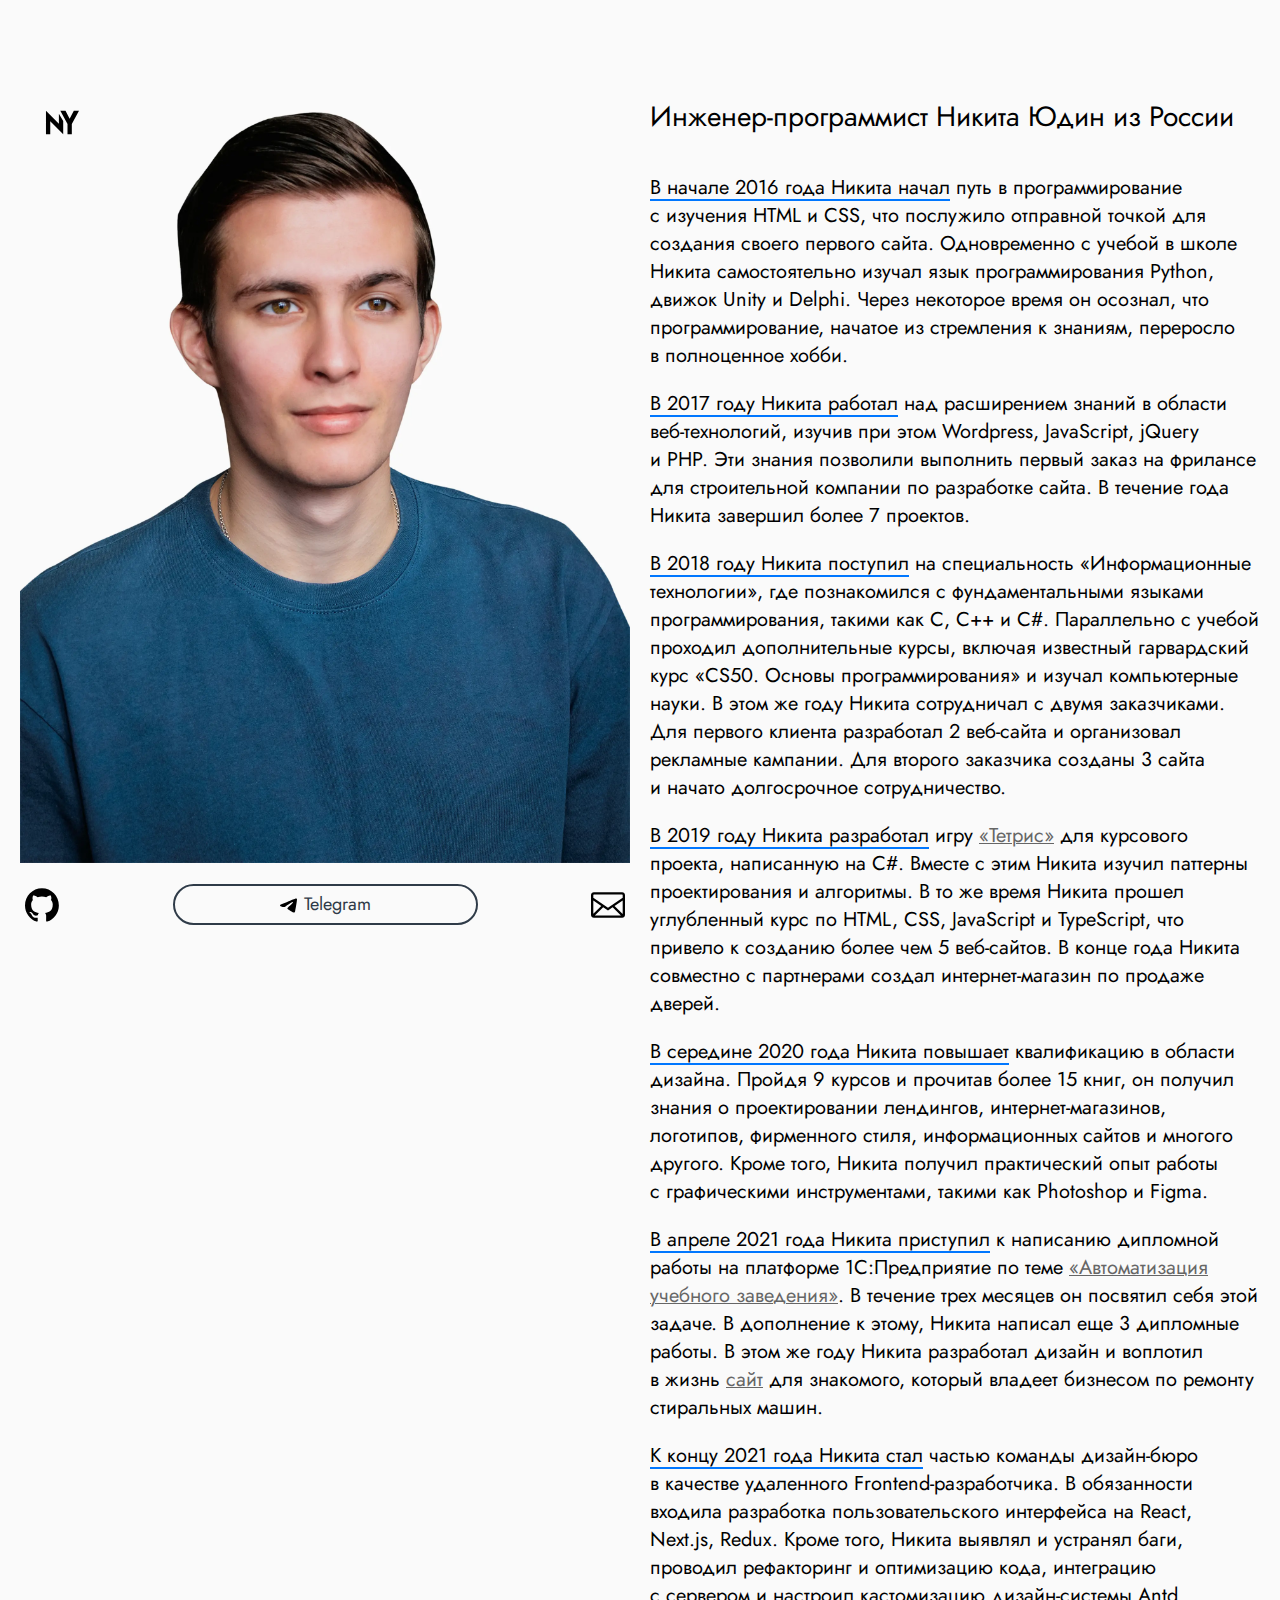
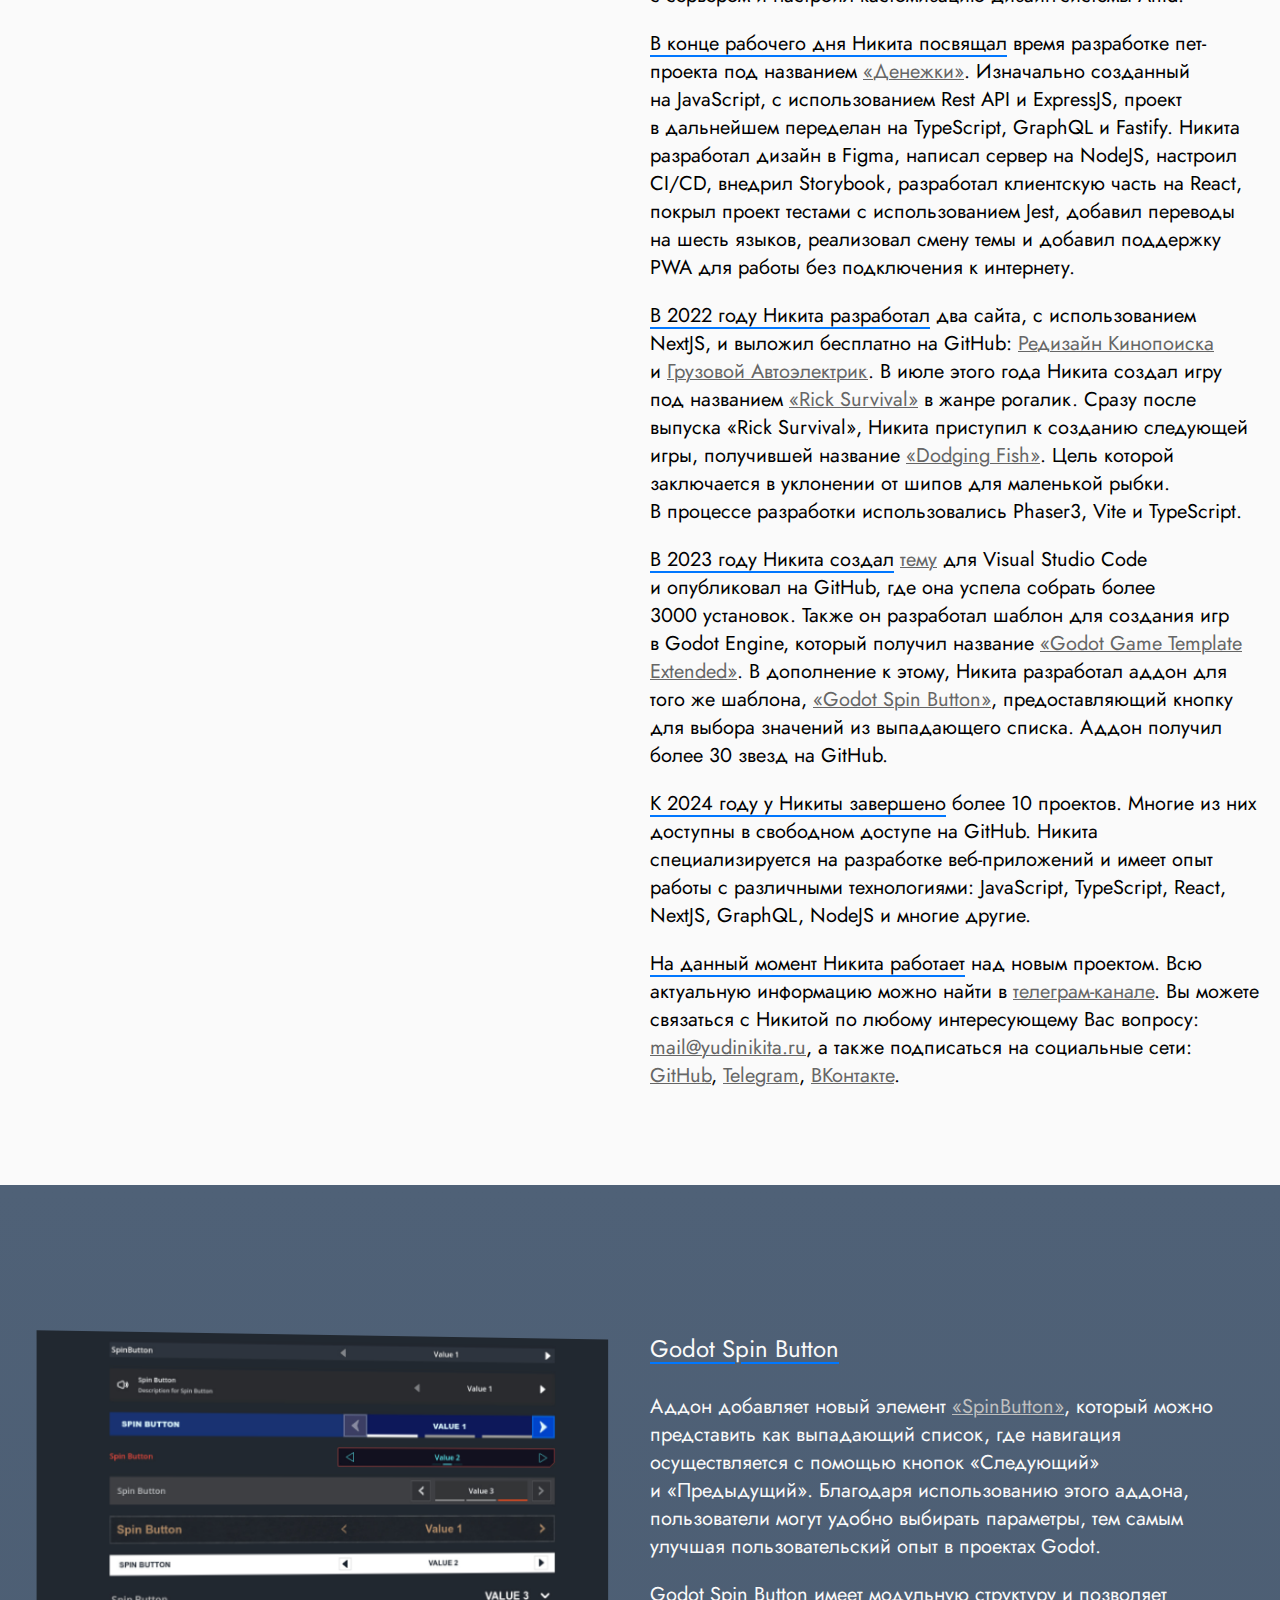
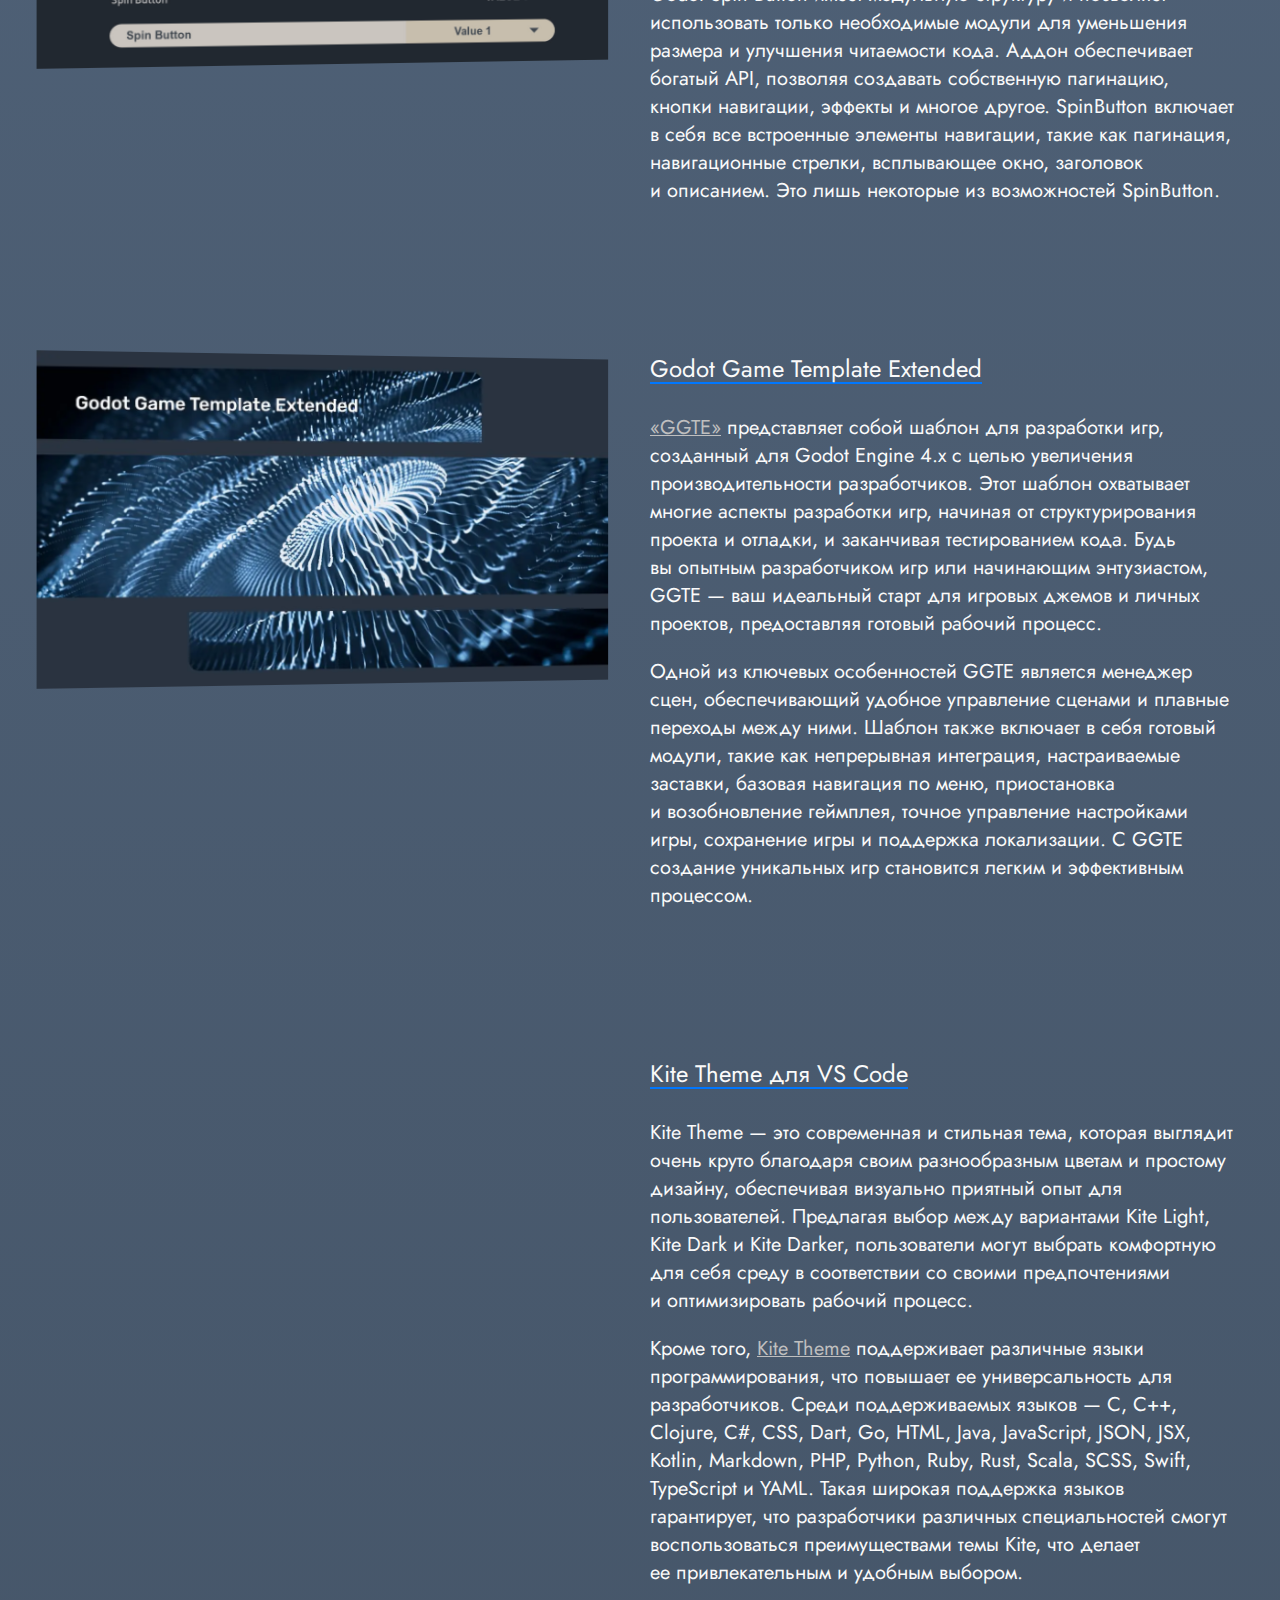
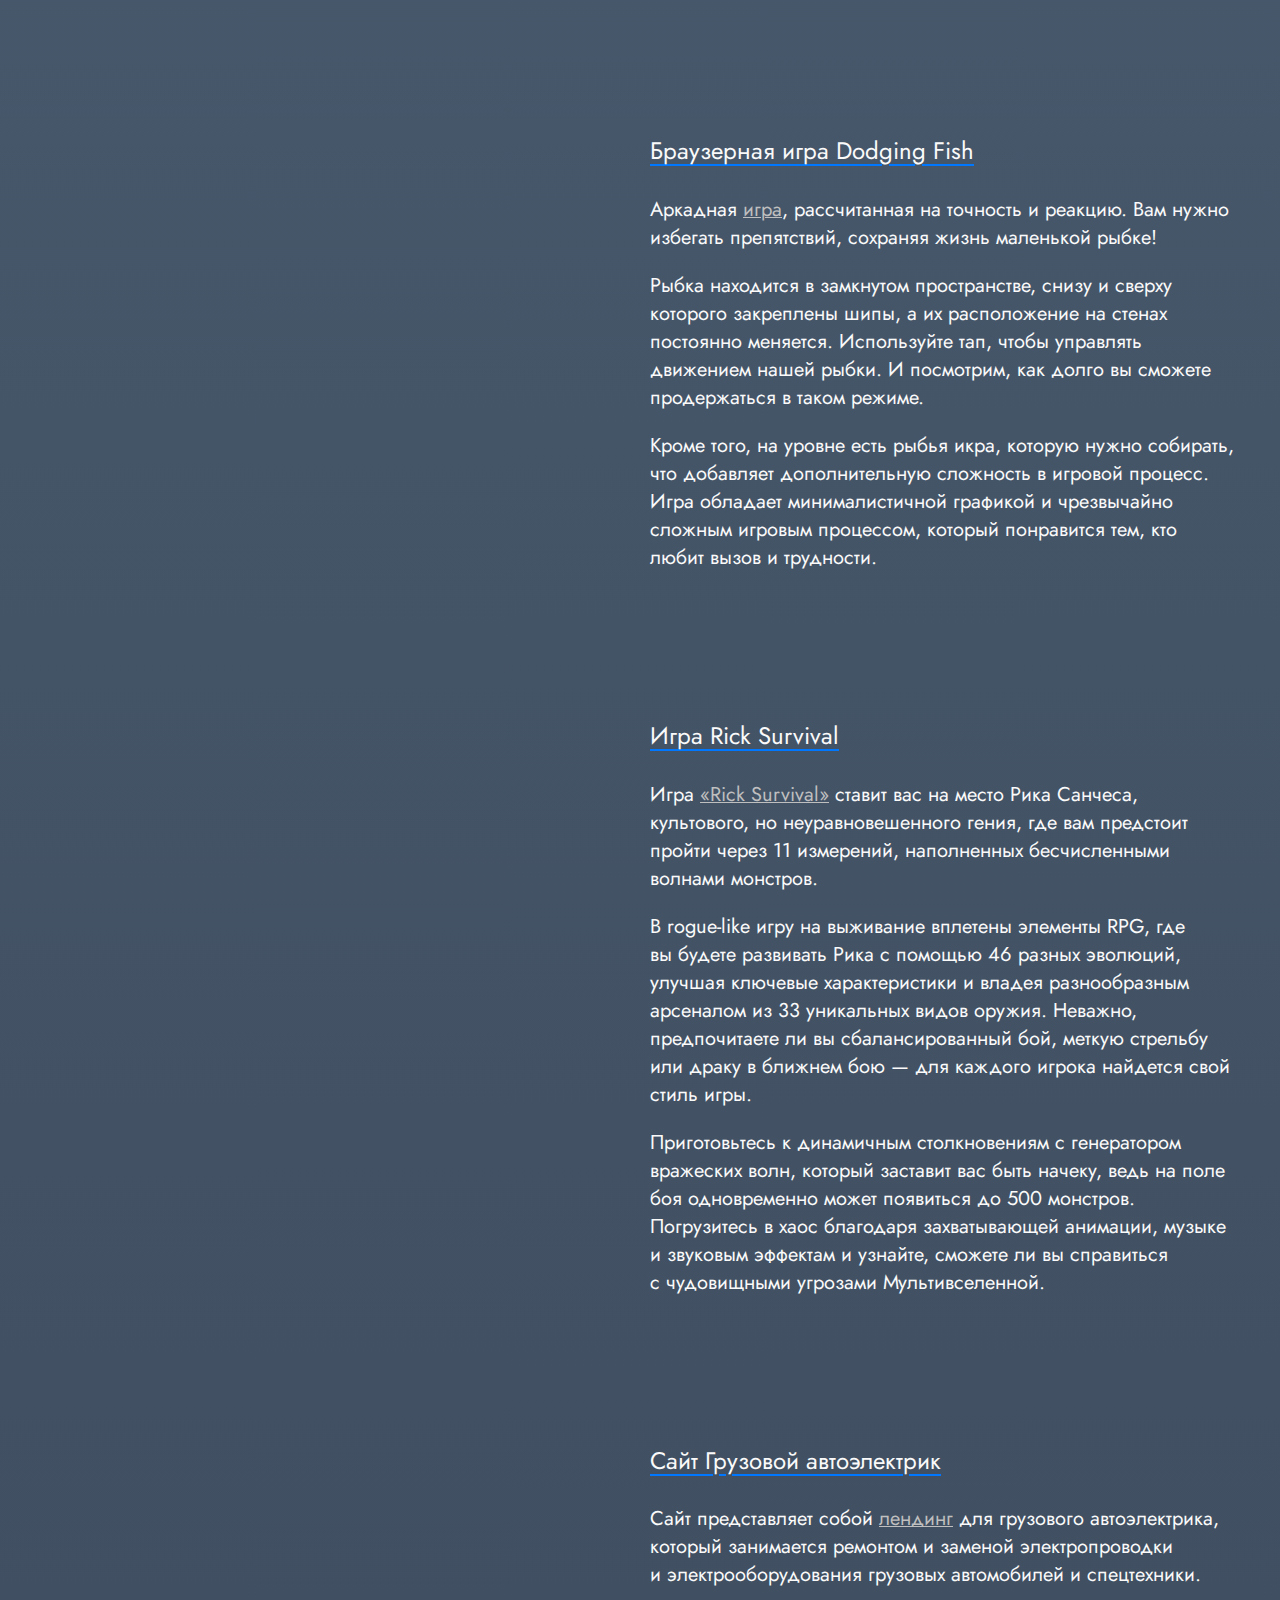
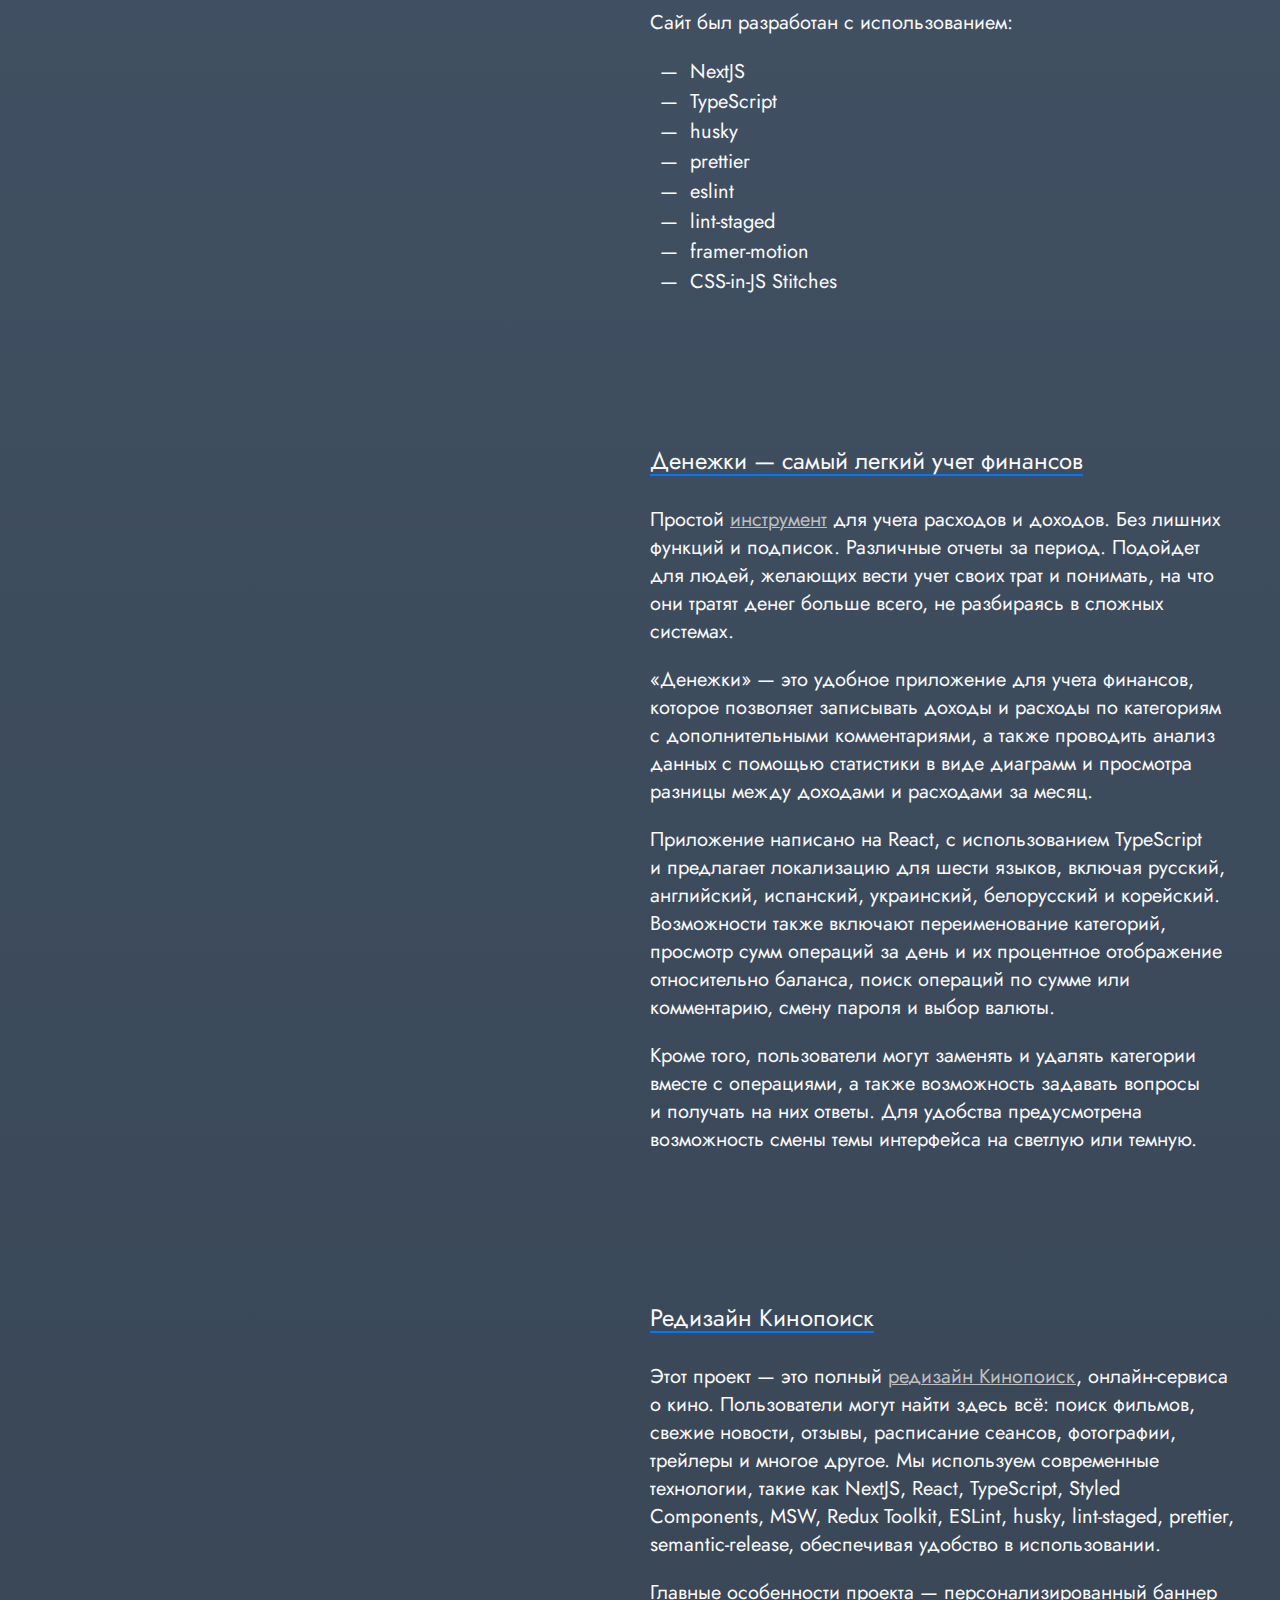
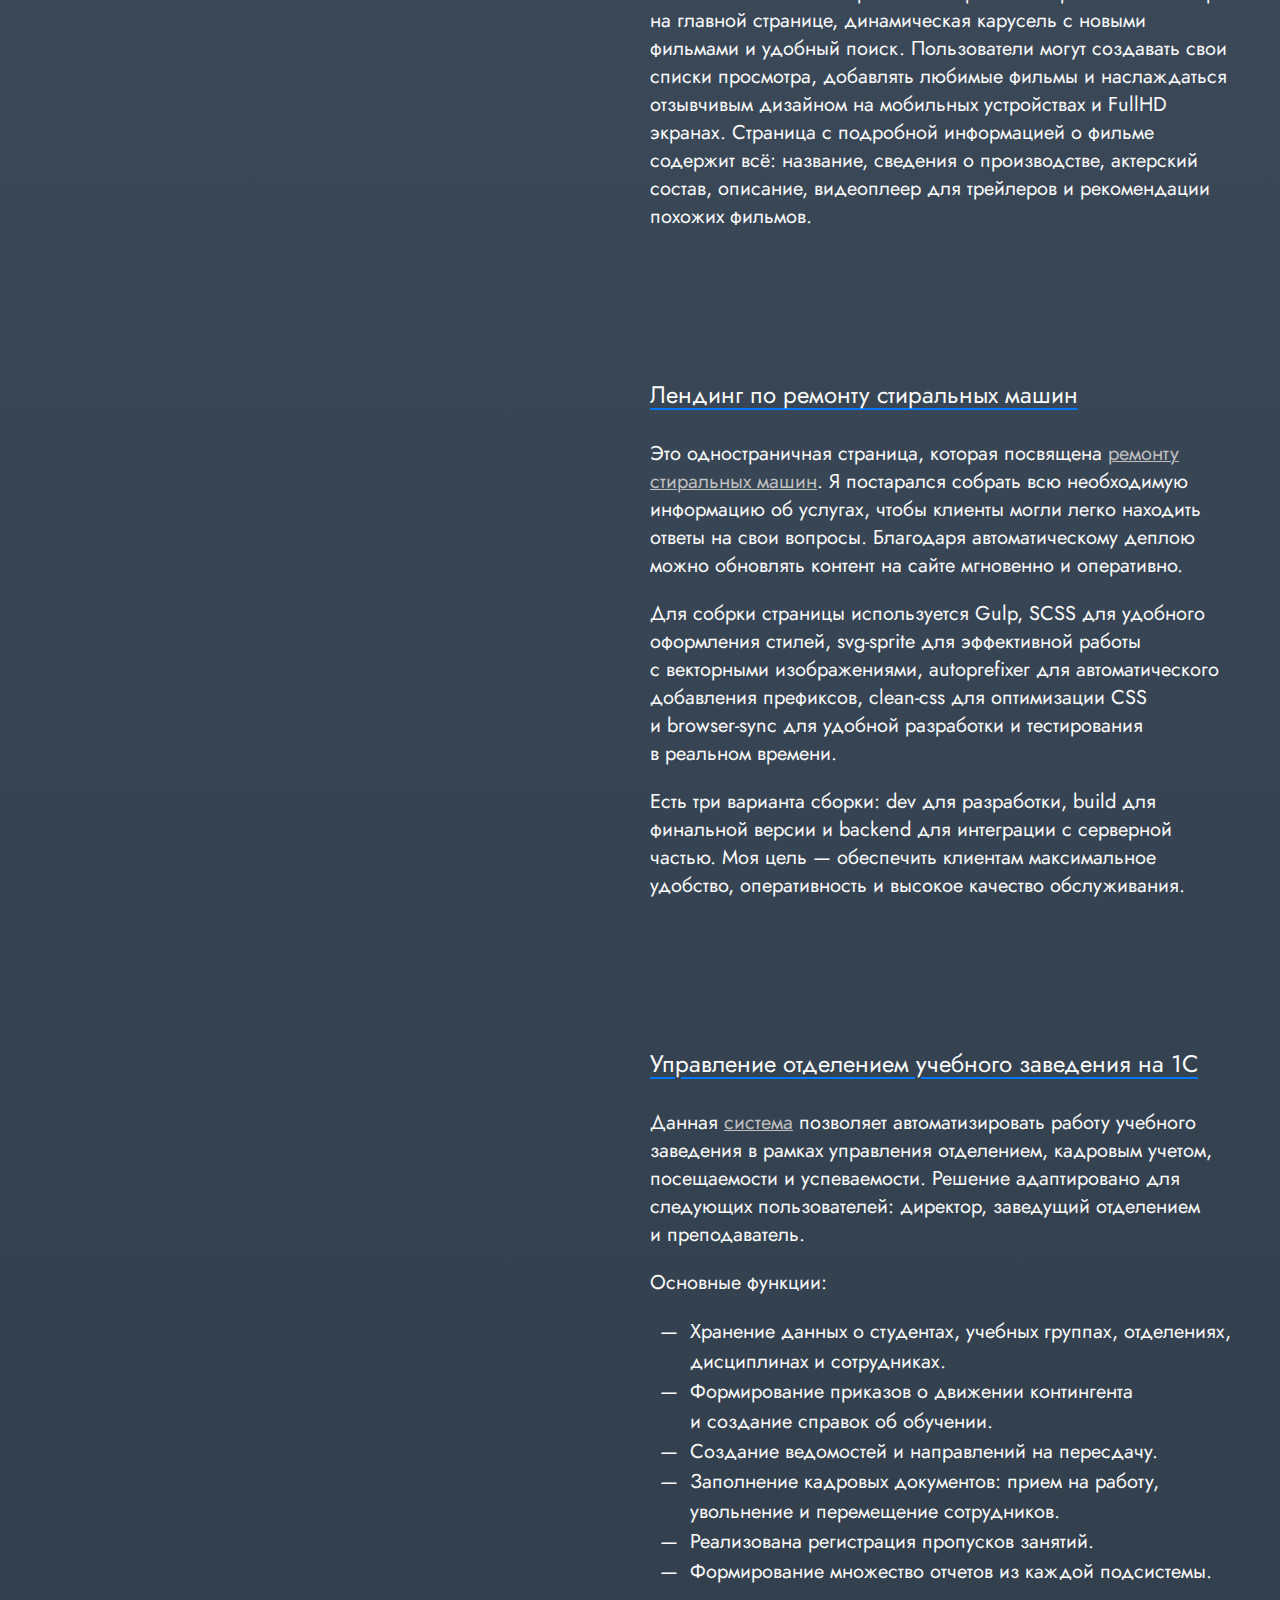
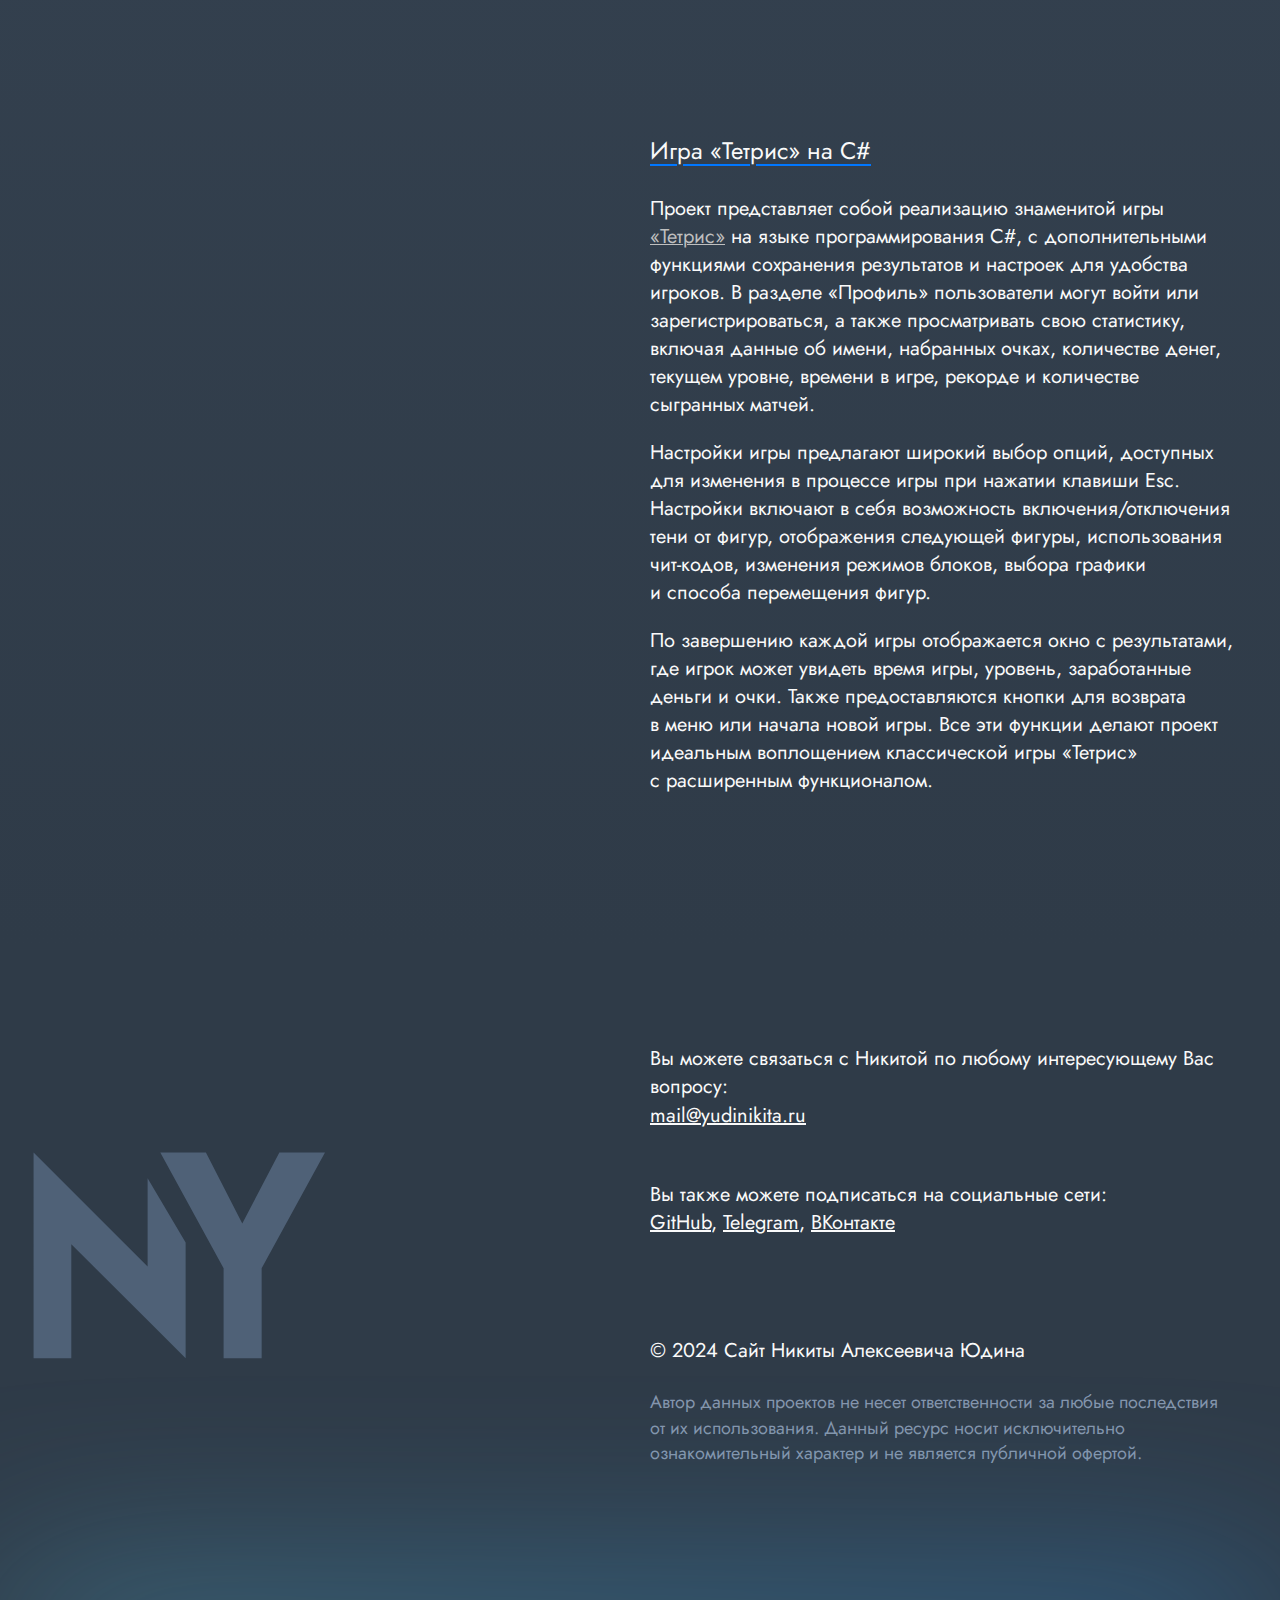
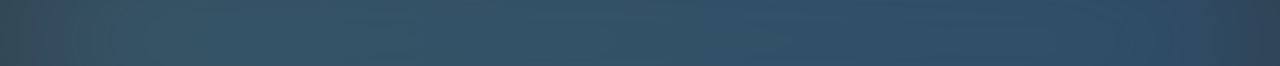
<file: index.html>
<!DOCTYPE html>
<html lang="ru" prefix="og: https://ogp.me/ns#">
  <head itemscope itemtype="http://schema.org/WPHeader">
    <meta charset="utf-8" />
    <meta name="viewport" content="width=device-width, initial-scale=1.0" />
    <meta name="theme-color" content="#4f6177" />

    <link rel="apple-touch-icon" sizes="180x180" href="/images/favicons/apple-touch-icon.png" />
    <link rel="icon" type="image/png" sizes="32x32" href="/images/favicons/favicon-32x32.png" />
    <link rel="icon" type="image/png" sizes="16x16" href="/images/favicons/favicon-16x16.png" />
    <link rel="alternate icon" type="image/png" href="/favicon.png" />
    <link rel="icon" type="image/svg+xml" href="/favicon.svg" />
    <link rel="mask-icon" href="/images/favicons/safari-pinned-tab.svg" color="#4f6177" />
    <link rel="manifest" href="/site.webmanifest" />

    <link rel="alternate" title="yudinikita.ru" href="https://yudinikita.ru/en" hreflang="en" />
    <link
      rel="alternate"
      title="Software Engineer Nikita Yudin from Russia"
      href="https://yudinikita.ru/en"
      hreflang="x-default"
    />
    <link rel="canonical" href="https://yudinikita.ru" />

    <title itemprop="headline">Инженер-программист Никита Юдин из России</title>

    <meta name="robots" content="index, follow" />
    <meta
      name="description"
      content="К 2024 году у Никиты было завершено более 10 проектов. Многие из них доступны в свободном доступе на GitHub. Никита специализируется на разработке веб-приложений и имеет опыт работы с различными технологиями. Включая JavaScript (TS), React, NextJS, GraphQL, NodeJS и многие другие."
    />
    <meta
      name="keywords"
      content="yudinikita, Никита Юдин, Россия, программист, HTML, CSS, JavaScript, TypeScript, веб-технологии, фриланс, алгоритмы, дизайн, React, Next.js, Redux, Frontend, Backend, GitHub, Rick Survival, Dodging Fish, mail@yudinikita.ru, Godot Spin Button"
    />

    <meta property="og:type" content="website" />
    <meta property="og:url" content="https://yudinikita.ru" />
    <meta property="og:site_name" content="yudinikita" />
    <meta property="og:title" content="Инженер-программист Никита Юдин из России" />
    <meta
      property="og:description"
      content="К 2024 году у Никиты было завершено более 10 проектов. Многие из них доступны в свободном доступе на GitHub. Никита специализируется на разработке веб-приложений и имеет опыт работы с различными технологиями. Включая JavaScript (TS), React, NextJS, GraphQL, NodeJS и многие другие."
    />
    <meta property="og:image" content="https://yudinikita.ru/images/social-share.jpg" />
    <meta property="og:image:alt" content="Инженер-программист Никита Юдин из России" />
    <meta property="og:image:type" content="image/png" />
    <meta property="og:image:height" content="1080" />
    <meta property="og:image:width" content="1920" />

    <meta name="twitter:site" content="@yudinikita" />
    <meta name="twitter:card" content="summary" />
    <meta name="twitter:domain" content="yudinikita.ru" />
    <meta
      name="twitter:title"
      property="og:title"
      content="Инженер-программист Никита Юдин из России"
    />
    <meta
      name="twitter:description"
      property="og:description"
      itemprop="description"
      content="К 2024 году у Никиты было завершено более 10 проектов. Многие из них доступны в свободном доступе на GitHub. Никита специализируется на разработке веб-приложений и имеет опыт работы с различными технологиями. Включая JavaScript (TS), React, NextJS, GraphQL, NodeJS и многие другие."
    />

    <script type="application/ld+json">
      {
        "@context": "https://schema.org",
        "@type": "ProfilePage",
        "dateCreated": "2024-03-07T12:00:00-00:00",
        "dateModified": "2024-03-07T12:00:00-00:00",
        "mainEntity": {
          "@type": "Person",
          "name": "Никита",
          "familyName": "Юдин",
          "additionalName": "Алексеевич",
          "alternateName": "yudinikita",
          "description": "Инженер-программист из России",
          "email": "mailto:mail@yudinikita.ru",
          "jobTitle": "Инженер-программист",
          "gender": "Male",
          "nationality": "RU",
          "url": "http://yudinikita.ru",
          "image": "https://yudinikita.ru/images/hero/hero-1920w.jpg",
          "sameAs": [
            "https://github.com/yudinikita",
            "https://t.me/yudinikita_blog",
            "https://www.linkedin.com/in/yudinikita"
          ],
          "address": {
            "@type": "PostalAddress",
            "addressCountry": "RU",
            "addressLocality": "Санкт-Петербург",
            "addressRegion": "Санкт-Петербург",
            "postalCode": "191040",
            "streetAddress": "191040 Пушкинская ул., 10"
          },
          "birthDate": "2001-04-15",
          "birthPlace": {
            "@type": "Place",
            "address": {
              "@type": "PostalAddress",
              "addressCountry": "RU",
              "addressLocality": "Рязань",
              "addressRegion": "Рязанская область",
              "postalCode": "190000"
            }
          },
          "spouse": {
            "@type": "Person",
            "name": "Елизавета",
            "familyName": "Сурова",
            "additionalName": "Евгеньевна",
            "alternateName": "Lizyyyn",
            "gender": "Female"
          }
        }
      }
    </script>

    <style type="text/css">
      @font-face {
        font-family: 'Jost';
        src: url('/fonts/Jost/Jost-Regular.eot');
        src: local('Jost Regular'), local('Jost-Regular'),
          url('/fonts/Jost/Jost-Regular.eot?#iefix') format('embedded-opentype'),
          url('/fonts/Jost/Jost-Regular.woff2') format('woff2'),
          url('/fonts/Jost/Jost-Regular.woff') format('woff'),
          url('/fonts/Jost/Jost-Regular.ttf') format('truetype');
        font-weight: 400;
        font-style: normal;
        font-display: swap;
      }
    </style>

    <style type="text/css">
      .hero__content,
      .hero__more,
      .hero__text {
        color: var(--text-invert);
      }
      .hero__header a:active svg,
      .social__button:active svg {
        fill: var(--accent-primary);
      }
      .bio__text a:active,
      .page__footer a:active,
      .project a:active,
      .social__button:active {
        color: var(--accent-primary);
      }
      :root {
        --text-primary: #2f3b48;
        --text-primary-light: #4f6177;
        --text-invert: #fafafa;
        --accent-primary: #0077ff;
        --accent-primary-dark: #0057bb;
        --background-primary: #fafafa;
        --hover-delay: 0.35s;
        --padding-base: 25px;
        --max-width: 1500px;
      }
      ::selection {
        background: var(--accent-primary);
        color: var(--text-invert);
      }
      ::-moz-selection {
        background: var(--accent-primary);
        color: var(--text-invert);
      }
      *,
      ::after,
      ::before {
        -webkit-box-sizing: border-box;
        box-sizing: border-box;
      }
      html {
        -moz-text-size-adjust: none;
        -webkit-text-size-adjust: none;
        -ms-text-size-adjust: none;
        text-size-adjust: none;
      }
      blockquote,
      body,
      dd,
      dl,
      figure,
      h1,
      h2,
      h3,
      h4,
      p {
        margin: 0;
      }
      ol[role='list'],
      ul[role='list'] {
        list-style: none;
      }
      body {
        background-color: var(--background-primary);
        min-height: 100vh;
        scroll-behavior: smooth;
        font: 20px/1.5 Jost, 'Open Sans', Arial, Helvetica, Verdana, sans-serif;
      }
      button,
      h1,
      h2,
      h3,
      h4,
      input,
      label {
        line-height: 1.2;
      }
      h1,
      h2,
      h3,
      h4 {
        text-wrap: balance;
        font-weight: 400;
      }
      p {
        line-height: 1.4;
      }
      a:not([class]) {
        -webkit-text-decoration-skip: ink;
        color: currentColor;
        text-decoration-skip-ink: auto;
      }
      button,
      input,
      select,
      textarea {
        font: inherit;
      }
      u {
        -webkit-text-decoration-color: var(--accent-primary);
        text-decoration-color: var(--accent-primary);
        text-decoration-thickness: 2px;
        text-underline-offset: 5px;
      }
      :target {
        scroll-margin-block: 5ex;
      }
      .container {
        -webkit-box-orient: inherit;
        -webkit-box-direction: inherit;
        -ms-flex-direction: inherit;
        display: inherit;
        position: inherit;
        flex-direction: inherit;
        width: 100%;
      }
      .hero__social,
      .page__main {
        -webkit-box-orient: vertical;
        -webkit-box-direction: normal;
      }
      .page__main {
        -ms-flex-direction: column;
        -webkit-box-align: center;
        -ms-flex-align: center;
        display: -webkit-box;
        display: -ms-flexbox;
        display: flex;
        flex-direction: column;
        align-items: center;
        margin: auto;
        width: 100%;
        overflow-x: clip;
        overflow-y: visible;
      }
      .hero__header,
      .hero__header a,
      .hero__social {
        display: -webkit-box;
        display: -ms-flexbox;
      }
      .hero__text {
        position: absolute;
        top: calc(100% - 320px);
        padding: 0 var(--padding-base);
        font-size: 20px;
      }
      .hero__title {
        padding-bottom: 20px;
        font-size: 7vw;
      }
      .hero__content {
        -webkit-mask-image: -webkit-gradient(
          linear,
          left top,
          left bottom,
          from(#e0e5eb),
          to(transparent)
        );
        -webkit-mask-image: linear-gradient(to bottom, #e0e5eb, transparent 100%);
        mask-image: -webkit-gradient(
          linear,
          left top,
          left bottom,
          from(#e0e5ebd0),
          to(transparent)
        );
        mask-image: linear-gradient(to bottom, #e0e5ebd0, transparent 100%);
        color: #e0e5ebd0;
        height: 150px;
      }
      .hero__more {
        -webkit-border-radius: 100px;
        -moz-border-radius: 100px;
        -webkit-transform: translate(-50%, -50%);
        -ms-transform: translate(-50%, -50%);
        -webkit-transition: background var(--hover-delay) ease-in-out;
        -o-transition: background var(--hover-delay) ease-in-out;
        position: absolute;
        bottom: 15px;
        left: 50%;
        transform: translate(-50%, -50%);
        transition: background var(--hover-delay) ease-in-out;
        margin: 0 auto;
        border: none;
        border-radius: 100px;
        background-color: var(--accent-primary);
        padding: 7px 16px;
        width: 40%;
        min-width: 150px;
        font-size: 16px;
        text-align: center;
      }
      .hero__header {
        -webkit-box-pack: justify;
        -ms-flex-pack: justify;
        display: flex;
        position: absolute;
        top: 0;
        justify-content: space-between;
        padding: 20px;
        width: 100%;
      }
      .hero__social,
      .project {
        -ms-flex-direction: column;
      }
      .hero__header a {
        display: flex;
        padding: 5px;
        height: -webkit-fit-content;
        height: -moz-fit-content;
        height: fit-content;
      }
      .hero__header a svg {
        -webkit-transition: fill var(--hover-delay) ease-in-out;
        -o-transition: fill var(--hover-delay) ease-in-out;
        transition: fill var(--hover-delay) ease-in-out;
      }
      .hero__social {
        -webkit-box-align: center;
        -ms-flex-align: center;
        display: flex;
        flex-direction: column;
        align-items: center;
        gap: 10px;
      }
      .bio__social,
      .social__button {
        display: -webkit-box;
        display: -ms-flexbox;
      }
      .hero__social .social__button {
        display: none;
      }
      .bio {
        -webkit-transition: opacity 0.75s linear, margin 0.75s linear;
        -o-transition: opacity 0.75s linear, margin 0.75s linear;
        transition: opacity 0.75s linear, margin 0.75s linear;
        padding-bottom: 50px;
      }
      .bio__text a,
      .project a {
        -webkit-transition: var(--hover-delay);
        -o-transition: var(--hover-delay);
        text-decoration-thickness: 1px;
      }
      .bio__hero {
        -webkit-animation: 0.75s ease-in-out forwards fadeIn;
        animation: 0.75s ease-in-out forwards fadeIn;
      }
      .bio__hero img {
        -webkit-animation: 0.75s ease-in-out forwards fadeInUp;
        -o-object-fit: cover;
        display: block;
        animation: 0.75s ease-in-out forwards fadeInUp;
        width: 100vw;
        height: 100vh;
        object-fit: cover;
      }
      .bio__title {
        margin-bottom: 40px;
        font-size: 7vw;
      }
      .bio__content {
        -webkit-animation: 0.75s ease-in-out forwards fadeIn;
        animation: 0.75s ease-in-out forwards fadeIn;
        padding: 0 var(--padding-base);
        padding-top: 20vh;
      }
      .bio__content p,
      .project p:not(:last-child) {
        padding-bottom: 20px;
      }
      .bio__content .social__button {
        margin-bottom: 50px;
      }
      .bio__social {
        -webkit-box-align: center;
        -ms-flex-align: center;
        display: flex;
        align-items: center;
        gap: 10px;
      }
      .bio__text,
      .footer__copyright {
        margin-bottom: 25px;
      }
      .bio__text a {
        transition: var(--hover-delay);
        color: #666;
      }
      .social__button {
        -webkit-border-radius: 100px;
        -moz-border-radius: 100px;
        -webkit-box-pack: center;
        -ms-flex-pack: center;
        -webkit-box-align: center;
        -ms-flex-align: center;
        -webkit-transition: background var(--hover-delay) ease-in-out,
          color var(--hover-delay) ease-in-out, border var(--hover-delay) ease-in-out;
        -o-transition: background var(--hover-delay) ease-in-out,
          color var(--hover-delay) ease-in-out, border var(--hover-delay) ease-in-out;
        display: flex;
        justify-content: center;
        align-items: center;
        gap: 5px;
        transition: background var(--hover-delay) ease-in-out, color var(--hover-delay) ease-in-out,
          border var(--hover-delay) ease-in-out;
        margin: auto;
        border: 2px solid var(--text-primary);
        border-radius: 100px;
        padding: 7px 16px;
        width: 80%;
        min-width: 200px;
        color: var(--text-primary);
        font-size: 18px;
        text-decoration: none;
      }
      .page__footer,
      .project {
        -webkit-box-orient: vertical;
        -webkit-box-direction: normal;
        display: -webkit-box;
        display: -ms-flexbox;
      }
      .social__button svg {
        -webkit-transition: fill var(--hover-delay) ease-in-out;
        -o-transition: fill var(--hover-delay) ease-in-out;
        transition: fill var(--hover-delay) ease-in-out;
      }
      .social__button:active {
        border-color: var(--accent-primary);
      }
      .projects {
        background: -webkit-gradient(
          linear,
          left top,
          left bottom,
          from(var(--text-primary-light)),
          to(var(--text-primary))
        );
        background: -o-linear-gradient(var(--text-primary-light), var(--text-primary));
        background: linear-gradient(var(--text-primary-light), var(--text-primary));
        width: 100%;
        color: var(--text-invert);
      }
      .project {
        display: flex;
        flex-direction: column;
        gap: 30px;
        margin-top: 100px;
        margin-bottom: 100px;
        padding: 0 var(--padding-base);
      }
      .project a {
        transition: var(--hover-delay);
        color: #bfbfbf;
      }
      .project ul {
        margin: 0;
        list-style-type: '—  ';
      }
      .footer__logo g,
      .page__footer a {
        -webkit-transition: var(--hover-delay);
        -o-transition: var(--hover-delay);
      }
      .footer__legal:active,
      .page__footer,
      .page__footer a {
        color: var(--text-invert);
      }
      .projects__title {
        margin-bottom: 25px;
        font-size: 24px;
      }
      .projects__hero img {
        display: block;
        position: relative;
        width: 100%;
        height: auto;
      }
      .page__footer {
        -ms-flex-direction: column;
        display: flex;
        position: relative;
        flex-direction: column;
        background-color: var(--text-primary);
        padding-top: 100px;
        padding-bottom: 200px;
        width: 100%;
      }
      .page__footer::after {
        -webkit-filter: blur(100px);
        -webkit-animation: 12s infinite pulseAnimation;
        position: absolute;
        bottom: 0;
        filter: blur(100px);
        animation: 12s infinite pulseAnimation;
        background: -o-linear-gradient(135deg, #77549c, var(--accent-primary), #5ac0e2);
        background: linear-gradient(-45deg, #77549c, var(--accent-primary), #5ac0e2);
        background-size: 400% 400%;
        width: 100%;
        height: 50px;
        content: '';
      }
      .page__footer a {
        transition: var(--hover-delay);
      }
      .footer__text {
        padding: 0 var(--padding-base);
      }
      .footer__hero {
        -webkit-box-align: center;
        -ms-flex-align: center;
        display: -webkit-box;
        display: -ms-flexbox;
        display: flex;
        align-items: center;
        padding: 50px var(--padding-base);
      }
      .footer__logo {
        display: block;
        width: 100%;
        height: auto;
      }
      .footer__logo svg {
        width: 20vw;
        height: auto;
      }
      .footer__logo g {
        fill: var(--text-primary-light);
        transition: var(--hover-delay);
      }
      .footer__logo:active g {
        fill: var(--background-primary);
      }
      .footer__mail {
        display: block;
        margin-bottom: 50px;
        width: -webkit-fit-content;
        width: -moz-fit-content;
        width: fit-content;
      }
      .footer__social {
        margin-bottom: 100px;
      }
      .footer__legal {
        text-wrap: balance;
        -webkit-transition: var(--hover-delay);
        -o-transition: var(--hover-delay);
        transition: var(--hover-delay);
        color: #8596ad;
        font-size: 18px;
      }
      @media (hover: hover) {
        .bio__text a:hover,
        .page__footer a:hover,
        .project a:hover,
        .social__button:hover {
          color: var(--accent-primary);
        }
        .hero__header a:hover svg,
        .social__button:hover svg {
          fill: var(--accent-primary);
        }
        .hero__more:hover {
          background-color: var(--accent-primary-dark);
        }
        .social__button:hover {
          border-color: var(--accent-primary);
        }
        .footer__logo:hover g {
          fill: var(--background-primary);
        }
        .footer__legal:hover {
          color: var(--text-invert);
        }
      }
      @media screen and (max-width: 767px) {
        .hero-show .bio__hero {
          -webkit-animation: 0.75s ease-in-out forwards fadeIn;
          animation: 0.75s ease-in-out forwards fadeIn;
        }
        .hero-show .hero__header {
          -webkit-animation: 0.75s ease-in-out forwards fadeInFromTopMobile;
          animation: 0.75s ease-in-out forwards fadeInFromTopMobile;
        }
        .hero-show .hero__more {
          -webkit-animation: 1.75s ease-in-out forwards slideInFromBottomMobile;
          animation: 1.75s ease-in-out forwards slideInFromBottomMobile;
        }
        .hero-show .hero__text {
          -webkit-animation: 1.35s ease-in-out forwards slideInFromBottom;
          animation: 1.35s ease-in-out forwards slideInFromBottom;
        }
        .hero-hide .bio__hero {
          -webkit-animation: 0.75s ease-in-out forwards fadeOut;
          position: absolute;
          opacity: 0;
          animation: 0.75s ease-in-out forwards fadeOut;
        }
        .hero-hide .bio__content {
          -webkit-animation: 1.35s ease-in-out forwards bioAppear;
          animation: 1.35s ease-in-out forwards bioAppear;
        }
      }
      @media screen and (min-width: 768px) {
        .container {
          margin: auto;
          max-width: var(--max-width);
        }
        .hero {
          display: none;
          position: absolute;
          left: -99999px;
          visibility: hidden;
          opacity: 0;
        }
        .bio {
          -ms-flex-wrap: nowrap;
          -webkit-box-pack: justify;
          -ms-flex-pack: justify;
          display: -webkit-box;
          display: -ms-flexbox;
          display: flex;
          flex-wrap: nowrap;
          justify-content: space-between;
          opacity: 1;
          margin-top: 100px;
        }
        .hero__social,
        .project {
          -ms-flex-direction: row;
          -webkit-box-orient: horizontal;
          -webkit-box-direction: normal;
        }
        .bio__hero {
          display: block;
          position: relative;
          padding: 0 10px 0 20px;
          width: 50%;
        }
        .bio__hero img {
          display: block;
          width: 100%;
          height: auto;
        }
        .bio__hero .social__logo {
          position: absolute;
          top: 0;
          left: 40px;
        }
        .hero__header {
          position: initial;
          margin-top: 20px;
          padding: 0;
        }
        .hero__social {
          -webkit-box-pack: justify;
          -ms-flex-pack: justify;
          flex-direction: row;
          justify-content: space-between;
          width: 100%;
        }
        .bio__content,
        .projects__content,
        .social__button {
          width: 50%;
        }
        .hero__more,
        .hero__text {
          display: none;
          visibility: hidden;
          opacity: 0;
        }
        .bio__title {
          font-size: 28px;
        }
        .bio__content {
          margin-top: 0;
          padding: 0 20px 0 10px;
        }
        .hero__social .social__button {
          display: -webkit-box;
          display: -ms-flexbox;
          display: flex;
        }
        .bio__content .social__button {
          display: none;
        }
        .project {
          -ms-flex-wrap: nowrap;
          -webkit-box-pack: justify;
          -ms-flex-pack: justify;
          flex-direction: row;
          flex-wrap: nowrap;
          justify-content: space-between;
          gap: 0;
          margin-top: 150px;
          margin-bottom: 150px;
        }
        .projects__hero {
          padding-right: 10px;
          padding-left: 20px;
          width: 50%;
        }
        .footer__text,
        .projects__content {
          padding-right: 20px;
          padding-left: 10px;
        }
        .projects__title {
          margin-bottom: 30px;
        }
        .projects__hero img {
          --f: 0.025;
          --_f: calc(100% * var(--f) / (1 + var(--f)));
          --_a: calc(90deg * var(--f));
          -webkit-transform: perspective(400px) translateX(0) rotateY(var(--_a));
          -webkit-clip-path: inset(0 var(--_f) 0 0);
          -webkit-transition: 0.5s;
          -o-transition: 0.5s;
          -o-object-fit: cover;
          transform: perspective(400px) translateX(0) rotateY(var(--_a));
          clip-path: inset(0 var(--_f) 0 0);
          transition: 0.5s;
          object-fit: cover;
        }
        .projects__hero img:hover {
          -webkit-transform: perspective(400px) translateX(calc(-1 * var(--_f)))
            rotateY(calc(-1 * var(--_a)));
          -webkit-clip-path: inset(0 0 0 var(--_f));
          transform: perspective(400px) translateX(calc(-1 * var(--_f)))
            rotateY(calc(-1 * var(--_a)));
          clip-path: inset(0 0 0 var(--_f));
        }
        .page__footer {
          -webkit-box-orient: horizontal;
          -webkit-box-direction: normal;
          -ms-flex-direction: row;
          -ms-flex-wrap: nowrap;
          -webkit-box-pack: justify;
          -ms-flex-pack: justify;
          display: -webkit-box;
          display: -ms-flexbox;
          display: flex;
          flex-direction: row;
          flex-wrap: nowrap;
          justify-content: space-between;
        }
        .footer__text {
          margin-left: auto;
          max-width: 50%;
        }
        .footer__logo svg {
          width: 300px;
        }
      }
      @media screen and (min-width: 1366px) {
        .bio__content,
        .bio__hero,
        .footer__text,
        .projects__content,
        .projects__hero {
          padding: 0 20px;
        }
      }
      @-webkit-keyframes fadeIn {
        from {
          opacity: 0;
        }
        to {
          opacity: 1;
        }
      }
      @keyframes fadeIn {
        from {
          opacity: 0;
        }
        to {
          opacity: 1;
        }
      }
      @-webkit-keyframes fadeOut {
        from {
          opacity: 1;
        }
        to {
          opacity: 0;
        }
      }
      @keyframes fadeOut {
        from {
          opacity: 1;
        }
        to {
          opacity: 0;
        }
      }
      @-webkit-keyframes fadeInUp {
        from {
          -webkit-clip-path: polygon(0 0, 100% 0, 100% 0, 0 0);
          clip-path: polygon(0 0, 100% 0, 100% 0, 0 0);
        }
        to {
          -webkit-clip-path: polygon(0 0, 100% 0, 100% 100%, 0 100%);
          clip-path: polygon(0 0, 100% 0, 100% 100%, 0 100%);
        }
      }
      @keyframes fadeInUp {
        from {
          -webkit-clip-path: polygon(0 0, 100% 0, 100% 0, 0 0);
          clip-path: polygon(0 0, 100% 0, 100% 0, 0 0);
        }
        to {
          -webkit-clip-path: polygon(0 0, 100% 0, 100% 100%, 0 100%);
          clip-path: polygon(0 0, 100% 0, 100% 100%, 0 100%);
        }
      }
      @-webkit-keyframes slideInFromBottom {
        from {
          top: 50%;
        }
        to {
          top: calc(100% - 320px);
        }
      }
      @keyframes slideInFromBottom {
        from {
          top: 50%;
        }
        to {
          top: calc(100% - 320px);
        }
      }
      @-webkit-keyframes bioAppear {
        0% {
          opacity: 0;
          padding-top: 100vh;
        }
        50% {
          opacity: 1;
        }
        100% {
          padding-top: 20vh;
        }
      }
      @keyframes bioAppear {
        0% {
          opacity: 0;
          padding-top: 100vh;
        }
        50% {
          opacity: 1;
        }
        100% {
          padding-top: 20vh;
        }
      }
      @-webkit-keyframes slideInFromBottomMobile {
        from {
          bottom: -150px;
          opacity: 0;
        }
        to {
          bottom: 15px;
          opacity: 1;
        }
      }
      @keyframes slideInFromBottomMobile {
        from {
          bottom: -150px;
          opacity: 0;
        }
        to {
          bottom: 15px;
          opacity: 1;
        }
      }
      @-webkit-keyframes fadeInFromTopMobile {
        from {
          top: -7vh;
          opacity: 0;
        }
        to {
          top: 0;
          opacity: 1;
        }
      }
      @keyframes fadeInFromTopMobile {
        from {
          top: -7vh;
          opacity: 0;
        }
        to {
          top: 0;
          opacity: 1;
        }
      }
      @-webkit-keyframes pulseAnimation {
        0%,
        100% {
          background-position: 0 50%;
        }
        70% {
          background-position: 100% 50%;
        }
      }
      @keyframes pulseAnimation {
        0%,
        100% {
          background-position: 0 50%;
        }
        70% {
          background-position: 100% 50%;
        }
      }
    </style>

    <script type="text/javascript" defer>
      const SCROLL_THRESHOLD = 50,
        applyEffect = () => {
          const o = window.scrollY,
            e = document.querySelector('.bio');
          o >= 50
            ? (e.classList.add('hero-hide'), e.classList.remove('hero-show'))
            : (e.classList.remove('hero-hide'), e.classList.add('hero-show'));
        },
        scrollToThreshold = () => {
          window.scrollTo({ top: 50, behavior: 'smooth' });
        },
        onLoad = () => {
          applyEffect();
        },
        onScroll = () => {
          applyEffect();
        },
        onClickMore = () => {
          window.scrollTo({ top: 50, behavior: 'smooth' });
        };
      addEventListener('load', onLoad), addEventListener('scroll', onScroll);
    </script>
  </head>
  <body>
    <div id="root" class="page">
      <main id="content" class="page__main" role="main">
        <section class="bio">
          <div class="container">
            <section class="bio__hero">
              <picture>
                <source
                  type="image/webp"
                  sizes=" (max-width: 768px) 768px,
                          (max-width: 1120px) 1120px,
                          (max-width: 1920px) 1920px,
                          (max-width: 2680px) 2680px,
                          (max-width: 3440px) 3440px,
                          100vw"
                  srcset="
                    /images/hero/hero-768w.webp   768w,
                    /images/hero/hero-1120w.webp 1120w,
                    /images/hero/hero-1920w.webp 1920w,
                    /images/hero/hero-2680w.webp 2680w,
                    /images/hero/hero-3440w.webp 3440w
                  "
                />
                <img
                  srcset="
                    /images/hero/hero-3440w.jpg 3440w,
                    /images/hero/hero-2680w.jpg 2680w,
                    /images/hero/hero-1920w.jpg 1920w,
                    /images/hero/hero-1120w.jpg 1120w,
                    /images/hero/hero-768w.jpg   768w
                  "
                  sizes=" (max-width: 768px) 768px,
                          (max-width: 1120px) 1120px,
                          (max-width: 1920px) 1920px,
                          (max-width: 2680px) 2680px,
                          (max-width: 3440px) 3440px,
                          100vw"
                  src="/images/hero/hero-768px.jpg"
                  alt="Фото Юдина Никиты"
                  title="Инженер-программист Никита Юдин из России"
                  width="768"
                  height="960"
                />
              </picture>
              <header
                class="hero__header"
                itemscope
                itemtype="http://schema.org/SiteNavigationElement"
              >
                <a
                  class="social__logo"
                  itemprop="url"
                  href="https://t.me/yudinikita_blog"
                  target="_blank"
                  rel="noopener noreferrer"
                  title="Открыть Telegram канал Никиты Юдина"
                >
                  <svg
                    xmlns="http://www.w3.org/2000/svg"
                    xmlns:xlink="http://www.w3.org/1999/xlink"
                    width="34"
                    height="34"
                    viewbox="0 0 35 35"
                    role="img"
                  >
                    <title>Логотип Никиты Юдина</title>
                    <defs>
                      <clippath id="bb">
                        <use xlink:href="#aa" fill-rule="evenodd" clip-rule="evenodd" />
                      </clippath>
                      <path id="aa" d="M36 0v36H0V0h36Z" />
                    </defs>
                    <path fill="none" d="M36 0v36H0V0h36Z" />
                    <g fill-rule="evenodd" clip-path="url(#b)" transform="translate(1 6)">
                      <path
                        d="M0 24h4.403V10.703L17.74 24V10.5L13.304 3v10.297L0 0v24ZM22.169 24h4.443l-.003-10.477L34 0h-5.324L24.35 8.283 20.107 0h-5.324l7.386 13.523V24Z"
                      />
                    </g>
                  </svg>
                </a>
                <div class="hero__social">
                  <a
                    class="social__github"
                    itemprop="url"
                    href="https://github.com/yudinikita"
                    target="_blank"
                    rel="noopener noreferrer"
                    title="Открыть профиль GitHub Никиты Юдина"
                  >
                    <svg
                      xmlns="http://www.w3.org/2000/svg"
                      width="34"
                      height="34"
                      viewBox="0 0 98 96"
                      role="img"
                    >
                      <path
                        fill-rule="evenodd"
                        d="M48.854 0C21.839 0 0 22 0 49.217c0 21.756 13.993 40.172 33.405 46.69 2.427.49 3.316-1.059 3.316-2.362 0-1.141-.08-5.052-.08-9.127-13.59 2.934-16.42-5.867-16.42-5.867-2.184-5.704-5.42-7.17-5.42-7.17-4.448-3.015.324-3.015.324-3.015 4.934.326 7.523 5.052 7.523 5.052 4.367 7.496 11.404 5.378 14.235 4.074.404-3.178 1.699-5.378 3.074-6.6-10.839-1.141-22.243-5.378-22.243-24.283 0-5.378 1.94-9.778 5.014-13.2-.485-1.222-2.184-6.275.486-13.038 0 0 4.125-1.304 13.426 5.052a46.97 46.97 0 0 1 12.214-1.63c4.125 0 8.33.571 12.213 1.63 9.302-6.356 13.427-5.052 13.427-5.052 2.67 6.763.97 11.816.485 13.038 3.155 3.422 5.015 7.822 5.015 13.2 0 18.905-11.404 23.06-22.324 24.283 1.78 1.548 3.316 4.481 3.316 9.126 0 6.6-.08 11.897-.08 13.526 0 1.304.89 2.853 3.316 2.364 19.412-6.52 33.405-24.935 33.405-46.691C97.707 22 75.788 0 48.854 0z"
                        clip-rule="evenodd"
                      />
                    </svg>
                  </a>
                  <a
                    class="social__button"
                    href="https://t.me/yudinikita_blog"
                    target="_blank"
                    rel="noopener noreferrer"
                    title="Открыть канал Никиты Юдина в Telegram"
                  >
                    <svg
                      xmlns="http://www.w3.org/2000/svg"
                      width="20"
                      height="20"
                      viewBox="0 0 20 20"
                      role="img"
                    >
                      <path
                        d="m1.77404283
                  9.58769086c4.67714245-1.99564845 7.79596997-3.31130205 9.35648257-3.9469608
                  4.4555806-1.81493491 5.381412-2.13020854
                  5.984856-2.14061906.1327219-.0022897.4294781.02992311.6217044.18267827.162312.12898346.2069705.30322179.2283411.42551228.0213705.12229049.047982.40087134.0268279.61854631-.2414495
                  2.48450744-1.2861975 8.51375174-1.817706 11.29644264-.2249011 1.1774608-.6709749
                  1.4294697-1.0996928
                  1.4681058-.9317032.0839651-1.6359598-.4602232-2.5383599-1.0395344-1.412078-.9065075-1.9311138-1.1506648-3.30178003-2.0352487-1.58404193-1.0222898-.71982554-1.5573792.18291533-2.4756292.23625159-.2403103
                  4.3705401-3.98382431
                  4.4499945-4.31554914.0099371-.04148774-.12607-.45629906-.2198814-.53795815s-.2322689-.05373486-.3321837-.03152647c-.1416262.03147972-2.397439
                  1.49167812-6.76743852
                  4.38059516-.64030496.4305972-1.22027332.6403987-1.73990507.6294043-.5728523-.0121204-1.67479033-.3172064-2.49396798-.5779863-1.00475474-.3198572-1.37564449-.4704946-1.30610794-1.013711.03621894-.2829407.29151946-.57846124.76590154-.88656154z"
                        fill-rule="evenodd"
                      />
                    </svg>
                    <span>Telegram</span>
                  </a>
                  <a
                    class="social__mail"
                    itemprop="url"
                    href="mailto:mail@yudinikita.ru?"
                    title="Написать на почту Никите Юдину"
                  >
                    <svg
                      xmlns="http://www.w3.org/2000/svg"
                      width="34"
                      height="34"
                      viewBox="0 0 20 20"
                      role="img"
                    >
                      <path
                        fill-rule="evenodd"
                        d="M18.333 2.5c.92 0 1.667.746 1.667 1.667v11.666c0 .92-.746 1.667-1.667 1.667H1.667C.747 17.5 0 16.754 0 15.833V4.167C0 3.247.746 2.5 1.667 2.5h16.666ZM7.168 11.328l-4.91 4.852h15.325l-4.857-4.802L10 13.265l-2.832-1.937ZM18.64 7.292l-4.796 3.316 4.796 4.736V7.292Zm-17.279.061v7.836l4.686-4.631-4.686-3.205Zm16.956-3.532H1.698a.358.358 0 0 0-.25.086.26.26 0 0 0-.085.222v1.62L10 11.656l8.644-5.965V4.199c.001-.134-.03-.231-.092-.292a.306.306 0 0 0-.234-.086Z"
                      />
                    </svg>
                  </a>
                </div>
              </header>
              <article class="hero__text" aria-hidden="true">
                <h1 class="hero__title">Инженер-программист Никита Юдин из&nbsp;России</h1>
                <div class="hero__content">
                  <p>
                    К&nbsp;2024 году у&nbsp;Никиты было завершено более 10&nbsp;проектов. Многие
                    из&nbsp;них доступны в&nbsp;свободном доступе на&nbsp;GitHub. Никита
                    специализируется на&nbsp;разработке веб-приложений и&nbsp;имеет опыт работы
                    с&nbsp;различными технологиями.
                  </p>
                </div>
              </article>
              <button
                class="hero__more"
                type="button"
                aria-label="Узнать подробнее биографию Никиты Юдина"
                title="Узнать подробнее биографию Никиты Юдина"
                onclick="onClickMore()"
              >
                <span>Подробнее</span>
              </button>
            </section>
            <article class="bio__content">
              <h1 class="bio__title">Инженер-программист Никита Юдин из&nbsp;России</h1>
              <div class="bio__text">
                <p>
                  <u>В&nbsp;начале 2016 года Никита начал</u> путь в&nbsp;программирование
                  с&nbsp;изучения HTML и&nbsp;CSS, что послужило отправной точкой для создания
                  своего первого сайта. Одновременно с&nbsp;учебой в&nbsp;школе Никита
                  самостоятельно изучал язык программирования Python, движок Unity и&nbsp;Delphi.
                  Через некоторое время он&nbsp;осознал, что программирование, начатое
                  из&nbsp;стремления к&nbsp;знаниям, переросло в&nbsp;полноценное хобби.
                </p>
                <p>
                  <u>В&nbsp;2017 году Никита работал</u> над расширением знаний в&nbsp;области
                  веб-технологий, изучив при этом Wordpress, JavaScript, jQuery и&nbsp;PHP. Эти
                  знания позволили выполнить первый заказ на&nbsp;фрилансе для строительной компании
                  по&nbsp;разработке сайта. В&nbsp;течение года Никита завершил более
                  7&nbsp;проектов.
                </p>
                <p>
                  <u>В&nbsp;2018 году Никита поступил</u> на&nbsp;специальность
                  &laquo;Информационные технологии&raquo;, где познакомился с&nbsp;фундаментальными
                  языками программирования, такими как C, C++&nbsp;и&nbsp;C#. Параллельно
                  с&nbsp;учебой проходил дополнительные курсы, включая известный гарвардский курс
                  &laquo;CS50. Основы программирования&raquo; и&nbsp;изучал компьютерные науки.
                  В&nbsp;этом&nbsp;же году Никита сотрудничал с&nbsp;двумя заказчиками. Для первого
                  клиента разработал 2&nbsp;веб-сайта и&nbsp;организовал рекламные кампании. Для
                  второго заказчика созданы 3&nbsp;сайта и&nbsp;начато долгосрочное сотрудничество.
                </p>
                <p>
                  <u>В&nbsp;2019 году Никита разработал</u> игру
                  <a
                    href="https://github.com/yudinikita/tetris-oop"
                    target="_blank"
                    rel="noopener noreferrer"
                    title="Открыть репозиторий Тетриса на GitHub"
                    >&laquo;Тетрис&raquo;</a
                  >
                  для курсового проекта, написанную на C#. Вместе с&nbsp;этим Никита изучил паттерны
                  проектирования и&nbsp;алгоритмы. В&nbsp;то&nbsp;же время Никита прошел углубленный
                  курс по&nbsp;HTML, CSS, JavaScript и&nbsp;TypeScript, что привело к&nbsp;созданию
                  более чем 5&nbsp;веб-сайтов. В&nbsp;конце года Никита совместно с&nbsp;партнерами
                  создал интернет-магазин по&nbsp;продаже дверей.
                </p>
                <p>
                  <u>В&nbsp;середине 2020 года Никита повышает</u> квалификацию в&nbsp;области
                  дизайна. Пройдя 9&nbsp;курсов и&nbsp;прочитав более 15&nbsp;книг, он&nbsp;получил
                  знания о&nbsp;проектировании лендингов, интернет-магазинов, логотипов, фирменного
                  стиля, информационных сайтов и&nbsp;многого другого. Кроме того, Никита получил
                  практический опыт работы с&nbsp;графическими инструментами, такими как Photoshop
                  и&nbsp;Figma.
                </p>
                <p>
                  <u>В&nbsp;апреле 2021 года Никита приступил</u> к&nbsp;написанию дипломной работы
                  на&nbsp;платформе 1С:Предприятие по&nbsp;теме
                  <a
                    href="https://github.com/yudinikita/1c-enterprise-college"
                    target="_blank"
                    rel="noopener noreferrer"
                    title="Открыть репозиторий автоматизацию учебного заведения на GitHub"
                    >&laquo;Автоматизация учебного заведения&raquo;</a
                  >. В&nbsp;течение трех месяцев он&nbsp;посвятил себя этой задаче.
                  В&nbsp;дополнение к&nbsp;этому, Никита написал еще 3&nbsp;дипломные работы.
                  В&nbsp;этом&nbsp;же году Никита разработал дизайн и&nbsp;воплотил в&nbsp;жизнь
                  <a
                    href="https://github.com/yudinikita/s-equipment-repair"
                    target="_blank"
                    rel="noopener noreferrer"
                    title="Открыть репозиторий сайта по ремонту стиральных машин на GitHub"
                    >сайт</a
                  >
                  для знакомого, который владеет бизнесом по&nbsp;ремонту стиральных машин.
                </p>
                <p>
                  <u>К&nbsp;концу 2021 года Никита стал</u> частью команды дизайн-бюро
                  в&nbsp;качестве удаленного Frontend-разработчика. В&nbsp;обязанности входила
                  разработка пользовательского интерфейса на&nbsp;React, Next.js, Redux. Кроме того,
                  Никита выявлял и&nbsp;устранял баги, проводил рефакторинг и&nbsp;оптимизацию кода,
                  интеграцию с&nbsp;сервером и&nbsp;настроил кастомизацию дизайн-системы Antd.
                </p>
                <p>
                  <u>В&nbsp;конце рабочего дня Никита посвящал</u> время разработке пет-проекта под
                  названием
                  <a
                    href="https://github.com/yudinikita/expense-tracker"
                    target="_blank"
                    rel="noopener noreferrer"
                    title="Открыть репозиторий проекта Денежки на GitHub"
                    >&laquo;Денежки&raquo;</a
                  >. Изначально созданный на&nbsp;JavaScript, с&nbsp;использованием Rest API
                  и&nbsp;ExpressJS, проект в&nbsp;дальнейшем переделан на&nbsp;TypeScript, GraphQL
                  и&nbsp;Fastify. Никита разработал дизайн в&nbsp;Figma, написал сервер
                  на&nbsp;NodeJS, настроил CI/CD, внедрил Storybook, разработал клиентскую часть
                  на&nbsp;React, покрыл проект тестами с&nbsp;использованием Jest, добавил переводы
                  на&nbsp;шесть языков, реализовал смену темы и&nbsp;добавил поддержку PWA для
                  работы без подключения к&nbsp;интернету.
                </p>
                <p>
                  <u>В&nbsp;2022 году Никита разработал</u> два сайта, с&nbsp;использованием NextJS,
                  и&nbsp;выложил бесплатно на&nbsp;GitHub:
                  <a
                    href="https://github.com/yudinikita/kinopoisk"
                    target="_blank"
                    rel="noopener noreferrer"
                    title="Открыть репозиторий сайта Редизайн Кинопоиска на GitHub"
                    >Редизайн Кинопоиска</a
                  >
                  и&nbsp;<a
                    href="https://github.com/yudinikita/gruzelectric"
                    target="_blank"
                    rel="noopener noreferrer"
                    title="Открыть репозиторий сайта Грузового Автоэлектрика на GitHub"
                    >Грузовой Автоэлектрик</a
                  >. В&nbsp;июле этого года Никита создал игру под названием
                  <a
                    href="https://github.com/yudinikita/rick-survival"
                    target="_blank"
                    rel="noopener noreferrer"
                    title="Открыть репозиторий игры Rick Survival на GitHub"
                    >&laquo;Rick Survival&raquo;</a
                  >
                  в&nbsp;жанре рогалик. Сразу после выпуска &laquo;Rick Survival&raquo;, Никита
                  приступил к&nbsp;созданию следующей игры, получившей название
                  <a
                    href="https://github.com/yudinikita/dodging-fish"
                    target="_blank"
                    rel="noopener noreferrer"
                    title="Открыть репозиторий игры Dodging Fish на GitHub"
                    >&laquo;Dodging Fish&raquo;</a
                  >. Цель которой заключается в&nbsp;уклонении от&nbsp;шипов для маленькой рыбки.
                  В&nbsp;процессе разработки использовались Phaser3, Vite и&nbsp;TypeScript.
                </p>
                <p>
                  <u>В&nbsp;2023 году Никита создал</u>
                  <a
                    href="https://github.com/yudinikita/vscode-theme-kite"
                    target="_blank"
                    rel="noopener noreferrer"
                    title="Открыть репозиторий темы Kite Theme for VS Code на GitHub"
                    >тему</a
                  >
                  для Visual Studio Code и&nbsp;опубликовал на&nbsp;GitHub, где она успела собрать
                  более 3000&nbsp;установок. Также он&nbsp;разработал шаблон для создания игр
                  в&nbsp;Godot Engine, который получил название
                  <a
                    href="https://github.com/yudinikita/godot-game-template-extended"
                    target="_blank"
                    rel="noopener noreferrer"
                    title="Открыть репозиторий шаблона Godot Game Template Extended на GitHub"
                    >&laquo;Godot Game Template Extended&raquo;</a
                  >. В&nbsp;дополнение к&nbsp;этому, Никита разработал аддон для того&nbsp;же
                  шаблона,
                  <a
                    href="https://github.com/yudinikita/godot-spin-button"
                    target="_blank"
                    rel="noopener noreferrer"
                    title="Открыть репозиторий аддона Godot Spin Button на GitHub"
                    >&laquo;Godot Spin Button&raquo;</a
                  >, предоставляющий кнопку для выбора значений из&nbsp;выпадающего списка. Аддон
                  получил более 30&nbsp;звезд на&nbsp;GitHub.
                </p>
                <p>
                  <u>К&nbsp;2024 году у&nbsp;Никиты завершено</u> более 10&nbsp;проектов. Многие
                  из&nbsp;них доступны в&nbsp;свободном доступе на&nbsp;GitHub. Никита
                  специализируется на&nbsp;разработке веб-приложений и&nbsp;имеет опыт работы
                  с&nbsp;различными технологиями: JavaScript, TypeScript, React, NextJS, GraphQL,
                  NodeJS и&nbsp;многие другие.
                </p>
                <p>
                  <u>На&nbsp;данный момент Никита работает</u> над новым проектом. Всю актуальную
                  информацию можно найти в&nbsp;<a
                    href="https://t.me/yudinikita_blog"
                    target="_blank"
                    rel="noopener noreferrer"
                    title="Открыть телеграм-канал Никиты Юдина"
                    >телеграм-канале</a
                  >. Вы&nbsp;можете связаться с&nbsp;Никитой по&nbsp;любому интересующему Вас
                  вопросу:
                  <a
                    href="mailto:mail@yudinikita.ru?"
                    target="_blank"
                    rel="noopener noreferrer"
                    title="Написать на почту Никите Юдину"
                    >mail@yudinikita.ru</a
                  >, а&nbsp;также подписаться на&nbsp;социальные сети:
                  <a
                    href="https://github.com/yudinikita"
                    target="_blank"
                    rel="noopener noreferrer"
                    title="Открыть страницу Никиты Юдина на GitHub"
                    >GitHub</a
                  >,
                  <a
                    href="https://t.me/yudinikita_blog"
                    target="_blank"
                    rel="noopener noreferrer"
                    title="Открыть телеграм-канал Никиты Юдина"
                    >Telegram</a
                  >,
                  <a
                    href="https://vk.ru/yudinikita"
                    target="_blank"
                    rel="noopener noreferrer"
                    title="Открыть страницу Никиты Юдина во ВКонтакте"
                    >ВКонтакте</a
                  >.
                </p>
              </div>
              <a
                class="social__button"
                href="https://t.me/yudinikita_blog"
                target="_blank"
                rel="noopener noreferrer"
              >
                <svg
                  xmlns="http://www.w3.org/2000/svg"
                  width="20"
                  height="20"
                  viewBox="0 0 20 20"
                  role="img"
                >
                  <path
                    d="m1.77404283
              9.58769086c4.67714245-1.99564845 7.79596997-3.31130205 9.35648257-3.9469608
              4.4555806-1.81493491 5.381412-2.13020854
              5.984856-2.14061906.1327219-.0022897.4294781.02992311.6217044.18267827.162312.12898346.2069705.30322179.2283411.42551228.0213705.12229049.047982.40087134.0268279.61854631-.2414495
              2.48450744-1.2861975 8.51375174-1.817706 11.29644264-.2249011 1.1774608-.6709749
              1.4294697-1.0996928
              1.4681058-.9317032.0839651-1.6359598-.4602232-2.5383599-1.0395344-1.412078-.9065075-1.9311138-1.1506648-3.30178003-2.0352487-1.58404193-1.0222898-.71982554-1.5573792.18291533-2.4756292.23625159-.2403103
              4.3705401-3.98382431
              4.4499945-4.31554914.0099371-.04148774-.12607-.45629906-.2198814-.53795815s-.2322689-.05373486-.3321837-.03152647c-.1416262.03147972-2.397439
              1.49167812-6.76743852
              4.38059516-.64030496.4305972-1.22027332.6403987-1.73990507.6294043-.5728523-.0121204-1.67479033-.3172064-2.49396798-.5779863-1.00475474-.3198572-1.37564449-.4704946-1.30610794-1.013711.03621894-.2829407.29151946-.57846124.76590154-.88656154z"
                    fill-rule="evenodd"
                  />
                </svg>
                <span>Telegram</span>
              </a>
            </article>
          </div>
        </section>
        <section class="projects">
          <div class="container">
            <section class="project">
              <div class="projects__hero">
                <a
                  href="/images/godot-spin-button/godot-spin-button-1280w.jpg"
                  target="_blank"
                  rel="noopener noreferrer"
                  title="Открыть обложку аддона Godot Spin Button"
                >
                  <picture>
                    <source
                      type="image/webp"
                      sizes=" (max-width: 768px) 768px,
                              (max-width: 1280w) 1280w,
                              100vw"
                      srcset="
                        /images/godot-spin-button/godot-spin-button-768w.webp   768w,
                        /images/godot-spin-button/godot-spin-button-1280w.webp 1280w
                      "
                    />
                    <img
                      srcset="
                        /images/godot-spin-button/godot-spin-button-1280w.jpg 1280w,
                        /images/godot-spin-button/godot-spin-button-768w.jpg   768w
                      "
                      sizes=" (max-width: 768px) 768px,
                              (max-width: 1280px) 1280px,
                              100vw"
                      src="/images/godot-spin-button/godot-spin-button-1280w.jpg"
                      loading="lazy"
                      alt="Обложка аддона Godot Spin Button"
                      width="1280"
                      height="720"
                    />
                  </picture>
                </a>
              </div>
              <article class="projects__content">
                <h3 class="projects__title"><u>Godot Spin Button</u></h3>
                <p>
                  Аддон добавляет новый элемент
                  <a
                    href="https://github.com/yudinikita/godot-spin-button"
                    target="_blank"
                    rel="noopener noreferrer"
                    >&laquo;SpinButton&raquo;</a
                  >, который можно представить как выпадающий список, где навигация осуществляется
                  с&nbsp;помощью кнопок &laquo;Следующий&raquo; и&nbsp;&laquo;Предыдущий&raquo;.
                  Благодаря использованию этого аддона, пользователи могут удобно выбирать
                  параметры, тем самым улучшая пользовательский опыт в&nbsp;проектах Godot.
                </p>
                <p>
                  Godot Spin Button имеет модульную структуру и&nbsp;позволяет использовать только
                  необходимые модули для уменьшения размера и&nbsp;улучшения читаемости кода. Аддон
                  обеспечивает богатый API, позволяя создавать собственную пагинацию, кнопки
                  навигации, эффекты и&nbsp;многое другое. SpinButton включает в&nbsp;себя все
                  встроенные элементы навигации, такие как пагинация, навигационные стрелки,
                  всплывающее окно, заголовок и&nbsp;описанием. Это лишь некоторые
                  из&nbsp;возможностей SpinButton.
                </p>
              </article>
            </section>
            <section class="project">
              <div class="projects__hero">
                <a
                  href="/images/ggte/ggte-1280w.jpg"
                  target="_blank"
                  rel="noopener noreferrer"
                  title="Открыть обложку шаблона GGTE"
                >
                  <picture>
                    <source
                      type="image/webp"
                      sizes=" (max-width: 768px) 768px,
                              (max-width: 1280w) 1280w,
                              100vw"
                      srcset="/images/ggte/ggte-768w.webp 768w, /images/ggte/ggte-1280w.webp 1280w"
                    />
                    <img
                      srcset="/images/ggte/ggte-1280w.jpg 1280w, /images/ggte/ggte-768w.jpg 768w"
                      sizes=" (max-width: 768px) 768px,
                              (max-width: 1280px) 1280px,
                              100vw"
                      src="/images/ggte/ggte-1280w.jpg"
                      loading="lazy"
                      alt="Обложка шаблона Godot Game Template Extended"
                      width="1280"
                      height="720"
                    />
                  </picture>
                </a>
              </div>
              <article class="projects__content">
                <h3 class="projects__title"><u>Godot Game Template Extended</u></h3>
                <p>
                  <a
                    href="https://github.com/yudinikita/godot-game-template-extended"
                    target="_blank"
                    rel="noopener noreferrer"
                    >&laquo;GGTE&raquo;</a
                  >
                  представляет собой шаблон для разработки игр, созданный для Godot Engine&nbsp;4.x
                  с&nbsp;целью увеличения производительности разработчиков. Этот шаблон охватывает
                  многие аспекты разработки игр, начиная от&nbsp;структурирования проекта
                  и&nbsp;отладки, и&nbsp;заканчивая тестированием кода. Будь вы&nbsp;опытным
                  разработчиком игр или начинающим энтузиастом, GGTE&nbsp;&mdash; ваш идеальный
                  старт для игровых джемов и&nbsp;личных проектов, предоставляя готовый рабочий
                  процесс.
                </p>
                <p>
                  Одной из&nbsp;ключевых особенностей GGTE является менеджер сцен, обеспечивающий
                  удобное управление сценами и&nbsp;плавные переходы между ними. Шаблон также
                  включает в&nbsp;себя готовый модули, такие как непрерывная интеграция,
                  настраиваемые заставки, базовая навигация по&nbsp;меню, приостановка
                  и&nbsp;возобновление геймплея, точное управление настройками игры, сохранение игры
                  и&nbsp;поддержка локализации. С&nbsp;GGTE создание уникальных игр становится
                  легким и&nbsp;эффективным процессом.
                </p>
              </article>
            </section>
            <section class="project">
              <div class="projects__hero">
                <a
                  href="/images/kite/kite-1280w.jpg"
                  target="_blank"
                  rel="noopener noreferrer"
                  title="Открыть обложку темы Kite Theme for VS Code"
                >
                  <picture>
                    <source
                      type="image/webp"
                      sizes=" (max-width: 768px) 768px,
                              (max-width: 1280w) 1280w,
                              100vw"
                      srcset="/images/kite/kite-768w.webp 768w, /images/kite/kite-1280w.webp 1280w"
                    />
                    <img
                      srcset="/images/kite/kite-1280w.jpg 1280w, /images/kite/kite-768w.jpg 768w"
                      sizes=" (max-width: 768px) 768px,
                              (max-width: 1280px) 1280px,
                              100vw"
                      src="/images/kite/kite-1280w.jpg"
                      loading="lazy"
                      alt="Обложка темы Kite Theme for VS Code"
                      width="1280"
                      height="720"
                    />
                  </picture>
                </a>
              </div>
              <article class="projects__content">
                <h3 class="projects__title"><u>Kite Theme для VS Code</u></h3>
                <p>
                  Kite Theme&nbsp;&mdash; это современная и&nbsp;стильная тема, которая выглядит
                  очень круто благодаря своим разнообразным цветам и&nbsp;простому дизайну,
                  обеспечивая визуально приятный опыт для пользователей. Предлагая выбор между
                  вариантами Kite Light, Kite Dark и&nbsp;Kite Darker, пользователи могут выбрать
                  комфортную для себя среду в&nbsp;соответствии со&nbsp;своими предпочтениями
                  и&nbsp;оптимизировать рабочий процесс.
                </p>
                <p>
                  Кроме того,
                  <a
                    href="https://github.com/yudinikita/vscode-theme-kite"
                    target="_blank"
                    rel="noopener noreferrer"
                    >Kite Theme</a
                  >
                  поддерживает различные языки программирования, что повышает
                  ее&nbsp;универсальность для разработчиков. Среди поддерживаемых
                  языков&nbsp;&mdash; C, C++, Clojure, C#, CSS, Dart, Go, HTML, Java, JavaScript,
                  JSON, JSX, Kotlin, Markdown, PHP, Python, Ruby, Rust, Scala, SCSS, Swift,
                  TypeScript и&nbsp;YAML. Такая широкая поддержка языков гарантирует, что
                  разработчики различных специальностей смогут воспользоваться преимуществами темы
                  Kite, что делает ее&nbsp;привлекательным и&nbsp;удобным выбором.
                </p>
              </article>
            </section>
            <section class="project">
              <div class="projects__hero">
                <a
                  href="/images/fish/fish-1280w.jpg"
                  target="_blank"
                  rel="noopener noreferrer"
                  title="Открыть обложку игры Dodging Fish"
                >
                  <picture>
                    <source
                      type="image/webp"
                      sizes=" (max-width: 768px) 768px,
                              (max-width: 1280w) 1280w,
                              100vw"
                      srcset="/images/fish/fish-768w.webp 768w, /images/fish/fish-1280w.webp 1280w"
                    />
                    <img
                      srcset="/images/fish/fish-1280w.jpg 1280w, /images/fish/fish-768w.jpg 768w"
                      sizes=" (max-width: 768px) 768px,
                              (max-width: 1280px) 1280px,
                              100vw"
                      src="/images/fish/fish-1280w.jpg"
                      loading="lazy"
                      alt="Обложка игры Dodging Fish"
                      width="1280"
                      height="720"
                    />
                  </picture>
                </a>
              </div>
              <article class="projects__content">
                <h3 class="projects__title"><u>Браузерная игра Dodging Fish</u></h3>
                <p>
                  Аркадная
                  <a
                    href="https://github.com/yudinikita/dodging-fish"
                    target="_blank"
                    rel="noopener noreferrer"
                    >игра</a
                  >, рассчитанная на&nbsp;точность и&nbsp;реакцию. Вам нужно избегать препятствий,
                  сохраняя жизнь маленькой рыбке!
                </p>
                <p>
                  Рыбка находится в&nbsp;замкнутом пространстве, снизу и&nbsp;сверху которого
                  закреплены шипы, а&nbsp;их&nbsp;расположение на&nbsp;стенах постоянно меняется.
                  Используйте тап, чтобы управлять движением нашей рыбки. И&nbsp;посмотрим, как
                  долго вы&nbsp;сможете продержаться в&nbsp;таком режиме.
                </p>
                <p>
                  Кроме того, на&nbsp;уровне есть рыбья икра, которую нужно собирать, что добавляет
                  дополнительную сложность в&nbsp;игровой процесс. Игра обладает минималистичной
                  графикой и&nbsp;чрезвычайно сложным игровым процессом, который понравится тем, кто
                  любит вызов и&nbsp;трудности.
                </p>
              </article>
            </section>
            <section class="project">
              <div class="projects__hero">
                <a
                  href="/images/rick/rick-1280w.jpg"
                  target="_blank"
                  rel="noopener noreferrer"
                  title="Открыть обложку игры Rick Survival"
                >
                  <picture>
                    <source
                      type="image/webp"
                      sizes=" (max-width: 768px) 768px,
                              (max-width: 1280w) 1280w,
                              100vw"
                      srcset="/images/rick/rick-768w.webp 768w, /images/rick/rick-1280w.webp 1280w"
                    />
                    <img
                      srcset="/images/rick/rick-1280w.jpg 1280w, /images/rick/rick-768w.jpg 768w"
                      sizes=" (max-width: 768px) 768px,
                              (max-width: 1280px) 1280px,
                              100vw"
                      src="/images/rick/rick-1280w.jpg"
                      loading="lazy"
                      alt="Обложка игры Rick Survival"
                      width="1280"
                      height="720"
                    />
                  </picture>
                </a>
              </div>
              <article class="projects__content">
                <h3 class="projects__title"><u>Игра Rick Survival</u></h3>
                <p>
                  Игра
                  <a
                    href="https://github.com/yudinikita/rick-survival"
                    target="_blank"
                    rel="noopener noreferrer"
                    >&laquo;Rick Survival&raquo;</a
                  >
                  ставит вас на&nbsp;место Рика Санчеса, культового, но&nbsp;неуравновешенного
                  гения, где вам предстоит пройти через 11&nbsp;измерений, наполненных бесчисленными
                  волнами монстров.
                </p>
                <p>
                  В&nbsp;rogue-like игру на&nbsp;выживание вплетены элементы RPG, где вы&nbsp;будете
                  развивать Рика с&nbsp;помощью 46&nbsp;разных эволюций, улучшая ключевые
                  характеристики и&nbsp;владея разнообразным арсеналом из&nbsp;33&nbsp;уникальных
                  видов оружия. Неважно, предпочитаете&nbsp;ли вы&nbsp;сбалансированный бой, меткую
                  стрельбу или драку в&nbsp;ближнем бою&nbsp;&mdash; для каждого игрока найдется
                  свой стиль игры.
                </p>
                <p>
                  Приготовьтесь к&nbsp;динамичным столкновениям с&nbsp;генератором вражеских волн,
                  который заставит вас быть начеку, ведь на&nbsp;поле боя одновременно может
                  появиться до&nbsp;500&nbsp;монстров. Погрузитесь в&nbsp;хаос благодаря
                  захватывающей анимации, музыке и&nbsp;звуковым эффектам и&nbsp;узнайте,
                  сможете&nbsp;ли вы&nbsp;справиться с&nbsp;чудовищными угрозами Мультивселенной.
                </p>
              </article>
            </section>
            <section class="project">
              <div class="projects__hero">
                <a
                  href="/images/gruz/gruz-1280w.jpg"
                  target="_blank"
                  rel="noopener noreferrer"
                  title="Открыть обложку сайта Грузовой автоэлектрик"
                >
                  <picture>
                    <source
                      type="image/webp"
                      sizes=" (max-width: 768px) 768px,
                              (max-width: 1280w) 1280w,
                              100vw"
                      srcset="/images/gruz/gruz-768w.webp 768w, /images/gruz/gruz-1280w.webp 1280w"
                    />
                    <img
                      srcset="/images/gruz/gruz-1280w.jpg 1280w, /images/gruz/gruz-768w.jpg 768w"
                      sizes=" (max-width: 768px) 768px,
                              (max-width: 1280px) 1280px,
                              100vw"
                      src="/images/gruz/gruz-1280w.jpg"
                      loading="lazy"
                      alt="Обложка сайта Грузовой автоэлектрик"
                      width="1280"
                      height="720"
                    />
                  </picture>
                </a>
              </div>
              <article class="projects__content">
                <h3 class="projects__title"><u>Сайт Грузовой автоэлектрик</u></h3>
                <p>
                  Сайт представляет собой
                  <a
                    href="https://github.com/yudinikita/gruzelectric"
                    target="_blank"
                    rel="noopener noreferrer"
                    >лендинг</a
                  >
                  для грузового автоэлектрика, который занимается ремонтом и&nbsp;заменой
                  электропроводки и&nbsp;электрооборудования грузовых автомобилей
                  и&nbsp;спецтехники.
                </p>
                <p>Сайт был разработан с&nbsp;использованием:</p>
                <ul>
                  <li>NextJS</li>
                  <li>TypeScript</li>
                  <li>husky</li>
                  <li>prettier</li>
                  <li>eslint</li>
                  <li>lint-staged</li>
                  <li>framer-motion</li>
                  <li>CSS-in-JS Stitches</li>
                </ul>
              </article>
            </section>
            <section class="project">
              <div class="projects__hero">
                <a
                  href="/images/money/money-1280w.jpg"
                  target="_blank"
                  rel="noopener noreferrer"
                  title="Открыть обложку Денежки"
                >
                  <picture>
                    <source
                      type="image/webp"
                      sizes=" (max-width: 768px) 768px,
                              (max-width: 1280w) 1280w,
                              100vw"
                      srcset="
                        /images/money/money-768w.webp   768w,
                        /images/money/money-1280w.webp 1280w
                      "
                    />
                    <img
                      srcset="
                        /images/money/money-1280w.jpg 1280w,
                        /images/money/money-768w.jpg   768w
                      "
                      sizes=" (max-width: 768px) 768px,
                              (max-width: 1280px) 1280px,
                              100vw"
                      src="/images/money/money-1280w.jpg"
                      loading="lazy"
                      alt="Обложка Денежки"
                      width="1280"
                      height="720"
                    />
                  </picture>
                </a>
              </div>
              <article class="projects__content">
                <h3 class="projects__title">
                  <u>Денежки&nbsp;&mdash; самый легкий учет финансов</u>
                </h3>
                <p>
                  Простой
                  <a
                    href="https://github.com/yudinikita/expense-tracker"
                    target="_blank"
                    rel="noopener noreferrer"
                    >инструмент</a
                  >
                  для учета расходов и&nbsp;доходов. Без лишних функций и&nbsp;подписок. Различные
                  отчеты за&nbsp;период. Подойдет для людей, желающих вести учет своих трат
                  и&nbsp;понимать, на&nbsp;что они тратят денег больше всего, не&nbsp;разбираясь
                  в&nbsp;сложных системах.
                </p>
                <p>
                  &laquo;Денежки&raquo;&nbsp;&mdash; это удобное приложение для учета финансов,
                  которое позволяет записывать доходы и&nbsp;расходы по&nbsp;категориям
                  с&nbsp;дополнительными комментариями, а&nbsp;также проводить анализ данных
                  с&nbsp;помощью статистики в&nbsp;виде диаграмм и&nbsp;просмотра разницы между
                  доходами и&nbsp;расходами за&nbsp;месяц.
                </p>
                <p>
                  Приложение написано на&nbsp;React, с использованием TypeScript и&nbsp;предлагает
                  локализацию для шести языков, включая русский, английский, испанский, украинский,
                  белорусский и&nbsp;корейский. Возможности также включают переименование категорий,
                  просмотр сумм операций за&nbsp;день и&nbsp;их&nbsp;процентное отображение
                  относительно баланса, поиск операций по&nbsp;сумме или комментарию, смену пароля
                  и&nbsp;выбор валюты.
                </p>
                <p>
                  Кроме того, пользователи могут заменять и&nbsp;удалять категории вместе
                  с&nbsp;операциями, а&nbsp;также возможность задавать вопросы и&nbsp;получать
                  на&nbsp;них ответы. Для удобства предусмотрена возможность смены темы интерфейса
                  на&nbsp;светлую или темную.
                </p>
              </article>
            </section>
            <section class="project">
              <div class="projects__hero">
                <a
                  href="/images/kino/kino-1280w.jpg"
                  target="_blank"
                  rel="noopener noreferrer"
                  title="Открыть обложку редизайна Кинопоиск"
                >
                  <picture>
                    <source
                      type="image/webp"
                      sizes=" (max-width: 768px) 768px,
                              (max-width: 1280w) 1280w,
                              100vw"
                      srcset="/images/kino/kino-768w.webp 768w, /images/kino/kino-1280w.webp 1280w"
                    />
                    <img
                      srcset="/images/kino/kino-1280w.jpg 1280w, /images/kino/kino-768w.jpg 768w"
                      sizes=" (max-width: 768px) 768px,
                              (max-width: 1280px) 1280px,
                              100vw"
                      src="/images/kino/kino-1280w.jpg"
                      loading="lazy"
                      alt="Обложка редизайна Кинопоиск"
                      width="1280"
                      height="720"
                    />
                  </picture>
                </a>
              </div>
              <article class="projects__content">
                <h3 class="projects__title"><u>Редизайн Кинопоиск</u></h3>
                <p>
                  Этот проект&nbsp;&mdash; это полный
                  <a
                    href="https://github.com/yudinikita/kinopoisk"
                    target="_blank"
                    rel="noopener noreferrer"
                    >редизайн Кинопоиск</a
                  >, онлайн-сервиса о&nbsp;кино. Пользователи могут найти здесь всё: поиск фильмов,
                  свежие новости, отзывы, расписание сеансов, фотографии, трейлеры и&nbsp;многое
                  другое. Мы&nbsp;используем современные технологии, такие как NextJS, React,
                  TypeScript, Styled Components, MSW, Redux Toolkit, ESLint, husky, lint-staged,
                  prettier, semantic-release, обеспечивая удобство в&nbsp;использовании.
                </p>
                <p>
                  Главные особенности проекта&nbsp;&mdash; персонализированный баннер
                  на&nbsp;главной странице, динамическая карусель с&nbsp;новыми фильмами
                  и&nbsp;удобный поиск. Пользователи могут создавать свои списки просмотра,
                  добавлять любимые фильмы и&nbsp;наслаждаться отзывчивым дизайном на&nbsp;мобильных
                  устройствах и&nbsp;FullHD экранах. Страница с&nbsp;подробной информацией
                  о&nbsp;фильме содержит всё: название, сведения о&nbsp;производстве, актерский
                  состав, описание, видеоплеер для трейлеров и&nbsp;рекомендации похожих фильмов.
                </p>
              </article>
            </section>
            <section class="project">
              <div class="projects__hero">
                <a
                  href="/images/repair/repair-1280w.jpg"
                  target="_blank"
                  rel="noopener noreferrer"
                  title="Открыть обложку по ремонту стиральных машин"
                >
                  <picture>
                    <source
                      type="image/webp"
                      sizes=" (max-width: 768px) 768px,
                              (max-width: 1280w) 1280w,
                              100vw"
                      srcset="
                        /images/repair/repair-768w.webp   768w,
                        /images/repair/repair-1280w.webp 1280w
                      "
                    />
                    <img
                      srcset="
                        /images/repair/repair-1280w.jpg 1280w,
                        /images/repair/repair-768w.jpg   768w
                      "
                      sizes=" (max-width: 768px) 768px,
                              (max-width: 1280px) 1280px,
                              100vw"
                      src="/images/repair/repair-1280w.jpg"
                      loading="lazy"
                      alt="Обложка сайта по ремонту стиральных машин"
                      width="1280"
                      height="720"
                    />
                  </picture>
                </a>
              </div>
              <article class="projects__content">
                <h3 class="projects__title"><u>Лендинг по ремонту стиральных машин</u></h3>
                <p>
                  Это одностраничная страница, которая посвящена
                  <a
                    href="https://github.com/yudinikita/s-equipment-repair"
                    target="_blank"
                    rel="noopener noreferrer"
                    >ремонту стиральных машин</a
                  >. Я&nbsp;постарался собрать всю необходимую информацию об&nbsp;услугах, чтобы
                  клиенты могли легко находить ответы на&nbsp;свои вопросы. Благодаря
                  автоматическому деплою можно обновлять контент на&nbsp;сайте мгновенно
                  и&nbsp;оперативно.
                </p>
                <p>
                  Для собрки страницы используется Gulp, SCSS для удобного оформления стилей,
                  svg-sprite для эффективной работы с&nbsp;векторными изображениями, autoprefixer
                  для автоматического добавления префиксов, clean-css для оптимизации CSS
                  и&nbsp;browser-sync для удобной разработки и&nbsp;тестирования в&nbsp;реальном
                  времени.
                </p>
                <p>
                  Есть три варианта сборки: dev для разработки, build для финальной версии
                  и&nbsp;backend для интеграции с&nbsp;серверной частью. Моя цель&nbsp;&mdash;
                  обеспечить клиентам максимальное удобство, оперативность и&nbsp;высокое качество
                  обслуживания.
                </p>
              </article>
            </section>
            <section class="project">
              <div class="projects__hero">
                <a
                  href="/images/college/college-1280w.jpg"
                  target="_blank"
                  rel="noopener noreferrer"
                  title="Открыть обложку по управлению отделением учебного заведения на 1С"
                >
                  <picture>
                    <source
                      type="image/webp"
                      sizes=" (max-width: 768px) 768px,
                              (max-width: 1280w) 1280w,
                              100vw"
                      srcset="
                        /images/college/college-768w.webp   768w,
                        /images/college/college-1280w.webp 1280w
                      "
                    />
                    <img
                      srcset="
                        /images/college/college-1280w.jpg 1280w,
                        /images/college/college-768w.jpg   768w
                      "
                      sizes=" (max-width: 768px) 768px,
                              (max-width: 1280px) 1280px,
                              100vw"
                      src="/images/college/college-1280w.jpg"
                      loading="lazy"
                      alt="Обложка 1С по управлению отделением учебного заведения"
                      width="1280"
                      height="720"
                    />
                  </picture>
                </a>
              </div>
              <article class="projects__content">
                <h3 class="projects__title">
                  <u>Управление отделением учебного заведения на 1С</u>
                </h3>
                <p>
                  Данная
                  <a
                    href="https://github.com/yudinikita/1c-enterprise-college"
                    target="_blank"
                    rel="noopener noreferrer"
                    >система</a
                  >
                  позволяет автоматизировать работу учебного заведения в&nbsp;рамках управления
                  отделением, кадровым учетом, посещаемости и&nbsp;успеваемости. Решение
                  адаптировано для следующих пользователей: директор, заведущий отделением
                  и&nbsp;преподаватель.
                </p>
                <p>Основные функции:</p>
                <ul>
                  <li>
                    Хранение данных о&nbsp;студентах, учебных группах, отделениях, дисциплинах
                    и&nbsp;сотрудниках.
                  </li>
                  <li>
                    Формирование приказов о&nbsp;движении контингента и&nbsp;создание справок
                    об&nbsp;обучении.
                  </li>
                  <li>Создание ведомостей и&nbsp;направлений на&nbsp;пересдачу.</li>
                  <li>
                    Заполнение кадровых документов: прием на&nbsp;работу, увольнение
                    и&nbsp;перемещение сотрудников.
                  </li>
                  <li>Реализована регистрация пропусков занятий.</li>
                  <li>Формирование множество отчетов из&nbsp;каждой подсистемы.</li>
                </ul>
              </article>
            </section>
            <section class="project">
              <div class="projects__hero">
                <a
                  href="/images/tetris/tetris-1280w.jpg"
                  target="_blank"
                  rel="noopener noreferrer"
                  title="Открыть обложку игры Тетрис на C#"
                >
                  <picture>
                    <source
                      type="image/webp"
                      sizes=" (max-width: 768px) 768px,
                              (max-width: 1280w) 1280w,
                              100vw"
                      srcset="
                        /images/tetris/tetris-768w.webp   768w,
                        /images/tetris/tetris-1280w.webp 1280w
                      "
                    />
                    <img
                      srcset="
                        /images/tetris/tetris-1280w.jpg 1280w,
                        /images/tetris/tetris-768w.jpg   768w
                      "
                      sizes=" (max-width: 768px) 768px,
                              (max-width: 1280px) 1280px,
                              100vw"
                      src="/images/tetris/tetris-1280w.jpg"
                      loading="lazy"
                      alt="Обложка игры Тетрис на C#"
                      width="1280"
                      height="720"
                    />
                  </picture>
                </a>
              </div>
              <article class="projects__content">
                <h3 class="projects__title">
                  <u>Игра &laquo;Тетрис&raquo; на C#</u>
                </h3>
                <p>
                  Проект представляет собой реализацию знаменитой игры
                  <a
                    href="https://github.com/yudinikita/tetris-oop"
                    target="_blank"
                    rel="noopener noreferrer"
                    >&laquo;Тетрис&raquo;</a
                  >
                  на&nbsp;языке программирования C#, с&nbsp;дополнительными функциями сохранения
                  результатов и&nbsp;настроек для удобства игроков. В&nbsp;разделе
                  &laquo;Профиль&raquo; пользователи могут войти или зарегистрироваться,
                  а&nbsp;также просматривать свою статистику, включая данные об&nbsp;имени,
                  набранных очках, количестве денег, текущем уровне, времени в&nbsp;игре, рекорде
                  и&nbsp;количестве сыгранных матчей.
                </p>
                <p>
                  Настройки игры предлагают широкий выбор опций, доступных для изменения
                  в&nbsp;процессе игры при нажатии клавиши Esc. Настройки включают в&nbsp;себя
                  возможность включения/отключения тени от&nbsp;фигур, отображения следующей фигуры,
                  использования чит-кодов, изменения режимов блоков, выбора графики и&nbsp;способа
                  перемещения фигур.
                </p>
                <p>
                  По&nbsp;завершению каждой игры отображается окно с&nbsp;результатами, где игрок
                  может увидеть время игры, уровень, заработанные деньги и&nbsp;очки. Также
                  предоставляются кнопки для возврата в&nbsp;меню или начала новой игры. Все эти
                  функции делают проект идеальным воплощением классической игры &laquo;Тетрис&raquo;
                  с&nbsp;расширенным функционалом.
                </p>
              </article>
            </section>
          </div>
        </section>
      </main>
      <footer class="page__footer" itemscope itemtype="http://schema.org/WPFooter">
        <meta itemprop="copyrightYear" content="2024" />
        <meta itemprop="copyrightHolder" content="Никита Юдина" />
        <div class="container">
          <div class="footer__hero">
            <a
              class="footer__logo"
              href="https://t.me/yudinikita_blog"
              target="_blank"
              rel="noopener noreferrer"
              title="Открыть Telegram канал Никиты Юдина"
            >
              <svg
                xmlns="http://www.w3.org/2000/svg"
                width="34"
                height="34"
                viewBox="0 0 35 35"
                role="img"
              >
                <g fill="#fff" fill-rule="evenodd" clip-path="url(#b)" transform="translate(1 6)">
                  <path
                    d="M0 24h4.403V10.703L17.74 24V10.5L13.304 3v10.297L0 0v24Zm22.169 0h4.443l-.003-10.477L34 0h-5.324L24.35 8.283 20.107 0h-5.324l7.386 13.523V24Z"
                  />
                </g>
              </svg>
            </a>
          </div>
          <div class="footer__text">
            <p>Вы&nbsp;можете связаться с&nbsp;Никитой по&nbsp;любому интересующему Вас вопросу:</p>
            <a class="footer__mail" href="mailto:mail@yudinikita.ru">mail@yudinikita.ru</a>
            <p>Вы&nbsp;также можете подписаться на&nbsp;социальные сети:</p>
            <p class="footer__social">
              <a
                href="https://github.com/yudinikita"
                target="_blank"
                rel="noopener noreferrer"
                class="footer__link"
                >GitHub</a
              >,
              <a
                href="https://t.me/yudinikita_blog"
                target="_blank"
                rel="noopener noreferrer"
                class="footer__link"
                >Telegram</a
              >,
              <a
                href="https://vk.ru/yudinikita"
                target="_blank"
                rel="noopener noreferrer"
                class="footer__link"
                >ВКонтакте
              </a>
            </p>
            <p class="footer__copyright">&copy;&nbsp;2024 Сайт Никиты Алексеевича Юдина</p>
            <p class="footer__legal">
              Автор данных проектов не&nbsp;несет ответственности за&nbsp;любые последствия
              от&nbsp;их&nbsp;использования. Данный ресурс носит исключительно ознакомительный
              характер и&nbsp;не&nbsp;является публичной офертой.
            </p>
          </div>
        </div>
      </footer>
    </div>
  </body>
</html>
</file>
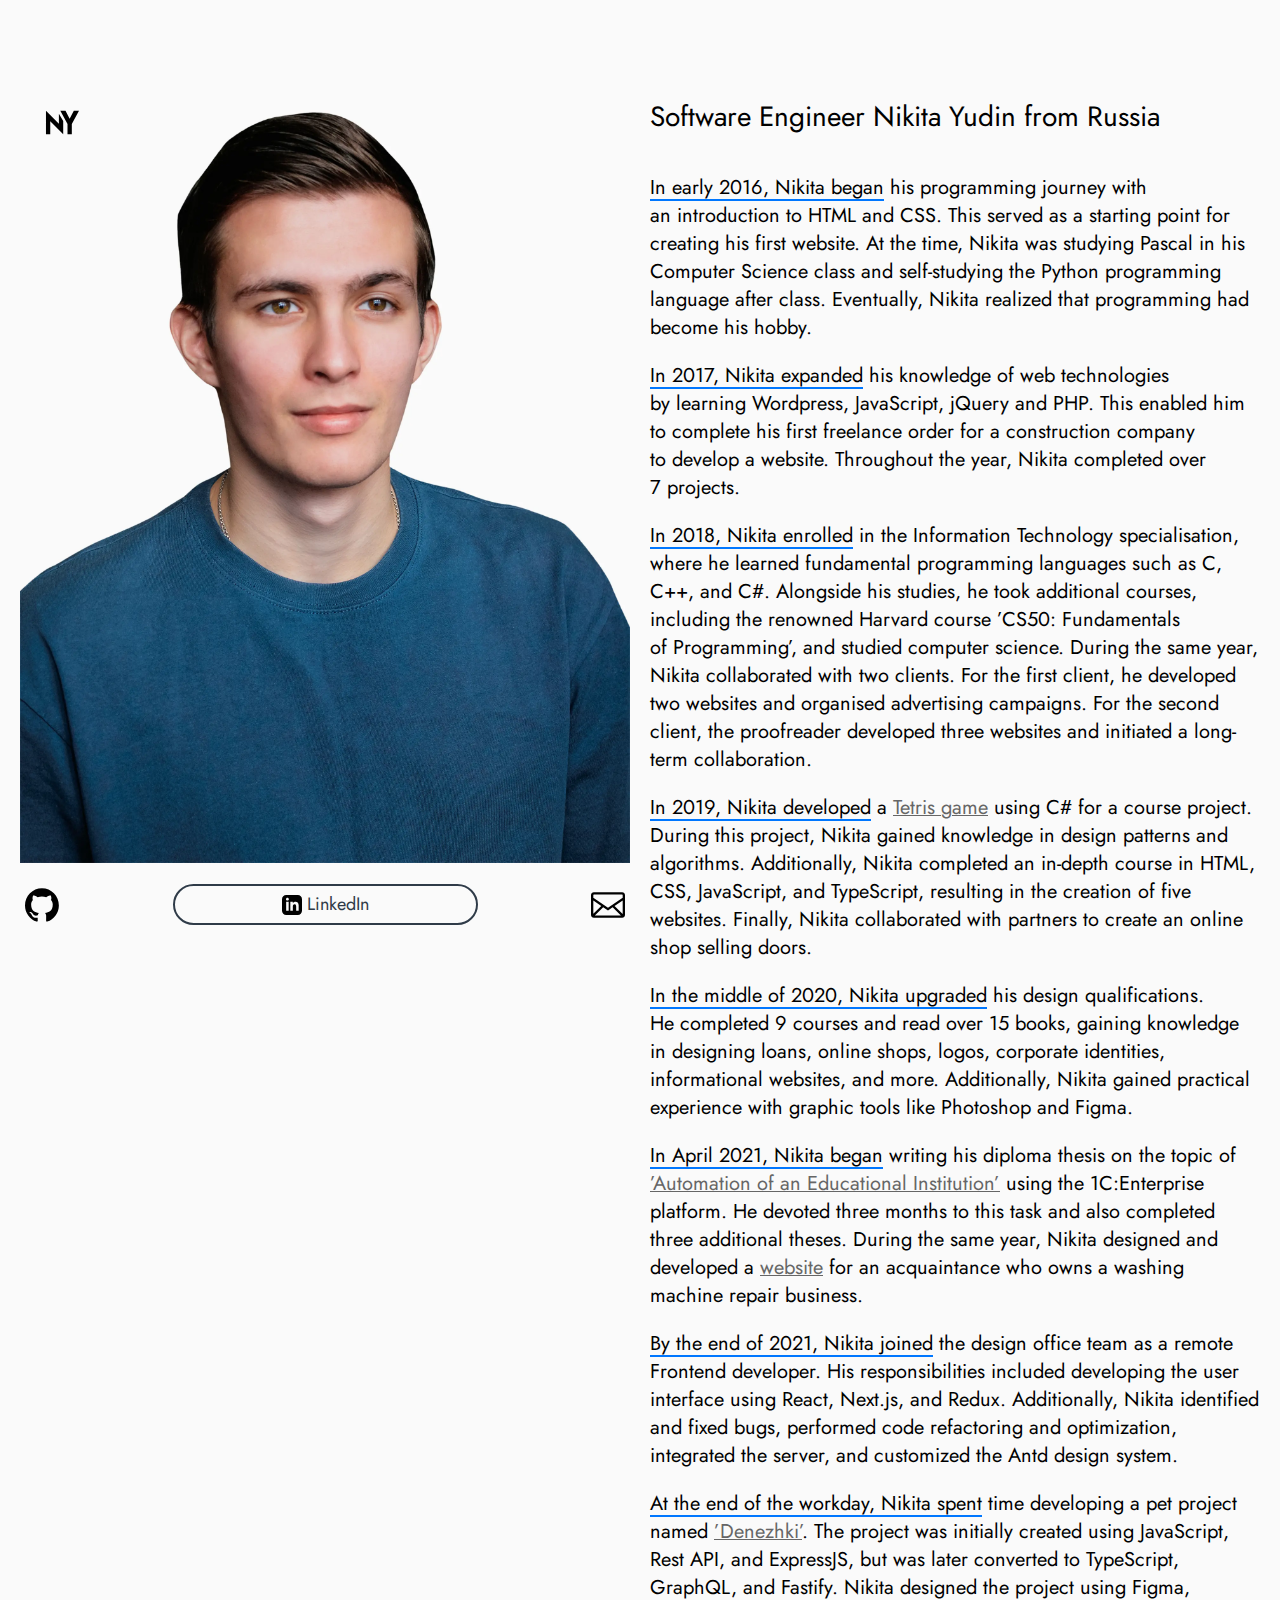
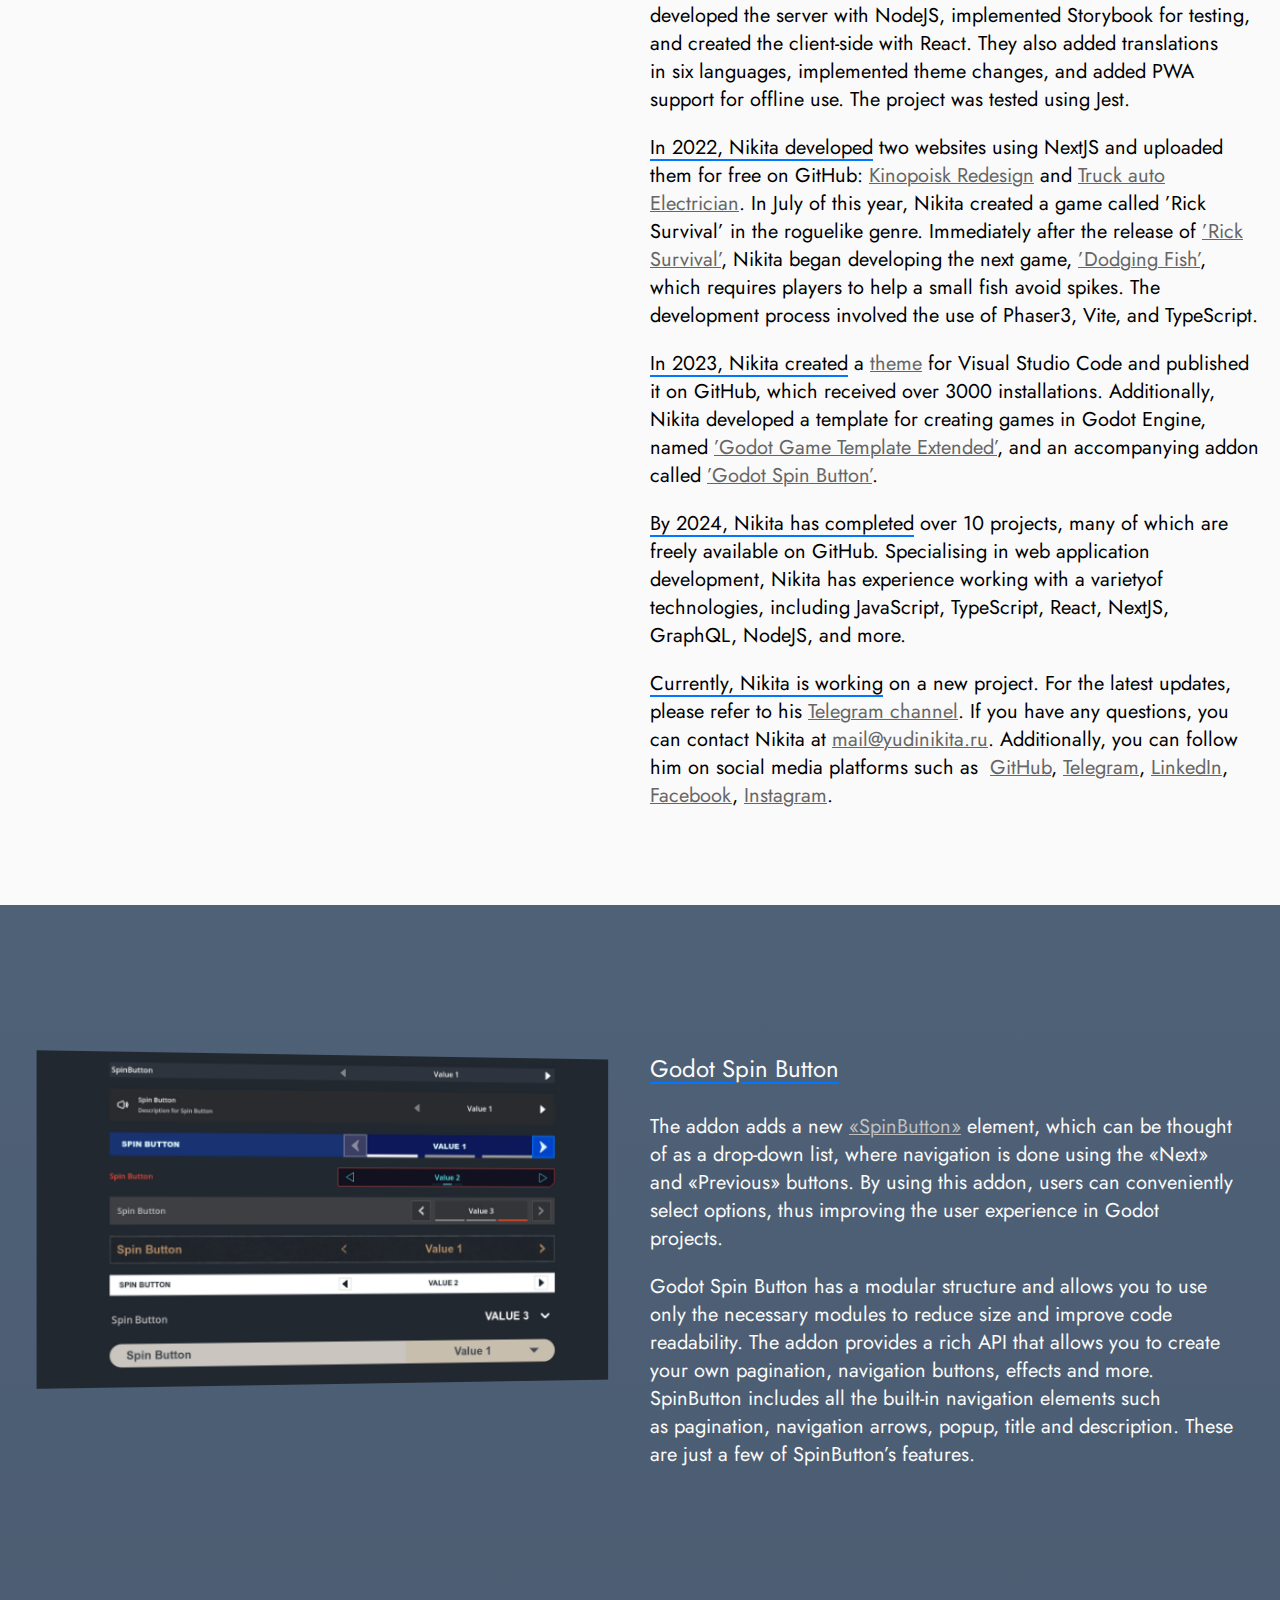
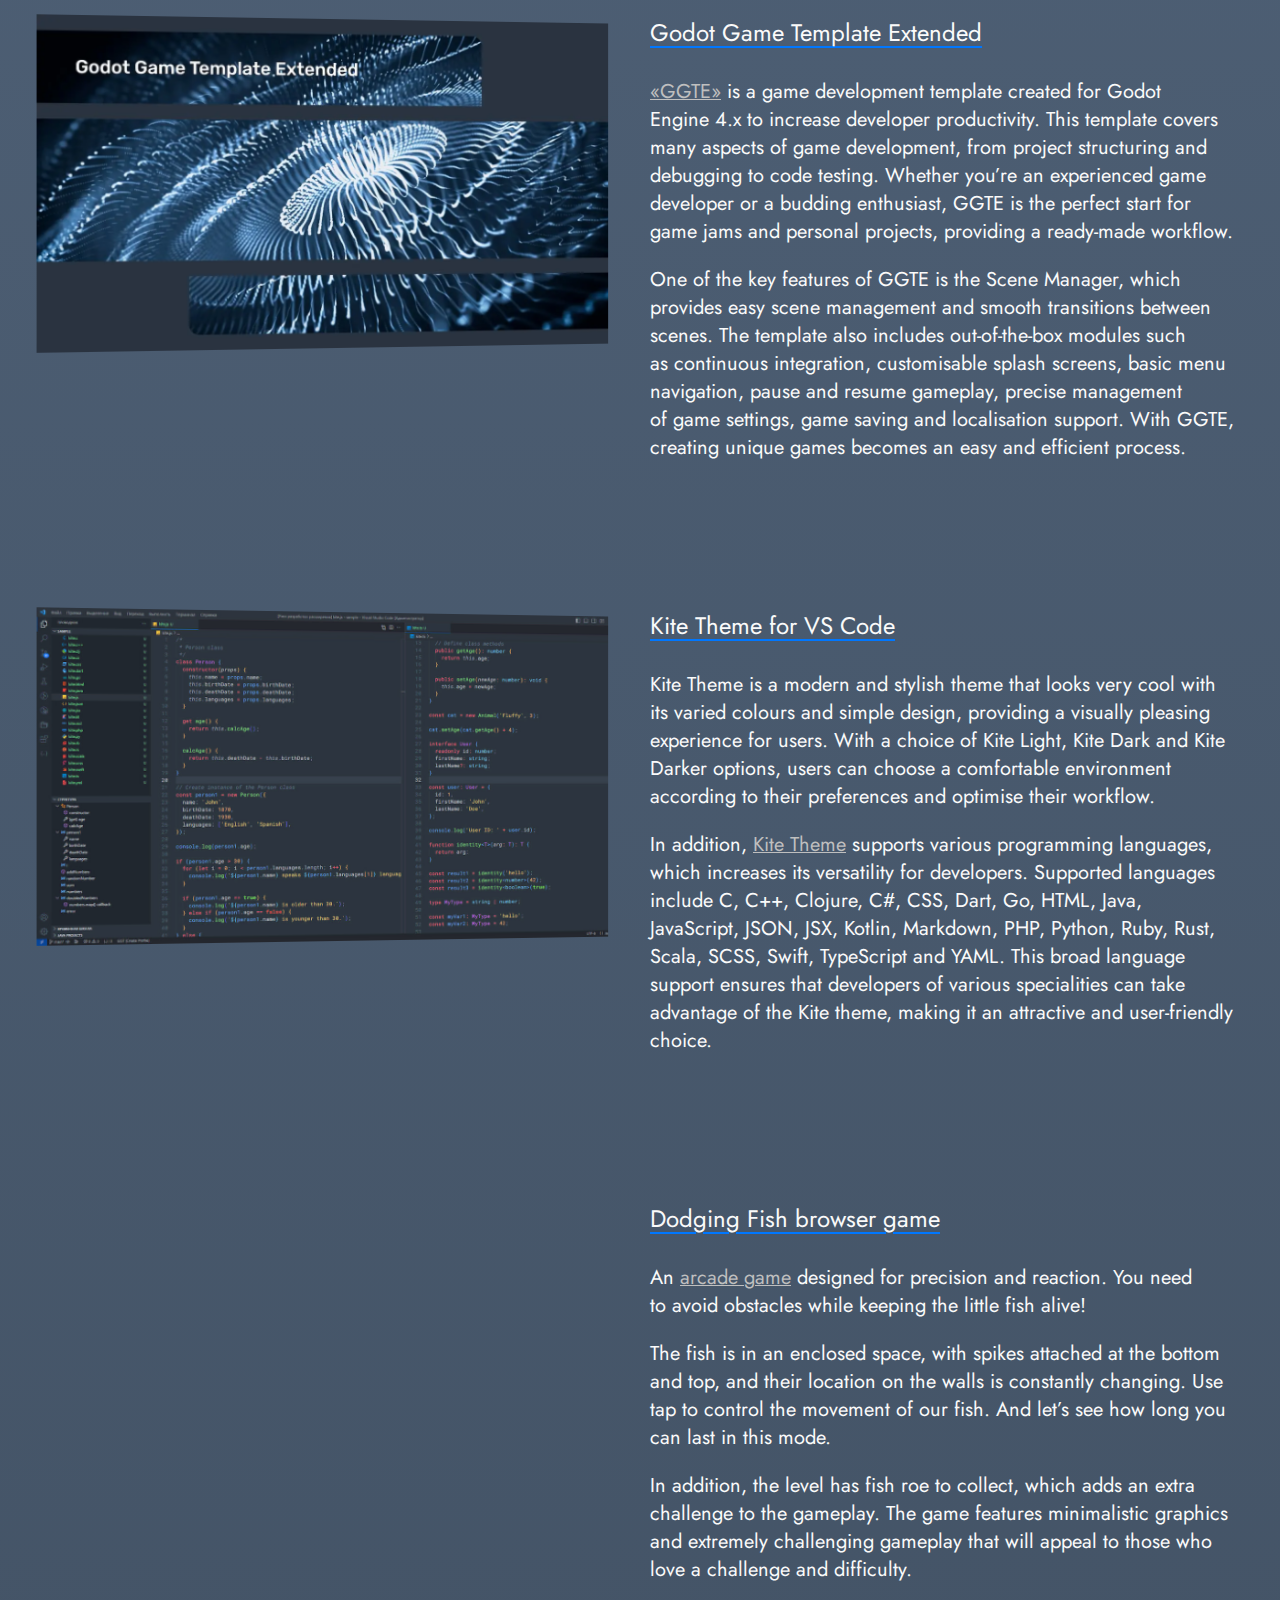
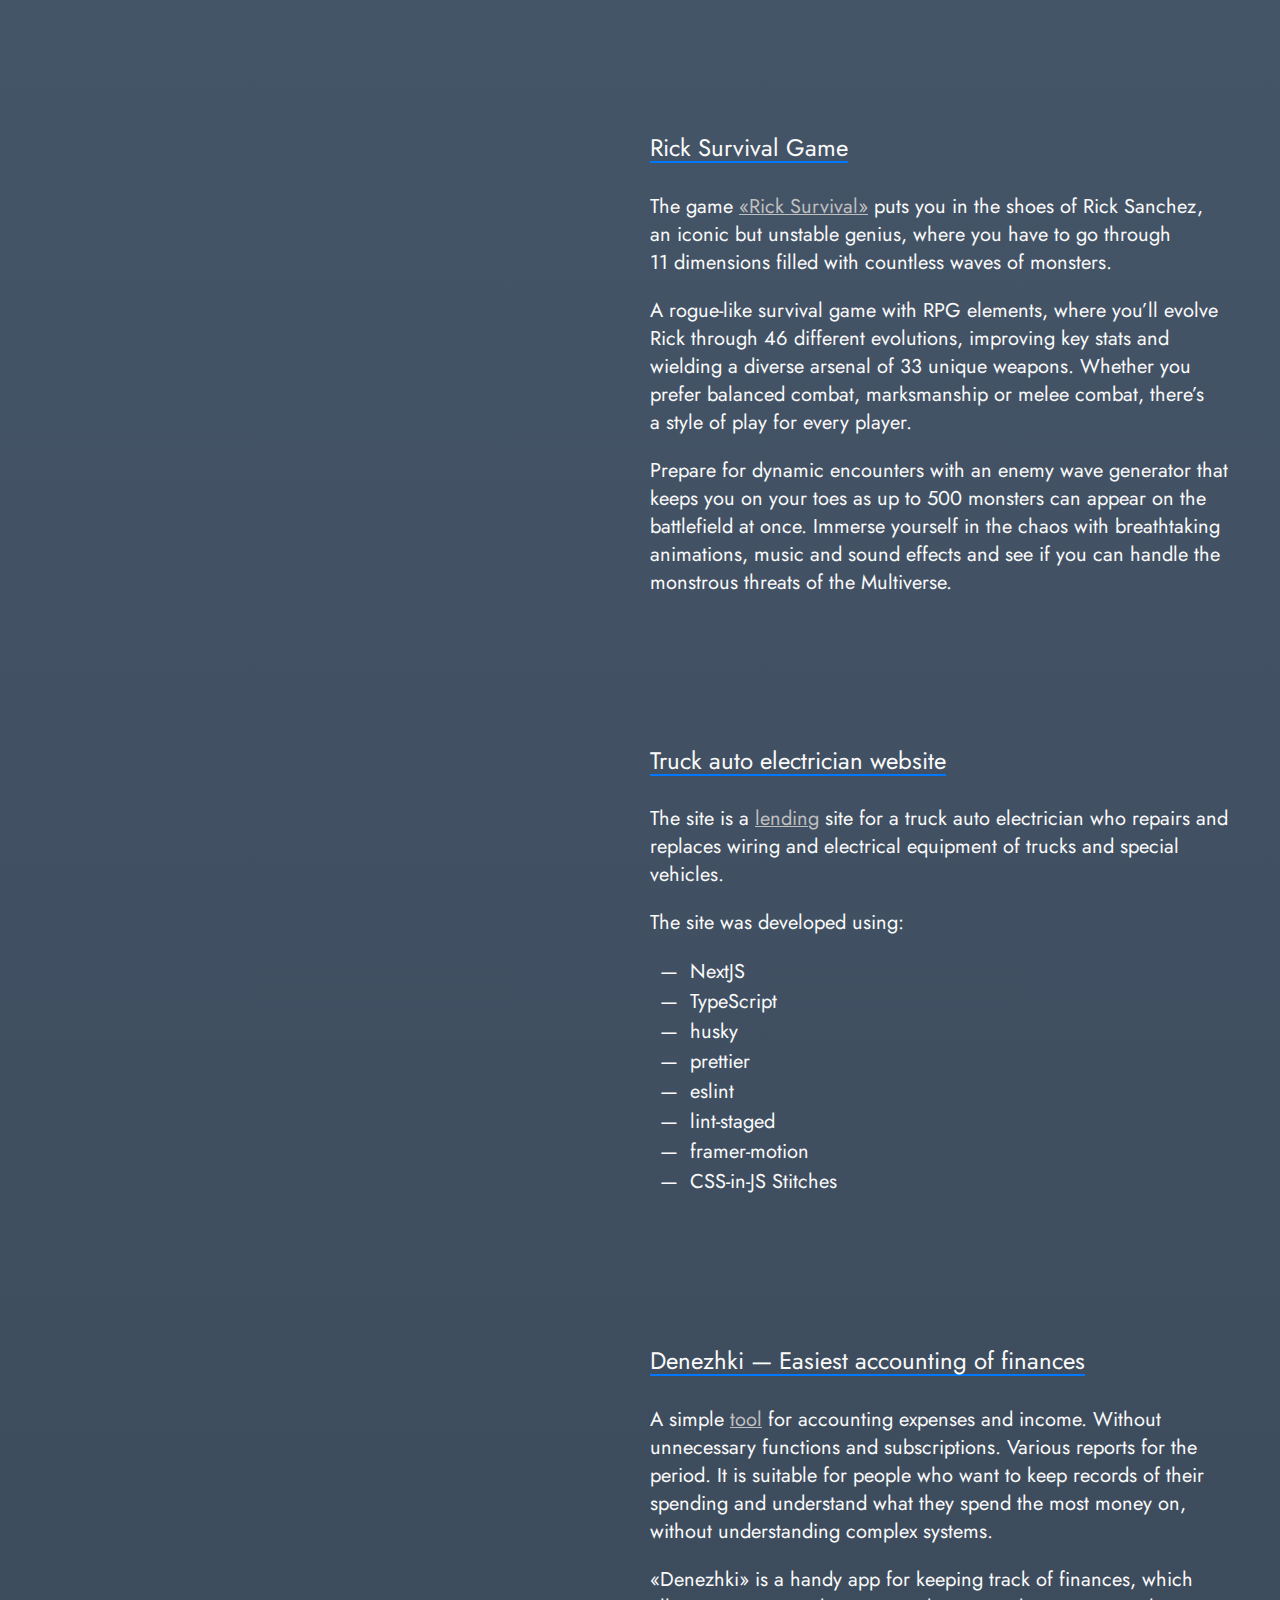
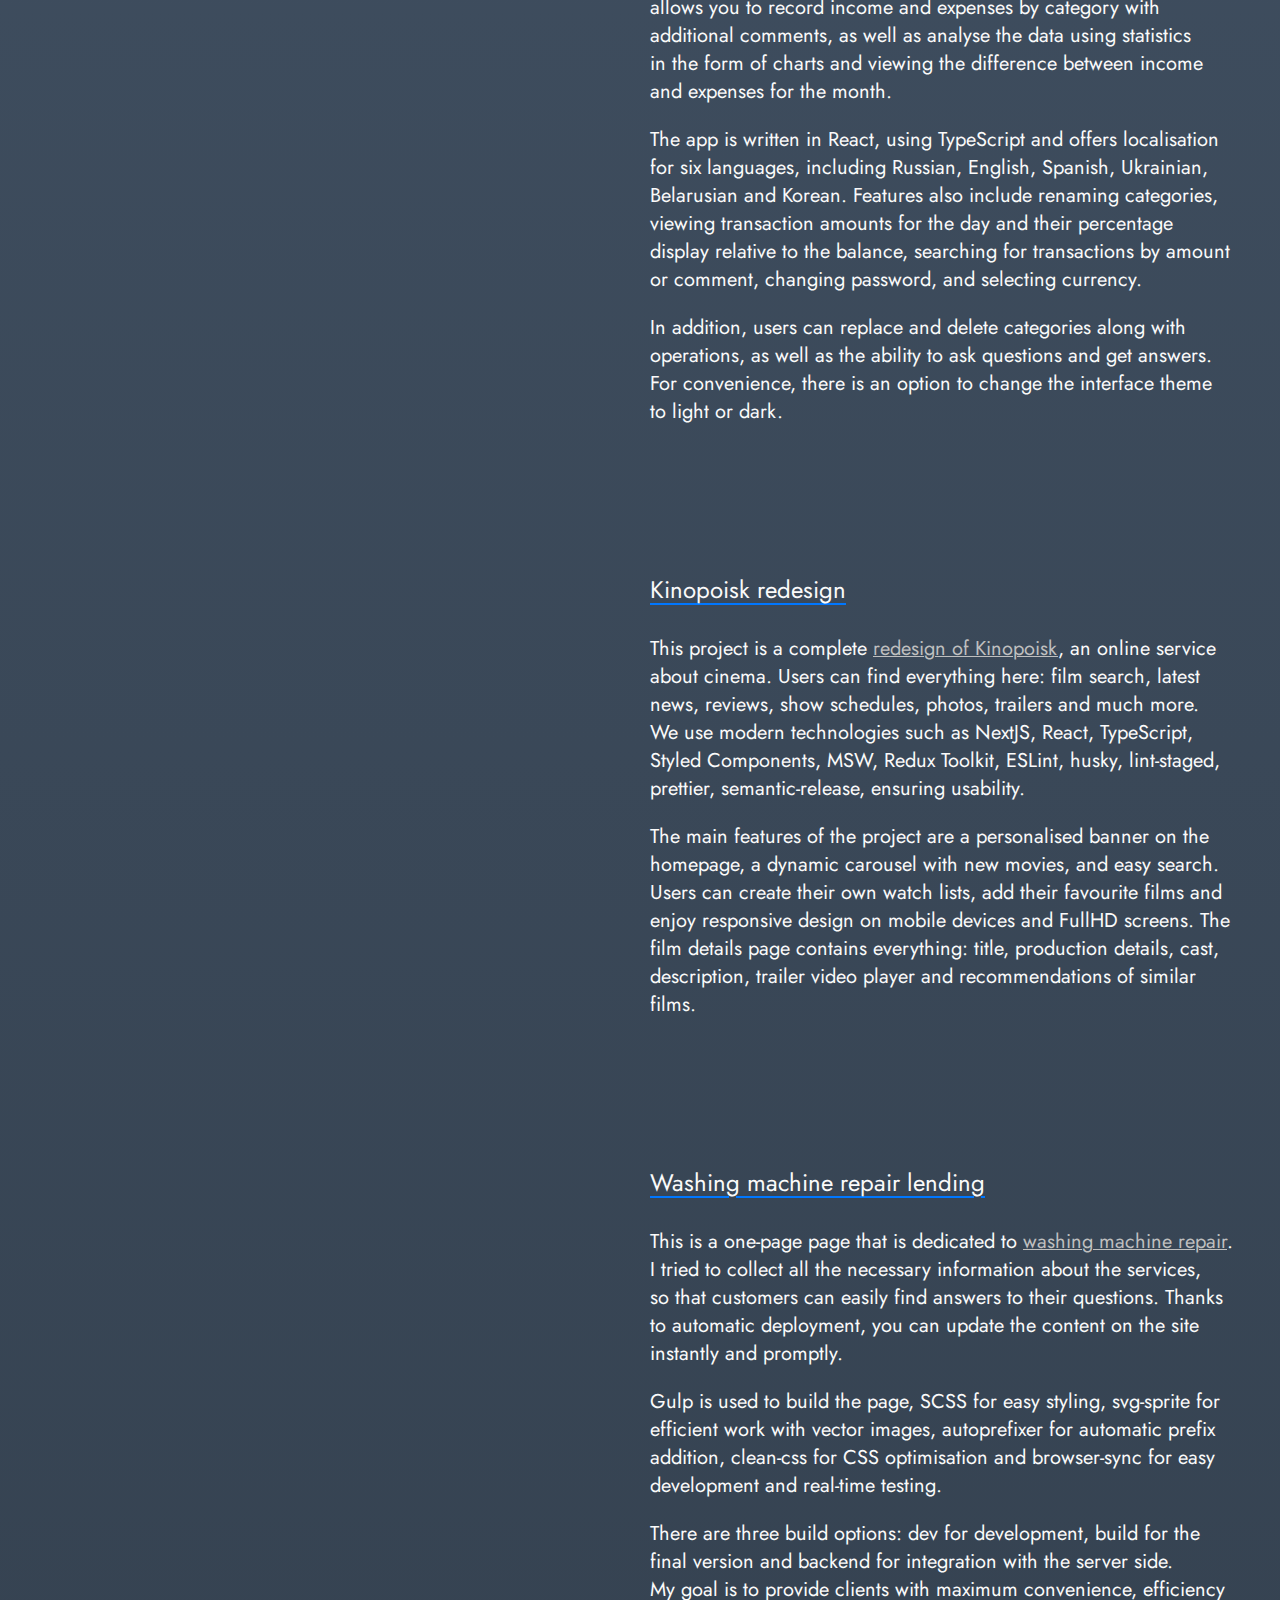
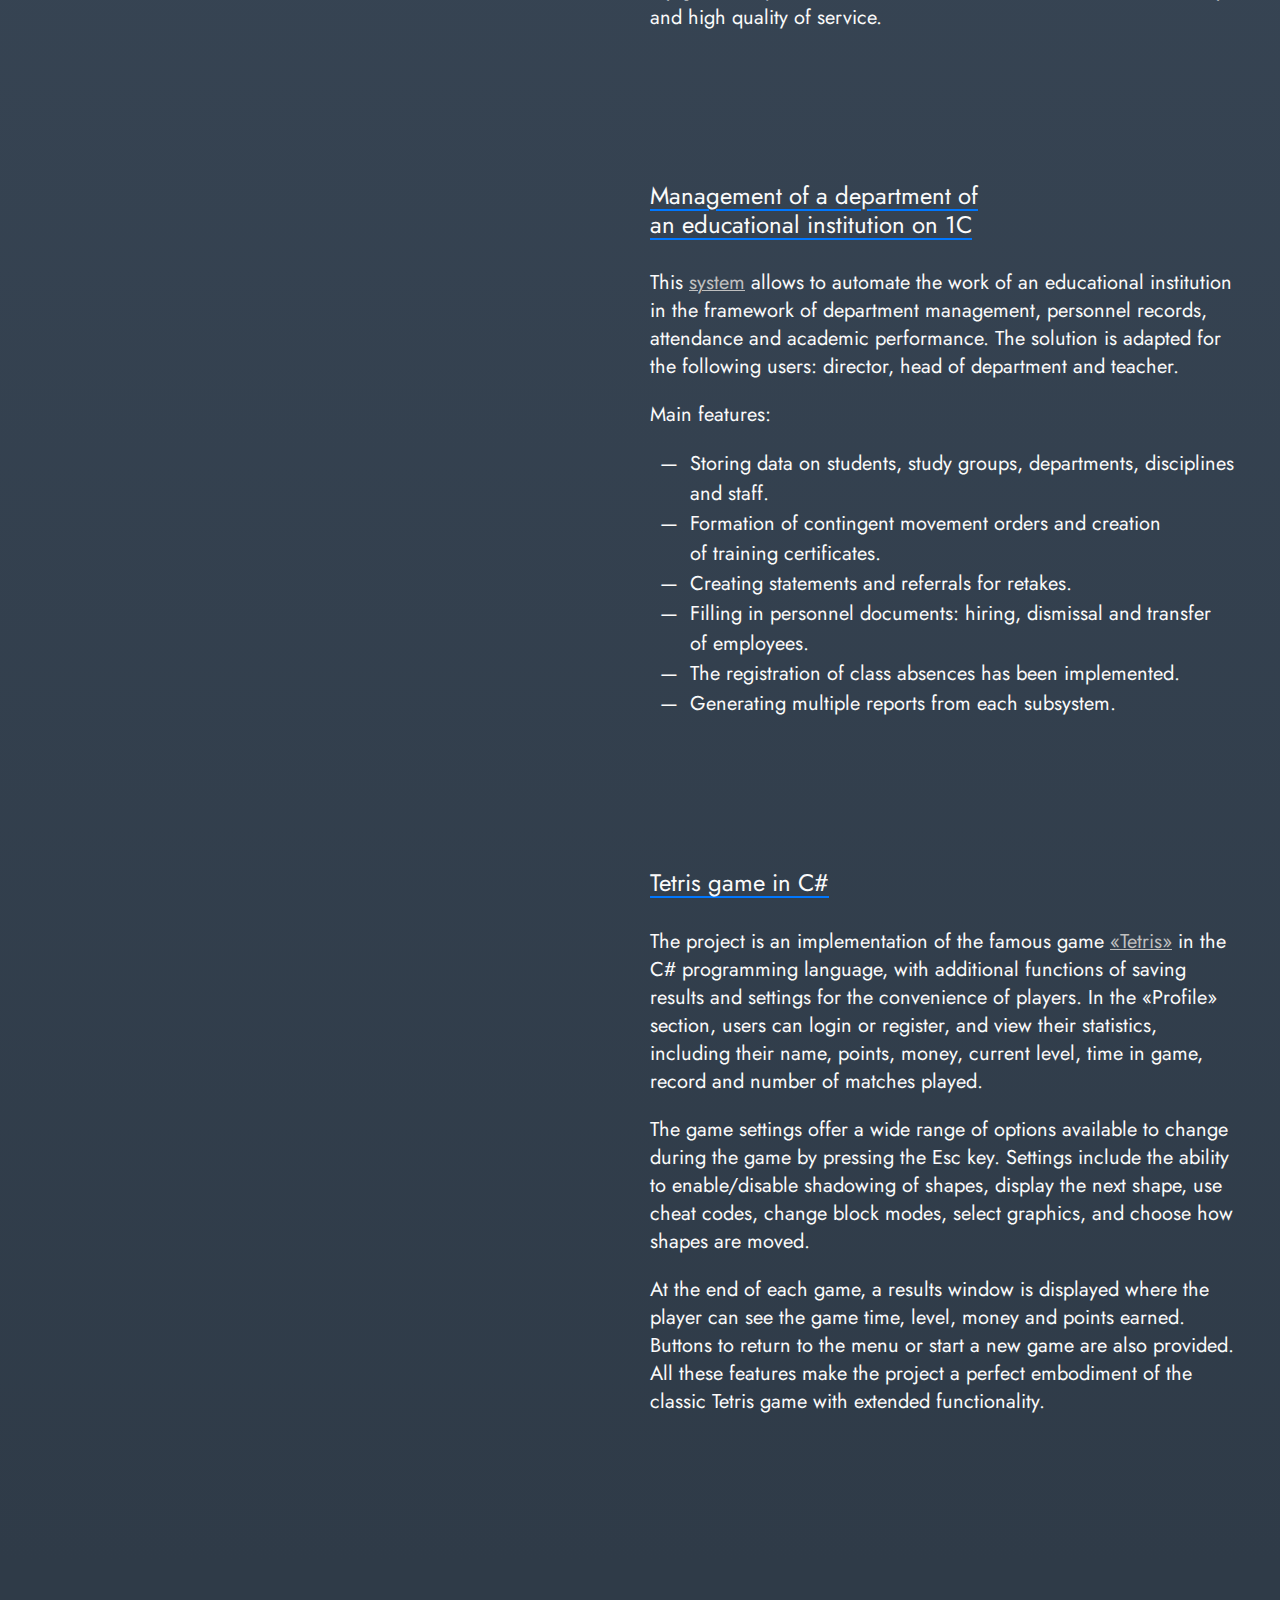
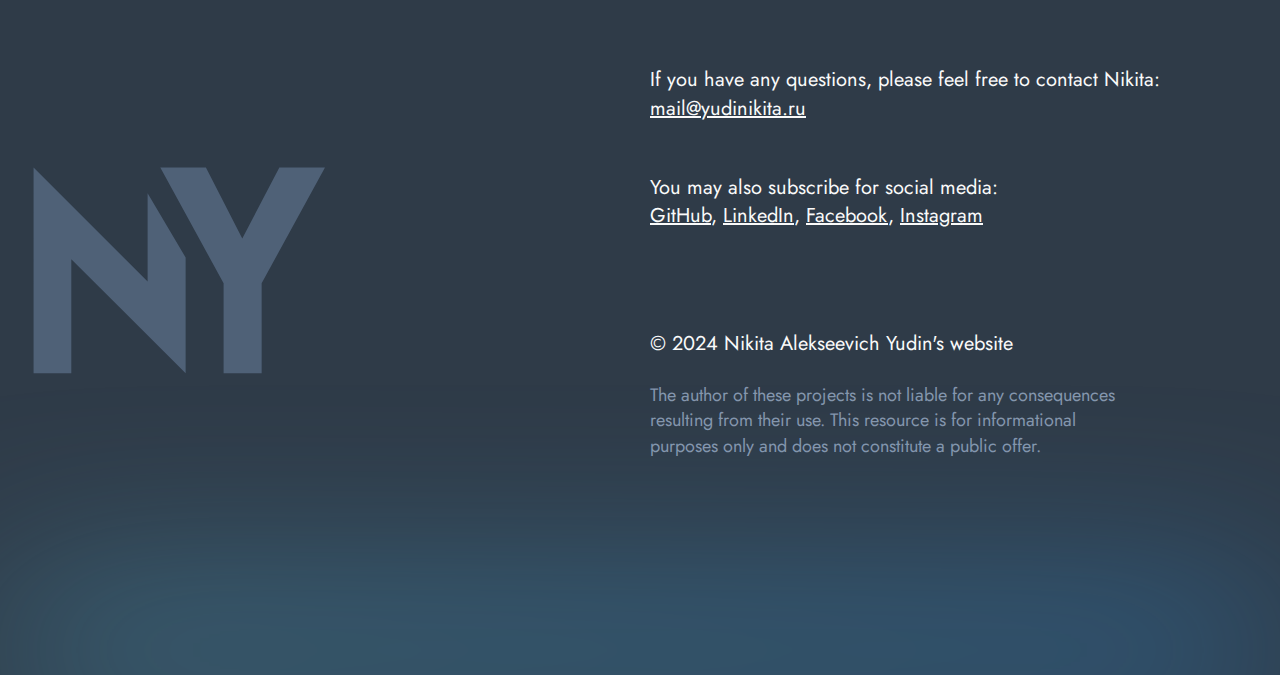
<file: en/index.html>
<!DOCTYPE html>
<html lang="en" prefix="og: https://ogp.me/ns#">
  <head itemscope itemtype="http://schema.org/WPHeader">
    <meta charset="utf-8" />
    <meta name="viewport" content="width=device-width, initial-scale=1.0" />
    <meta name="theme-color" content="#4f6177" />

    <link rel="apple-touch-icon" sizes="180x180" href="/images/favicons/apple-touch-icon.png" />
    <link rel="icon" type="image/png" sizes="32x32" href="/images/favicons/favicon-32x32.png" />
    <link rel="icon" type="image/png" sizes="16x16" href="/images/favicons/favicon-16x16.png" />
    <link rel="alternate icon" type="image/png" href="/favicon.png" />
    <link rel="icon" type="image/svg+xml" href="/favicon.svg" />
    <link rel="mask-icon" href="/images/favicons/safari-pinned-tab.svg" color="#4f6177" />
    <link rel="manifest" href="/site.webmanifest" />

    <link rel="alternate" title="yudinikita.ru" href="https://yudinikita.ru" hreflang="ru" />
    <link
      rel="alternate"
      title="Software Engineer Nikita Yudin from Russia"
      href="https://yudinikita.ru/en"
      hreflang="x-default"
    />
    <link rel="canonical" href="https://yudinikita.ru" />

    <title itemprop="headline">Software Engineer Nikita Yudin from Russia</title>

    <meta name="robots" content="index, follow" />
    <meta
      name="description"
      content="By 2024, Nikita had completed more than 10 projects. Many of them are freely available on GitHub. Nikita specialises in web application development and has experience with a variety of technologies. These include JavaScript (TS), React, NextJS, GraphQL, NodeJS and many others."
    />
    <meta
      name="keywords"
      content="yudinikita, Nikita Yudin, Russia, Software Engineer, HTML, CSS, JavaScript, TypeScript, web, freelance, algorithms, design, React, Next.js, Redux, Frontend, Backend, GitHub, Rick Survival, Dodging Fish, mail@yudinikita.ru, Godot Spin Button"
    />

    <meta property="og:type" content="website" />
    <meta property="og:url" content="https://yudinikita.ru" />
    <meta property="og:site_name" content="yudinikita" />
    <meta property="og:title" content="Software Engineer Nikita Yudin from Russia" />
    <meta
      property="og:description"
      content="By 2024, Nikita had completed more than 10 projects. Many of them are freely available on GitHub. Nikita specialises in web application development and has experience with a variety of technologies. These include JavaScript (TS), React, NextJS, GraphQL, NodeJS and many others."
    />
    <meta property="og:image" content="https://yudinikita.ru/images/social-share.jpg" />
    <meta property="og:image:alt" content="Software Engineer Nikita Yudin from Russia" />
    <meta property="og:image:type" content="image/png" />
    <meta property="og:image:height" content="1080" />
    <meta property="og:image:width" content="1920" />

    <meta name="twitter:site" content="@yudinikita" />
    <meta name="twitter:card" content="summary" />
    <meta name="twitter:domain" content="yudinikita.ru" />
    <meta
      name="twitter:title"
      property="og:title"
      content="Software Engineer Nikita Yudin from Russia"
    />
    <meta
      name="twitter:description"
      property="og:description"
      itemprop="description"
      content="By 2024, Nikita had completed more than 10 projects. Many of them are freely available on GitHub. Nikita specialises in web application development and has experience with a variety of technologies. These include JavaScript (TS), React, NextJS, GraphQL, NodeJS and many others."
    />

    <script type="application/ld+json">
      {
        "@context": "https://schema.org",
        "@type": "ProfilePage",
        "dateCreated": "2024-03-07T12:00:00-00:00",
        "dateModified": "2024-03-07T12:00:00-00:00",
        "mainEntity": {
          "@type": "Person",
          "name": "Nikita",
          "familyName": "Yudin",
          "additionalName": "Alekseevich",
          "alternateName": "yudinikita",
          "description": "Software Engineer from Russia",
          "email": "mailto:mail@yudinikita.ru",
          "jobTitle": "Software Engineer",
          "gender": "Male",
          "nationality": "RU",
          "url": "http://yudinikita.ru",
          "image": "https://yudinikita.ru/images/hero/hero-1920w.jpg",
          "sameAs": [
            "https://github.com/yudinikita",
            "https://www.linkedin.com/in/yudinikita",
            "https://facebook.com/yudinikita0",
            "https://instagram.com/yudinikita0"
          ],
          "address": {
            "@type": "PostalAddress",
            "addressCountry": "RU",
            "addressLocality": "St Petersburg",
            "addressRegion": "St Petersburg",
            "postalCode": "191040",
            "streetAddress": "191040 Pushkinskaya str., 10"
          },
          "birthDate": "2001-04-15",
          "birthPlace": {
            "@type": "Place",
            "address": {
              "@type": "PostalAddress",
              "addressCountry": "RU",
              "addressLocality": "Ryazan",
              "addressRegion": "Ryazan region",
              "postalCode": "190000"
            }
          },
          "spouse": {
            "@type": "Person",
            "name": "Elizabeth",
            "familyName": "Surova",
            "additionalName": "Evgenievna",
            "alternateName": "Lizyyyn",
            "gender": "Female"
          }
        }
      }
    </script>

    <style type="text/css">
      @font-face {
        font-family: 'Jost';
        src: url('/fonts/Jost/Jost-Regular.eot');
        src: local('Jost Regular'), local('Jost-Regular'),
          url('/fonts/Jost/Jost-Regular.eot?#iefix') format('embedded-opentype'),
          url('/fonts/Jost/Jost-Regular.woff2') format('woff2'),
          url('/fonts/Jost/Jost-Regular.woff') format('woff'),
          url('/fonts/Jost/Jost-Regular.ttf') format('truetype');
        font-weight: 400;
        font-style: normal;
        font-display: swap;
      }
    </style>

    <style type="text/css">
      .hero__content,
      .hero__more,
      .hero__text {
        color: var(--text-invert);
      }
      .hero__header a:active svg,
      .social__button:active svg {
        fill: var(--accent-primary);
      }
      .bio__text a:active,
      .page__footer a:active,
      .project a:active,
      .social__button:active {
        color: var(--accent-primary);
      }
      :root {
        --text-primary: #2f3b48;
        --text-primary-light: #4f6177;
        --text-invert: #fafafa;
        --accent-primary: #0077ff;
        --accent-primary-dark: #0057bb;
        --background-primary: #fafafa;
        --hover-delay: 0.35s;
        --padding-base: 25px;
        --max-width: 1500px;
      }
      ::selection {
        background: var(--accent-primary);
        color: var(--text-invert);
      }
      ::-moz-selection {
        background: var(--accent-primary);
        color: var(--text-invert);
      }
      *,
      ::after,
      ::before {
        -webkit-box-sizing: border-box;
        box-sizing: border-box;
      }
      html {
        -moz-text-size-adjust: none;
        -webkit-text-size-adjust: none;
        -ms-text-size-adjust: none;
        text-size-adjust: none;
      }
      blockquote,
      body,
      dd,
      dl,
      figure,
      h1,
      h2,
      h3,
      h4,
      p {
        margin: 0;
      }
      ol[role='list'],
      ul[role='list'] {
        list-style: none;
      }
      body {
        background-color: var(--background-primary);
        min-height: 100vh;
        scroll-behavior: smooth;
        font: 20px/1.5 Jost, 'Open Sans', Arial, Helvetica, Verdana, sans-serif;
      }
      button,
      h1,
      h2,
      h3,
      h4,
      input,
      label {
        line-height: 1.2;
      }
      h1,
      h2,
      h3,
      h4 {
        text-wrap: balance;
        font-weight: 400;
      }
      p {
        line-height: 1.4;
      }
      a:not([class]) {
        -webkit-text-decoration-skip: ink;
        color: currentColor;
        text-decoration-skip-ink: auto;
      }
      button,
      input,
      select,
      textarea {
        font: inherit;
      }
      u {
        -webkit-text-decoration-color: var(--accent-primary);
        text-decoration-color: var(--accent-primary);
        text-decoration-thickness: 2px;
        text-underline-offset: 5px;
      }
      :target {
        scroll-margin-block: 5ex;
      }
      .container {
        -webkit-box-orient: inherit;
        -webkit-box-direction: inherit;
        -ms-flex-direction: inherit;
        display: inherit;
        position: inherit;
        flex-direction: inherit;
        width: 100%;
      }
      .hero__social,
      .page__main {
        -webkit-box-orient: vertical;
        -webkit-box-direction: normal;
      }
      .page__main {
        -ms-flex-direction: column;
        -webkit-box-align: center;
        -ms-flex-align: center;
        display: -webkit-box;
        display: -ms-flexbox;
        display: flex;
        flex-direction: column;
        align-items: center;
        margin: auto;
        width: 100%;
        overflow-x: clip;
        overflow-y: visible;
      }
      .hero__header,
      .hero__header a,
      .hero__social {
        display: -webkit-box;
        display: -ms-flexbox;
      }
      .hero__text {
        position: absolute;
        top: calc(100% - 320px);
        padding: 0 var(--padding-base);
        font-size: 20px;
      }
      .hero__title {
        padding-bottom: 20px;
        font-size: 7vw;
      }
      .hero__content {
        -webkit-mask-image: -webkit-gradient(
          linear,
          left top,
          left bottom,
          from(#e0e5eb),
          to(transparent)
        );
        -webkit-mask-image: linear-gradient(to bottom, #e0e5eb, transparent 100%);
        mask-image: -webkit-gradient(
          linear,
          left top,
          left bottom,
          from(#e0e5ebd0),
          to(transparent)
        );
        mask-image: linear-gradient(to bottom, #e0e5ebd0, transparent 100%);
        color: #e0e5ebd0;
        height: 150px;
      }
      .hero__more {
        -webkit-border-radius: 100px;
        -moz-border-radius: 100px;
        -webkit-transform: translate(-50%, -50%);
        -ms-transform: translate(-50%, -50%);
        -webkit-transition: background var(--hover-delay) ease-in-out;
        -o-transition: background var(--hover-delay) ease-in-out;
        position: absolute;
        bottom: 15px;
        left: 50%;
        transform: translate(-50%, -50%);
        transition: background var(--hover-delay) ease-in-out;
        margin: 0 auto;
        border: none;
        border-radius: 100px;
        background-color: var(--accent-primary);
        padding: 7px 16px;
        width: 40%;
        min-width: 150px;
        font-size: 16px;
        text-align: center;
      }
      .hero__header {
        -webkit-box-pack: justify;
        -ms-flex-pack: justify;
        display: flex;
        position: absolute;
        top: 0;
        justify-content: space-between;
        padding: 20px;
        width: 100%;
      }
      .hero__social,
      .project {
        -ms-flex-direction: column;
      }
      .hero__header a {
        display: flex;
        padding: 5px;
        height: -webkit-fit-content;
        height: -moz-fit-content;
        height: fit-content;
      }
      .hero__header a svg {
        -webkit-transition: fill var(--hover-delay) ease-in-out;
        -o-transition: fill var(--hover-delay) ease-in-out;
        transition: fill var(--hover-delay) ease-in-out;
      }
      .hero__social {
        -webkit-box-align: center;
        -ms-flex-align: center;
        display: flex;
        flex-direction: column;
        align-items: center;
        gap: 10px;
      }
      .bio__social,
      .social__button {
        display: -webkit-box;
        display: -ms-flexbox;
      }
      .hero__social .social__button {
        display: none;
      }
      .bio {
        -webkit-transition: opacity 0.75s linear, margin 0.75s linear;
        -o-transition: opacity 0.75s linear, margin 0.75s linear;
        transition: opacity 0.75s linear, margin 0.75s linear;
        padding-bottom: 50px;
      }
      .bio__text a,
      .project a {
        -webkit-transition: var(--hover-delay);
        -o-transition: var(--hover-delay);
        text-decoration-thickness: 1px;
      }
      .bio__hero {
        -webkit-animation: 0.75s ease-in-out forwards fadeIn;
        animation: 0.75s ease-in-out forwards fadeIn;
      }
      .bio__hero img {
        -webkit-animation: 0.75s ease-in-out forwards fadeInUp;
        -o-object-fit: cover;
        display: block;
        animation: 0.75s ease-in-out forwards fadeInUp;
        width: 100vw;
        height: 100vh;
        object-fit: cover;
      }
      .bio__title {
        margin-bottom: 40px;
        font-size: 7vw;
      }
      .bio__content {
        -webkit-animation: 0.75s ease-in-out forwards fadeIn;
        animation: 0.75s ease-in-out forwards fadeIn;
        padding: 0 var(--padding-base);
        padding-top: 20vh;
      }
      .bio__content p,
      .project p:not(:last-child) {
        padding-bottom: 20px;
      }
      .bio__content .social__button {
        margin-bottom: 50px;
      }
      .bio__social {
        -webkit-box-align: center;
        -ms-flex-align: center;
        display: flex;
        align-items: center;
        gap: 10px;
      }
      .bio__text,
      .footer__copyright {
        margin-bottom: 25px;
      }
      .bio__text a {
        transition: var(--hover-delay);
        color: #666;
      }
      .social__button {
        -webkit-border-radius: 100px;
        -moz-border-radius: 100px;
        -webkit-box-pack: center;
        -ms-flex-pack: center;
        -webkit-box-align: center;
        -ms-flex-align: center;
        -webkit-transition: background var(--hover-delay) ease-in-out,
          color var(--hover-delay) ease-in-out, border var(--hover-delay) ease-in-out;
        -o-transition: background var(--hover-delay) ease-in-out,
          color var(--hover-delay) ease-in-out, border var(--hover-delay) ease-in-out;
        display: flex;
        justify-content: center;
        align-items: center;
        gap: 5px;
        transition: background var(--hover-delay) ease-in-out, color var(--hover-delay) ease-in-out,
          border var(--hover-delay) ease-in-out;
        margin: auto;
        border: 2px solid var(--text-primary);
        border-radius: 100px;
        padding: 7px 16px;
        width: 80%;
        min-width: 200px;
        color: var(--text-primary);
        font-size: 18px;
        text-decoration: none;
      }
      .page__footer,
      .project {
        -webkit-box-orient: vertical;
        -webkit-box-direction: normal;
        display: -webkit-box;
        display: -ms-flexbox;
      }
      .social__button svg {
        -webkit-transition: fill var(--hover-delay) ease-in-out;
        -o-transition: fill var(--hover-delay) ease-in-out;
        transition: fill var(--hover-delay) ease-in-out;
      }
      .social__button:active {
        border-color: var(--accent-primary);
      }
      .projects {
        background: -webkit-gradient(
          linear,
          left top,
          left bottom,
          from(var(--text-primary-light)),
          to(var(--text-primary))
        );
        background: -o-linear-gradient(var(--text-primary-light), var(--text-primary));
        background: linear-gradient(var(--text-primary-light), var(--text-primary));
        width: 100%;
        color: var(--text-invert);
      }
      .project {
        display: flex;
        flex-direction: column;
        gap: 30px;
        margin-top: 100px;
        margin-bottom: 100px;
        padding: 0 var(--padding-base);
      }
      .project a {
        transition: var(--hover-delay);
        color: #bfbfbf;
      }
      .project ul {
        margin: 0;
        list-style-type: '—  ';
      }
      .footer__logo g,
      .page__footer a {
        -webkit-transition: var(--hover-delay);
        -o-transition: var(--hover-delay);
      }
      .footer__legal:active,
      .page__footer,
      .page__footer a {
        color: var(--text-invert);
      }
      .projects__title {
        margin-bottom: 25px;
        font-size: 24px;
      }
      .projects__hero img {
        display: block;
        position: relative;
        width: 100%;
        height: auto;
      }
      .page__footer {
        -ms-flex-direction: column;
        display: flex;
        position: relative;
        flex-direction: column;
        background-color: var(--text-primary);
        padding-top: 100px;
        padding-bottom: 200px;
        width: 100%;
      }
      .page__footer::after {
        -webkit-filter: blur(100px);
        -webkit-animation: 12s infinite pulseAnimation;
        position: absolute;
        bottom: 0;
        filter: blur(100px);
        animation: 12s infinite pulseAnimation;
        background: -o-linear-gradient(135deg, #77549c, var(--accent-primary), #5ac0e2);
        background: linear-gradient(-45deg, #77549c, var(--accent-primary), #5ac0e2);
        background-size: 400% 400%;
        width: 100%;
        height: 50px;
        content: '';
      }
      .page__footer a {
        transition: var(--hover-delay);
      }
      .footer__text {
        padding: 0 var(--padding-base);
      }
      .footer__hero {
        -webkit-box-align: center;
        -ms-flex-align: center;
        display: -webkit-box;
        display: -ms-flexbox;
        display: flex;
        align-items: center;
        padding: 50px var(--padding-base);
      }
      .footer__logo {
        display: block;
        width: 100%;
        height: auto;
      }
      .footer__logo svg {
        width: 20vw;
        height: auto;
      }
      .footer__logo g {
        fill: var(--text-primary-light);
        transition: var(--hover-delay);
      }
      .footer__logo:active g {
        fill: var(--background-primary);
      }
      .footer__mail {
        display: block;
        margin-bottom: 50px;
        width: -webkit-fit-content;
        width: -moz-fit-content;
        width: fit-content;
      }
      .footer__social {
        margin-bottom: 100px;
      }
      .footer__legal {
        text-wrap: balance;
        -webkit-transition: var(--hover-delay);
        -o-transition: var(--hover-delay);
        transition: var(--hover-delay);
        color: #8596ad;
        font-size: 18px;
      }
      @media (hover: hover) {
        .bio__text a:hover,
        .page__footer a:hover,
        .project a:hover,
        .social__button:hover {
          color: var(--accent-primary);
        }
        .hero__header a:hover svg,
        .social__button:hover svg {
          fill: var(--accent-primary);
        }
        .hero__more:hover {
          background-color: var(--accent-primary-dark);
        }
        .social__button:hover {
          border-color: var(--accent-primary);
        }
        .footer__logo:hover g {
          fill: var(--background-primary);
        }
        .footer__legal:hover {
          color: var(--text-invert);
        }
      }
      @media screen and (max-width: 767px) {
        .hero-show .bio__hero {
          -webkit-animation: 0.75s ease-in-out forwards fadeIn;
          animation: 0.75s ease-in-out forwards fadeIn;
        }
        .hero-show .hero__header {
          -webkit-animation: 0.75s ease-in-out forwards fadeInFromTopMobile;
          animation: 0.75s ease-in-out forwards fadeInFromTopMobile;
        }
        .hero-show .hero__more {
          -webkit-animation: 1.75s ease-in-out forwards slideInFromBottomMobile;
          animation: 1.75s ease-in-out forwards slideInFromBottomMobile;
        }
        .hero-show .hero__text {
          -webkit-animation: 1.35s ease-in-out forwards slideInFromBottom;
          animation: 1.35s ease-in-out forwards slideInFromBottom;
        }
        .hero-hide .bio__hero {
          -webkit-animation: 0.75s ease-in-out forwards fadeOut;
          position: absolute;
          opacity: 0;
          animation: 0.75s ease-in-out forwards fadeOut;
        }
        .hero-hide .bio__content {
          -webkit-animation: 1.35s ease-in-out forwards bioAppear;
          animation: 1.35s ease-in-out forwards bioAppear;
        }
      }
      @media screen and (min-width: 768px) {
        .container {
          margin: auto;
          max-width: var(--max-width);
        }
        .hero {
          display: none;
          position: absolute;
          left: -99999px;
          visibility: hidden;
          opacity: 0;
        }
        .bio {
          -ms-flex-wrap: nowrap;
          -webkit-box-pack: justify;
          -ms-flex-pack: justify;
          display: -webkit-box;
          display: -ms-flexbox;
          display: flex;
          flex-wrap: nowrap;
          justify-content: space-between;
          opacity: 1;
          margin-top: 100px;
        }
        .hero__social,
        .project {
          -ms-flex-direction: row;
          -webkit-box-orient: horizontal;
          -webkit-box-direction: normal;
        }
        .bio__hero {
          display: block;
          position: relative;
          padding: 0 10px 0 20px;
          width: 50%;
        }
        .bio__hero img {
          display: block;
          width: 100%;
          height: auto;
        }
        .bio__hero .social__logo {
          position: absolute;
          top: 0;
          left: 40px;
        }
        .hero__header {
          position: initial;
          margin-top: 20px;
          padding: 0;
        }
        .hero__social {
          -webkit-box-pack: justify;
          -ms-flex-pack: justify;
          flex-direction: row;
          justify-content: space-between;
          width: 100%;
        }
        .bio__content,
        .projects__content,
        .social__button {
          width: 50%;
        }
        .hero__more,
        .hero__text {
          display: none;
          visibility: hidden;
          opacity: 0;
        }
        .bio__title {
          font-size: 28px;
        }
        .bio__content {
          margin-top: 0;
          padding: 0 20px 0 10px;
        }
        .hero__social .social__button {
          display: -webkit-box;
          display: -ms-flexbox;
          display: flex;
        }
        .bio__content .social__button {
          display: none;
        }
        .project {
          -ms-flex-wrap: nowrap;
          -webkit-box-pack: justify;
          -ms-flex-pack: justify;
          flex-direction: row;
          flex-wrap: nowrap;
          justify-content: space-between;
          gap: 0;
          margin-top: 150px;
          margin-bottom: 150px;
        }
        .projects__hero {
          padding-right: 10px;
          padding-left: 20px;
          width: 50%;
        }
        .footer__text,
        .projects__content {
          padding-right: 20px;
          padding-left: 10px;
        }
        .projects__title {
          margin-bottom: 30px;
        }
        .projects__hero img {
          --f: 0.025;
          --_f: calc(100% * var(--f) / (1 + var(--f)));
          --_a: calc(90deg * var(--f));
          -webkit-transform: perspective(400px) translateX(0) rotateY(var(--_a));
          -webkit-clip-path: inset(0 var(--_f) 0 0);
          -webkit-transition: 0.5s;
          -o-transition: 0.5s;
          -o-object-fit: cover;
          transform: perspective(400px) translateX(0) rotateY(var(--_a));
          clip-path: inset(0 var(--_f) 0 0);
          transition: 0.5s;
          object-fit: cover;
        }
        .projects__hero img:hover {
          -webkit-transform: perspective(400px) translateX(calc(-1 * var(--_f)))
            rotateY(calc(-1 * var(--_a)));
          -webkit-clip-path: inset(0 0 0 var(--_f));
          transform: perspective(400px) translateX(calc(-1 * var(--_f)))
            rotateY(calc(-1 * var(--_a)));
          clip-path: inset(0 0 0 var(--_f));
        }
        .page__footer {
          -webkit-box-orient: horizontal;
          -webkit-box-direction: normal;
          -ms-flex-direction: row;
          -ms-flex-wrap: nowrap;
          -webkit-box-pack: justify;
          -ms-flex-pack: justify;
          display: -webkit-box;
          display: -ms-flexbox;
          display: flex;
          flex-direction: row;
          flex-wrap: nowrap;
          justify-content: space-between;
        }
        .footer__text {
          margin-left: auto;
          max-width: 50%;
        }
        .footer__logo svg {
          width: 300px;
        }
      }
      @media screen and (min-width: 1366px) {
        .bio__content,
        .bio__hero,
        .footer__text,
        .projects__content,
        .projects__hero {
          padding: 0 20px;
        }
      }
      @-webkit-keyframes fadeIn {
        from {
          opacity: 0;
        }
        to {
          opacity: 1;
        }
      }
      @keyframes fadeIn {
        from {
          opacity: 0;
        }
        to {
          opacity: 1;
        }
      }
      @-webkit-keyframes fadeOut {
        from {
          opacity: 1;
        }
        to {
          opacity: 0;
        }
      }
      @keyframes fadeOut {
        from {
          opacity: 1;
        }
        to {
          opacity: 0;
        }
      }
      @-webkit-keyframes fadeInUp {
        from {
          -webkit-clip-path: polygon(0 0, 100% 0, 100% 0, 0 0);
          clip-path: polygon(0 0, 100% 0, 100% 0, 0 0);
        }
        to {
          -webkit-clip-path: polygon(0 0, 100% 0, 100% 100%, 0 100%);
          clip-path: polygon(0 0, 100% 0, 100% 100%, 0 100%);
        }
      }
      @keyframes fadeInUp {
        from {
          -webkit-clip-path: polygon(0 0, 100% 0, 100% 0, 0 0);
          clip-path: polygon(0 0, 100% 0, 100% 0, 0 0);
        }
        to {
          -webkit-clip-path: polygon(0 0, 100% 0, 100% 100%, 0 100%);
          clip-path: polygon(0 0, 100% 0, 100% 100%, 0 100%);
        }
      }
      @-webkit-keyframes slideInFromBottom {
        from {
          top: 50%;
        }
        to {
          top: calc(100% - 320px);
        }
      }
      @keyframes slideInFromBottom {
        from {
          top: 50%;
        }
        to {
          top: calc(100% - 320px);
        }
      }
      @-webkit-keyframes bioAppear {
        0% {
          opacity: 0;
          padding-top: 100vh;
        }
        50% {
          opacity: 1;
        }
        100% {
          padding-top: 20vh;
        }
      }
      @keyframes bioAppear {
        0% {
          opacity: 0;
          padding-top: 100vh;
        }
        50% {
          opacity: 1;
        }
        100% {
          padding-top: 20vh;
        }
      }
      @-webkit-keyframes slideInFromBottomMobile {
        from {
          bottom: -150px;
          opacity: 0;
        }
        to {
          bottom: 15px;
          opacity: 1;
        }
      }
      @keyframes slideInFromBottomMobile {
        from {
          bottom: -150px;
          opacity: 0;
        }
        to {
          bottom: 15px;
          opacity: 1;
        }
      }
      @-webkit-keyframes fadeInFromTopMobile {
        from {
          top: -7vh;
          opacity: 0;
        }
        to {
          top: 0;
          opacity: 1;
        }
      }
      @keyframes fadeInFromTopMobile {
        from {
          top: -7vh;
          opacity: 0;
        }
        to {
          top: 0;
          opacity: 1;
        }
      }
      @-webkit-keyframes pulseAnimation {
        0%,
        100% {
          background-position: 0 50%;
        }
        70% {
          background-position: 100% 50%;
        }
      }
      @keyframes pulseAnimation {
        0%,
        100% {
          background-position: 0 50%;
        }
        70% {
          background-position: 100% 50%;
        }
      }
    </style>

    <script type="text/javascript" defer>
      const SCROLL_THRESHOLD = 50,
        applyEffect = () => {
          const o = window.scrollY,
            e = document.querySelector('.bio');
          o >= 50
            ? (e.classList.add('hero-hide'), e.classList.remove('hero-show'))
            : (e.classList.remove('hero-hide'), e.classList.add('hero-show'));
        },
        scrollToThreshold = () => {
          window.scrollTo({ top: 50, behavior: 'smooth' });
        },
        onLoad = () => {
          applyEffect();
        },
        onScroll = () => {
          applyEffect();
        },
        onClickMore = () => {
          window.scrollTo({ top: 50, behavior: 'smooth' });
        };
      addEventListener('load', onLoad), addEventListener('scroll', onScroll);
    </script>
  </head>
  <body>
    <div id="root" class="page">
      <main id="content" class="page__main" role="main">
        <section class="bio">
          <div class="container">
            <section class="bio__hero">
              <picture>
                <source
                  type="image/webp"
                  sizes=" (max-width: 768px) 768px,
                          (max-width: 1120px) 1120px,
                          (max-width: 1920px) 1920px,
                          (max-width: 2680px) 2680px,
                          (max-width: 3440px) 3440px,
                          100vw"
                  srcset="
                    /images/hero/hero-768w.webp   768w,
                    /images/hero/hero-1120w.webp 1120w,
                    /images/hero/hero-1920w.webp 1920w,
                    /images/hero/hero-2680w.webp 2680w,
                    /images/hero/hero-3440w.webp 3440w
                  "
                />
                <img
                  srcset="
                    /images/hero/hero-3440w.jpg 3440w,
                    /images/hero/hero-2680w.jpg 2680w,
                    /images/hero/hero-1920w.jpg 1920w,
                    /images/hero/hero-1120w.jpg 1120w,
                    /images/hero/hero-768w.jpg   768w
                  "
                  sizes=" (max-width: 768px) 768px,
                          (max-width: 1120px) 1120px,
                          (max-width: 1920px) 1920px,
                          (max-width: 2680px) 2680px,
                          (max-width: 3440px) 3440px,
                          100vw"
                  src="/images/hero/hero-768px.jpg"
                  alt="Photo by Nikita Yudin"
                  title="Software Engineer Nikita Yudin from Russia"
                  width="768"
                  height="960"
                />
              </picture>
              <header
                class="hero__header"
                itemscope
                itemtype="http://schema.org/SiteNavigationElement"
              >
                <a
                  class="social__logo"
                  itemprop="url"
                  href="https://t.me/yudinikita_blog"
                  target="_blank"
                  rel="noopener noreferrer"
                  title="Open Nikita Yudin's Telegram channel"
                >
                  <svg
                    xmlns="http://www.w3.org/2000/svg"
                    xmlns:xlink="http://www.w3.org/1999/xlink"
                    width="34"
                    height="34"
                    viewbox="0 0 35 35"
                    role="img"
                  >
                    <title>Logo Nikita Yudin</title>
                    <defs>
                      <clippath id="bb">
                        <use xlink:href="#aa" fill-rule="evenodd" clip-rule="evenodd" />
                      </clippath>
                      <path id="aa" d="M36 0v36H0V0h36Z" />
                    </defs>
                    <path fill="none" d="M36 0v36H0V0h36Z" />
                    <g fill-rule="evenodd" clip-path="url(#b)" transform="translate(1 6)">
                      <path
                        d="M0 24h4.403V10.703L17.74 24V10.5L13.304 3v10.297L0 0v24ZM22.169 24h4.443l-.003-10.477L34 0h-5.324L24.35 8.283 20.107 0h-5.324l7.386 13.523V24Z"
                      />
                    </g>
                  </svg>
                </a>
                <div class="hero__social">
                  <a
                    class="social__github"
                    itemprop="url"
                    href="https://github.com/yudinikita"
                    target="_blank"
                    rel="noopener noreferrer"
                    title="Open Nikita Yudin's GitHub profile"
                  >
                    <svg
                      xmlns="http://www.w3.org/2000/svg"
                      width="34"
                      height="34"
                      viewBox="0 0 98 96"
                      role="img"
                    >
                      <path
                        fill-rule="evenodd"
                        d="M48.854 0C21.839 0 0 22 0 49.217c0 21.756 13.993 40.172 33.405 46.69 2.427.49 3.316-1.059 3.316-2.362 0-1.141-.08-5.052-.08-9.127-13.59 2.934-16.42-5.867-16.42-5.867-2.184-5.704-5.42-7.17-5.42-7.17-4.448-3.015.324-3.015.324-3.015 4.934.326 7.523 5.052 7.523 5.052 4.367 7.496 11.404 5.378 14.235 4.074.404-3.178 1.699-5.378 3.074-6.6-10.839-1.141-22.243-5.378-22.243-24.283 0-5.378 1.94-9.778 5.014-13.2-.485-1.222-2.184-6.275.486-13.038 0 0 4.125-1.304 13.426 5.052a46.97 46.97 0 0 1 12.214-1.63c4.125 0 8.33.571 12.213 1.63 9.302-6.356 13.427-5.052 13.427-5.052 2.67 6.763.97 11.816.485 13.038 3.155 3.422 5.015 7.822 5.015 13.2 0 18.905-11.404 23.06-22.324 24.283 1.78 1.548 3.316 4.481 3.316 9.126 0 6.6-.08 11.897-.08 13.526 0 1.304.89 2.853 3.316 2.364 19.412-6.52 33.405-24.935 33.405-46.691C97.707 22 75.788 0 48.854 0z"
                        clip-rule="evenodd"
                      />
                    </svg>
                  </a>
                  <a
                    class="social__button"
                    href="https://www.linkedin.com/in/yudinikita/"
                    target="_blank"
                    rel="noopener noreferrer"
                    title="Discover LinkedIn Nikita Yudin"
                  >
                    <svg
                      xmlns="http://www.w3.org/2000/svg"
                      width="20"
                      height="20"
                      viewBox="0 0 24 24"
                      role="img"
                    >
                      <path
                        d="M19 0H5a5 5 0 0 0-5 5v14a5 5 0 0 0 5 5h14a5 5 0 0 0 5-5V5a5 5 0 0 0-5-5zM8 19H5V8h3v11zM6.5 6.732c-.966 0-1.75-.79-1.75-1.764s.784-1.764 1.75-1.764 1.75.79 1.75 1.764-.783 1.764-1.75 1.764zM20 19h-3v-5.604c0-3.368-4-3.113-4 0V19h-3V8h3v1.765c1.396-2.586 7-2.777 7 2.476V19z"
                      />
                    </svg>
                    <span>LinkedIn</span>
                  </a>
                  <a
                    class="social__mail"
                    itemprop="url"
                    href="mailto:mail@yudinikita.ru?"
                    title="Email Nikita Yudin"
                  >
                    <svg
                      xmlns="http://www.w3.org/2000/svg"
                      width="34"
                      height="34"
                      viewBox="0 0 20 20"
                      role="img"
                    >
                      <path
                        fill-rule="evenodd"
                        d="M18.333 2.5c.92 0 1.667.746 1.667 1.667v11.666c0 .92-.746 1.667-1.667 1.667H1.667C.747 17.5 0 16.754 0 15.833V4.167C0 3.247.746 2.5 1.667 2.5h16.666ZM7.168 11.328l-4.91 4.852h15.325l-4.857-4.802L10 13.265l-2.832-1.937ZM18.64 7.292l-4.796 3.316 4.796 4.736V7.292Zm-17.279.061v7.836l4.686-4.631-4.686-3.205Zm16.956-3.532H1.698a.358.358 0 0 0-.25.086.26.26 0 0 0-.085.222v1.62L10 11.656l8.644-5.965V4.199c.001-.134-.03-.231-.092-.292a.306.306 0 0 0-.234-.086Z"
                      />
                    </svg>
                  </a>
                </div>
              </header>
              <article class="hero__text" aria-hidden="true">
                <h1 class="hero__title">Software Engineer Nikita Yudin from&nbsp;Russia</h1>
                <div class="hero__content">
                  <p>
                    By&nbsp;2024, Nikita has completed over 10&nbsp;projects, many of&nbsp;which are
                    freely available on&nbsp;GitHub. Specialising in&nbsp;web application
                    development, Nikita has experience working with a&nbsp;varietyof technologies,
                    including JavaScript, TypeScript, React, NextJS, GraphQL, NodeJS, and more.
                  </p>
                </div>
              </article>
              <button
                class="hero__more"
                type="button"
                aria-label="Read more about Nikita Yudin's biography"
                title="Read more about Nikita Yudin's biography"
                onclick="onClickMore()"
              >
                <span>Read More</span>
              </button>
            </section>
            <article class="bio__content">
              <h1 class="bio__title">Software Engineer Nikita Yudin from&nbsp;Russia</h1>
              <div class="bio__text">
                <p>
                  <u>In&nbsp;early 2016, Nikita began</u> his programming journey with
                  an&nbsp;introduction to&nbsp;HTML and CSS. This served as&nbsp;a&nbsp;starting
                  point for creating his first website. At&nbsp;the time, Nikita was studying Pascal
                  in&nbsp;his Computer Science class and self-studying the Python programming
                  language after class. Eventually, Nikita realized that programming had become his
                  hobby.
                </p>
                <p>
                  <u>In&nbsp;2017, Nikita expanded</u> his knowledge of&nbsp;web technologies
                  by&nbsp;learning Wordpress, JavaScript, jQuery and PHP. This enabled him
                  to&nbsp;complete his first freelance order for a&nbsp;construction company
                  to&nbsp;develop a&nbsp;website. Throughout the year, Nikita completed over
                  7&nbsp;projects.
                </p>
                <p>
                  <u>In&nbsp;2018, Nikita enrolled</u> in&nbsp;the Information Technology
                  specialisation, where he&nbsp;learned fundamental programming languages such
                  as&nbsp;C, C++, and C#. Alongside his studies, he&nbsp;took additional courses,
                  including the renowned Harvard course &rsquo;CS50: Fundamentals
                  of&nbsp;Programming&rsquo;, and studied computer science. During the same year,
                  Nikita collaborated with two clients. For the first client, he&nbsp;developed two
                  websites and organised advertising campaigns. For the second client, the
                  proofreader developed three websites and initiated a&nbsp;long-term collaboration.
                </p>
                <p>
                  <u>In&nbsp;2019, Nikita developed</u> a&nbsp;<a
                    href="https://github.com/yudinikita/tetris-oop"
                    target="_blank"
                    rel="noopener noreferrer"
                    title="Open the Tetris repository on GitHub"
                    >Tetris game</a
                  >
                  using C# for a&nbsp;course project. During this project, Nikita gained knowledge
                  in&nbsp;design patterns and algorithms. Additionally, Nikita completed
                  an&nbsp;in-depth course in&nbsp;HTML, CSS, JavaScript, and TypeScript, resulting
                  in&nbsp;the creation of&nbsp;five websites. Finally, Nikita collaborated with
                  partners to&nbsp;create an&nbsp;online shop selling doors.
                </p>
                <p>
                  <u>In&nbsp;the middle of&nbsp;2020, Nikita upgraded</u> his design qualifications.
                  He&nbsp;completed 9&nbsp;courses and read over 15&nbsp;books, gaining knowledge
                  in&nbsp;designing loans, online shops, logos, corporate identities, informational
                  websites, and more. Additionally, Nikita gained practical experience with graphic
                  tools like Photoshop and Figma.
                </p>
                <p>
                  <u>In&nbsp;April 2021, Nikita began</u> writing his diploma thesis on&nbsp;the
                  topic of
                  <a
                    href="https://github.com/yudinikita/1c-enterprise-college"
                    target="_blank"
                    rel="noopener noreferrer"
                    title="Open a repository for school automation on GitHub"
                    >&rsquo;Automation of&nbsp;an&nbsp;Educational Institution&rsquo;</a
                  >
                  using the 1C:Enterprise platform. He&nbsp;devoted three months to&nbsp;this task
                  and also completed three additional theses. During the same year, Nikita designed
                  and developed a&nbsp;<a
                    href="https://github.com/yudinikita/s-equipment-repair"
                    target="_blank"
                    rel="noopener noreferrer"
                    title="Open a repository for a washing machine repair website on GitHub"
                    >website</a
                  >
                  for an&nbsp;acquaintance who owns a&nbsp;washing machine repair business.
                </p>
                <p>
                  <u>By&nbsp;the end of&nbsp;2021, Nikita joined</u> the design office team
                  as&nbsp;a&nbsp;remote Frontend developer. His responsibilities included developing
                  the user interface using React, Next.js, and Redux. Additionally, Nikita
                  identified and fixed bugs, performed code refactoring and optimization, integrated
                  the server, and customized the Antd design system.
                </p>
                <p>
                  <u>At&nbsp;the end of&nbsp;the workday, Nikita spent</u> time developing
                  a&nbsp;pet project named
                  <a
                    href="https://github.com/yudinikita/expense-tracker"
                    target="_blank"
                    rel="noopener noreferrer"
                    title="Open the repository of the Denezhki project on GitHub"
                    >&rsquo;Denezhki&rsquo;</a
                  >. The project was initially created using JavaScript, Rest API, and ExpressJS,
                  but was later converted to&nbsp;TypeScript, GraphQL, and Fastify. Nikita designed
                  the project using Figma, developed the server with NodeJS, implemented Storybook
                  for testing, and created the client-side with React. They also added translations
                  in&nbsp;six languages, implemented theme changes, and added PWA support for
                  offline use. The project was tested using Jest.
                </p>
                <p>
                  <u>In&nbsp;2022, Nikita developed</u> two websites using NextJS and uploaded them
                  for free on&nbsp;GitHub:
                  <a
                    href="https://github.com/yudinikita/kinopoisk"
                    target="_blank"
                    rel="noopener noreferrer"
                    title="Open the Kinopoisk Redesign website repository on GitHub"
                    >Kinopoisk Redesign</a
                  >
                  and
                  <a
                    href="https://github.com/yudinikita/gruzelectric"
                    target="_blank"
                    rel="noopener noreferrer"
                    title="Open the Cargo Autoelectric's website repository on GitHub"
                    >Truck auto Electrician</a
                  >. In&nbsp;July of&nbsp;this year, Nikita created a&nbsp;game called &rsquo;Rick
                  Survival&rsquo; in&nbsp;the roguelike genre. Immediately after the release of
                  <a
                    href="https://github.com/yudinikita/rick-survival"
                    target="_blank"
                    rel="noopener noreferrer"
                    title="Open the Rick Survival game repository on GitHub"
                    >&rsquo;Rick Survival&rsquo;</a
                  >, Nikita began developing the next game,
                  <a
                    href="https://github.com/yudinikita/dodging-fish"
                    target="_blank"
                    rel="noopener noreferrer"
                    title="Open the Dodging Fish game repository on GitHub"
                    >&rsquo;Dodging Fish&rsquo;</a
                  >, which requires players to&nbsp;help a&nbsp;small fish avoid spikes. The
                  development process involved the use of&nbsp;Phaser3, Vite, and TypeScript.
                </p>
                <p>
                  <u>In&nbsp;2023, Nikita created</u> a&nbsp;<a
                    href="https://github.com/yudinikita/vscode-theme-kite"
                    target="_blank"
                    rel="noopener noreferrer"
                    title="Open the Kite Theme for VS Code repository on GitHub"
                    >theme</a
                  >
                  for Visual Studio Code and published it&nbsp;on&nbsp;GitHub, which received over
                  3000&nbsp;installations. Additionally, Nikita developed a&nbsp;template for
                  creating games in&nbsp;Godot Engine, named
                  <a
                    href="https://github.com/yudinikita/godot-game-template-extended"
                    target="_blank"
                    rel="noopener noreferrer"
                    title="Open the Godot Game Template Extended repository on GitHub"
                    >&rsquo;Godot Game Template Extended&rsquo;</a
                  >, and an&nbsp;accompanying addon called
                  <a
                    href="https://github.com/yudinikita/godot-spin-button"
                    target="_blank"
                    rel="noopener noreferrer"
                    title="Open the Godot Spin Button addon repository on GitHub"
                    >&rsquo;Godot Spin Button&rsquo;</a
                  >.
                </p>
                <p>
                  <u>By&nbsp;2024, Nikita has completed</u> over 10&nbsp;projects, many
                  of&nbsp;which are freely available on&nbsp;GitHub. Specialising in&nbsp;web
                  application development, Nikita has experience working with a&nbsp;varietyof
                  technologies, including JavaScript, TypeScript, React, NextJS, GraphQL, NodeJS,
                  and more.
                </p>
                <p>
                  <u>Currently, Nikita is&nbsp;working</u> on&nbsp;a&nbsp;new project. For the
                  latest updates, please refer to&nbsp;his
                  <a
                    href="https://t.me/yudinikita_blog"
                    target="_blank"
                    rel="noopener noreferrer"
                    title="Open Nikita Yudin's Telegram channel"
                    >Telegram channel</a
                  >. If&nbsp;you have any questions, you can contact Nikita at&nbsp;<a
                    href="mailto:mail@yudinikita.ru?"
                    target="_blank"
                    rel="noopener noreferrer"
                    title="Email Nikita Yudin"
                    >mail@yudinikita.ru</a
                  >. Additionally, you can follow him on&nbsp;social media platforms such as&nbsp;
                  <a
                    href="https://github.com/yudinikita"
                    target="_blank"
                    rel="noopener noreferrer"
                    title="Open Nikita Yudin's page on GitHub"
                    >GitHub</a
                  >,
                  <a
                    href="https://t.me/yudinikita_blog"
                    target="_blank"
                    rel="noopener noreferrer"
                    title="Open Nikita Yudin's Telegram channel"
                    >Telegram</a
                  >,
                  <a
                    href="https://www.linkedin.com/in/yudinikita/"
                    target="_blank"
                    rel="noopener noreferrer"
                    title="Open Nikita Yudin's LinkedIn profile"
                    >LinkedIn</a
                  >,
                  <a
                    href="https://www.facebook.com/yudinikita0/"
                    target="_blank"
                    rel="noopener noreferrer"
                    title="Open Nikita Yudin's Facebook profile"
                    >Facebook</a
                  >,
                  <a
                    href="https://instagram.com/yudinikita/"
                    target="_blank"
                    rel="noopener noreferrer"
                    title="Open Nikita Yudin's Instagram profile"
                    >Instagram</a
                  >.
                </p>
              </div>
              <a
                class="social__button"
                href="https://www.linkedin.com/in/yudinikita/"
                target="_blank"
                rel="noopener noreferrer"
                title="Discover LinkedIn Nikita Yudin"
              >
                <svg
                  xmlns="http://www.w3.org/2000/svg"
                  width="20"
                  height="20"
                  viewBox="0 0 24 24"
                  role="img"
                >
                  <path
                    d="M19 0H5a5 5 0 0 0-5 5v14a5 5 0 0 0 5 5h14a5 5 0 0 0 5-5V5a5 5 0 0 0-5-5zM8 19H5V8h3v11zM6.5 6.732c-.966 0-1.75-.79-1.75-1.764s.784-1.764 1.75-1.764 1.75.79 1.75 1.764-.783 1.764-1.75 1.764zM20 19h-3v-5.604c0-3.368-4-3.113-4 0V19h-3V8h3v1.765c1.396-2.586 7-2.777 7 2.476V19z"
                  />
                </svg>
                <span>LinkedIn</span>
              </a>
            </article>
          </div>
        </section>
        <section class="projects">
          <div class="container">
            <section class="project">
              <div class="projects__hero">
                <a
                  href="/images/godot-spin-button/godot-spin-button-1280w.jpg"
                  target="_blank"
                  rel="noopener noreferrer"
                  title="Open the cover of the Godot Spin Button addon"
                >
                  <picture>
                    <source
                      type="image/webp"
                      sizes=" (max-width: 768px) 768px,
                              (max-width: 1280w) 1280w,
                              100vw"
                      srcset="
                        /images/godot-spin-button/godot-spin-button-768w.webp   768w,
                        /images/godot-spin-button/godot-spin-button-1280w.webp 1280w
                      "
                    />
                    <img
                      srcset="
                        /images/godot-spin-button/godot-spin-button-1280w.jpg 1280w,
                        /images/godot-spin-button/godot-spin-button-768w.jpg   768w
                      "
                      sizes=" (max-width: 768px) 768px,
                              (max-width: 1280px) 1280px,
                              100vw"
                      src="/images/godot-spin-button/godot-spin-button-1280w.jpg"
                      loading="lazy"
                      alt="Godot Spin Button addon cover artwork"
                      width="1280"
                      height="720"
                    />
                  </picture>
                </a>
              </div>
              <article class="projects__content">
                <h3 class="projects__title"><u>Godot Spin Button</u></h3>
                <p>
                  The addon adds a&nbsp;new
                  <a
                    href="https://github.com/yudinikita/godot-spin-button"
                    target="_blank"
                    rel="noopener noreferrer"
                    >&laquo;SpinButton&raquo;</a
                  >
                  element, which can be&nbsp;thought of&nbsp;as&nbsp;a&nbsp;drop-down list, where
                  navigation is&nbsp;done using the &laquo;Next&raquo; and &laquo;Previous&raquo;
                  buttons. By&nbsp;using this addon, users can conveniently select options, thus
                  improving the user experience in&nbsp;Godot projects.
                </p>
                <p>
                  Godot Spin Button has a&nbsp;modular structure and allows you to&nbsp;use only the
                  necessary modules to&nbsp;reduce size and improve code readability. The addon
                  provides a&nbsp;rich API that allows you to&nbsp;create your own pagination,
                  navigation buttons, effects and more. SpinButton includes all the built-in
                  navigation elements such as&nbsp;pagination, navigation arrows, popup, title and
                  description. These are just a&nbsp;few of&nbsp;SpinButton&rsquo;s features.
                </p>
              </article>
            </section>
            <section class="project">
              <div class="projects__hero">
                <a
                  href="/images/ggte/ggte-1280w.jpg"
                  target="_blank"
                  rel="noopener noreferrer"
                  title="Open the cover of the GGTE template"
                >
                  <picture>
                    <source
                      type="image/webp"
                      sizes=" (max-width: 768px) 768px,
                              (max-width: 1280w) 1280w,
                              100vw"
                      srcset="/images/ggte/ggte-768w.webp 768w, /images/ggte/ggte-1280w.webp 1280w"
                    />
                    <img
                      srcset="/images/ggte/ggte-1280w.jpg 1280w, /images/ggte/ggte-768w.jpg 768w"
                      sizes=" (max-width: 768px) 768px,
                              (max-width: 1280px) 1280px,
                              100vw"
                      src="/images/ggte/ggte-1280w.jpg"
                      loading="lazy"
                      alt="Cover of the Godot Game Template Extended"
                      width="1280"
                      height="720"
                    />
                  </picture>
                </a>
              </div>
              <article class="projects__content">
                <h3 class="projects__title"><u>Godot Game Template Extended</u></h3>
                <p>
                  <a
                    href="https://github.com/yudinikita/godot-game-template-extended"
                    target="_blank"
                    rel="noopener noreferrer"
                    >&laquo;GGTE&raquo;</a
                  >
                  is&nbsp;a&nbsp;game development template created for Godot Engine&nbsp;4.x
                  to&nbsp;increase developer productivity. This template covers many aspects
                  of&nbsp;game development, from project structuring and debugging to&nbsp;code
                  testing. Whether you&rsquo;re an&nbsp;experienced game developer
                  or&nbsp;a&nbsp;budding enthusiast, GGTE is&nbsp;the perfect start for game jams
                  and personal projects, providing a&nbsp;ready-made workflow.
                </p>
                <p>
                  One of&nbsp;the key features of&nbsp;GGTE is&nbsp;the Scene Manager, which
                  provides easy scene management and smooth transitions between scenes. The template
                  also includes out-of-the-box modules such as&nbsp;continuous integration,
                  customisable splash screens, basic menu navigation, pause and resume gameplay,
                  precise management of&nbsp;game settings, game saving and localisation support.
                  With GGTE, creating unique games becomes an&nbsp;easy and efficient process.
                </p>
              </article>
            </section>
            <section class="project">
              <div class="projects__hero">
                <a
                  href="/images/kite/kite-1280w.jpg"
                  target="_blank"
                  rel="noopener noreferrer"
                  title="Open cover of the Kite Theme for VS Code"
                >
                  <picture>
                    <source
                      type="image/webp"
                      sizes=" (max-width: 768px) 768px,
                              (max-width: 1280w) 1280w,
                              100vw"
                      srcset="/images/kite/kite-768w.webp 768w, /images/kite/kite-1280w.webp 1280w"
                    />
                    <img
                      srcset="/images/kite/kite-1280w.jpg 1280w, /images/kite/kite-768w.jpg 768w"
                      sizes=" (max-width: 768px) 768px,
                              (max-width: 1280px) 1280px,
                              100vw"
                      src="/images/kite/kite-1280w.jpg"
                      loading="lazy"
                      alt="Cover of the Kite Theme for VS Code"
                      width="1280"
                      height="720"
                    />
                  </picture>
                </a>
              </div>
              <article class="projects__content">
                <h3 class="projects__title"><u>Kite Theme for VS Code</u></h3>
                <p>
                  Kite Theme is&nbsp;a&nbsp;modern and stylish theme that looks very cool with its
                  varied colours and simple design, providing a&nbsp;visually pleasing experience
                  for users. With a&nbsp;choice of&nbsp;Kite Light, Kite Dark and Kite Darker
                  options, users can choose a&nbsp;comfortable environment according to&nbsp;their
                  preferences and optimise their workflow.
                </p>
                <p>
                  In&nbsp;addition,
                  <a
                    href="https://github.com/yudinikita/vscode-theme-kite"
                    target="_blank"
                    rel="noopener noreferrer"
                    >Kite Theme</a
                  >
                  supports various programming languages, which increases its versatility for
                  developers. Supported languages include C, C++, Clojure, C#, CSS, Dart, Go, HTML,
                  Java, JavaScript, JSON, JSX, Kotlin, Markdown, PHP, Python, Ruby, Rust, Scala,
                  SCSS, Swift, TypeScript and YAML. This broad language support ensures that
                  developers of&nbsp;various specialities can take advantage of&nbsp;the Kite theme,
                  making it&nbsp;an&nbsp;attractive and user-friendly choice.
                </p>
              </article>
            </section>
            <section class="project">
              <div class="projects__hero">
                <a
                  href="/images/fish/fish-1280w.jpg"
                  target="_blank"
                  rel="noopener noreferrer"
                  title="Open the cover of Dodging Fish"
                >
                  <picture>
                    <source
                      type="image/webp"
                      sizes=" (max-width: 768px) 768px,
                              (max-width: 1280w) 1280w,
                              100vw"
                      srcset="/images/fish/fish-768w.webp 768w, /images/fish/fish-1280w.webp 1280w"
                    />
                    <img
                      srcset="/images/fish/fish-1280w.jpg 1280w, /images/fish/fish-768w.jpg 768w"
                      sizes=" (max-width: 768px) 768px,
                              (max-width: 1280px) 1280px,
                              100vw"
                      src="/images/fish/fish-1280w.jpg"
                      loading="lazy"
                      alt="Dodging Fish cover art"
                      width="1280"
                      height="720"
                    />
                  </picture>
                </a>
              </div>
              <article class="projects__content">
                <h3 class="projects__title"><u>Dodging Fish browser game</u></h3>
                <p>
                  An&nbsp;<a
                    href="https://github.com/yudinikita/dodging-fish"
                    target="_blank"
                    rel="noopener noreferrer"
                    >arcade game</a
                  >
                  designed for precision and reaction. You need to&nbsp;avoid obstacles while
                  keeping the little fish alive!
                </p>
                <p>
                  The fish is&nbsp;in&nbsp;an&nbsp;enclosed space, with spikes attached at&nbsp;the
                  bottom and top, and their location on&nbsp;the walls is&nbsp;constantly changing.
                  Use tap to&nbsp;control the movement of&nbsp;our fish. And let&rsquo;s see how
                  long you can last in&nbsp;this mode.
                </p>
                <p>
                  In&nbsp;addition, the level has fish roe to&nbsp;collect, which adds an&nbsp;extra
                  challenge to&nbsp;the gameplay. The game features minimalistic graphics and
                  extremely challenging gameplay that will appeal to&nbsp;those who love
                  a&nbsp;challenge and difficulty.
                </p>
              </article>
            </section>
            <section class="project">
              <div class="projects__hero">
                <a
                  href="/images/rick/rick-1280w.jpg"
                  target="_blank"
                  rel="noopener noreferrer"
                  title="Open Rick Survival game cover"
                >
                  <picture>
                    <source
                      type="image/webp"
                      sizes=" (max-width: 768px) 768px,
                              (max-width: 1280w) 1280w,
                              100vw"
                      srcset="/images/rick/rick-768w.webp 768w, /images/rick/rick-1280w.webp 1280w"
                    />
                    <img
                      srcset="/images/rick/rick-1280w.jpg 1280w, /images/rick/rick-768w.jpg 768w"
                      sizes=" (max-width: 768px) 768px,
                              (max-width: 1280px) 1280px,
                              100vw"
                      src="/images/rick/rick-1280w.jpg"
                      loading="lazy"
                      alt="Rick Survival game cover"
                      width="1280"
                      height="720"
                    />
                  </picture>
                </a>
              </div>
              <article class="projects__content">
                <h3 class="projects__title"><u>Rick Survival Game</u></h3>
                <p>
                  The game
                  <a
                    href="https://github.com/yudinikita/rick-survival"
                    target="_blank"
                    rel="noopener noreferrer"
                    >&laquo;Rick Survival&raquo;</a
                  >
                  puts you in&nbsp;the shoes of&nbsp;Rick Sanchez, an&nbsp;iconic but unstable
                  genius, where you have to&nbsp;go&nbsp;through 11&nbsp;dimensions filled with
                  countless waves of&nbsp;monsters.
                </p>
                <p>
                  A&nbsp;rogue-like survival game with RPG elements, where you&rsquo;ll evolve Rick
                  through 46&nbsp;different evolutions, improving key stats and wielding
                  a&nbsp;diverse arsenal of&nbsp;33&nbsp;unique weapons. Whether you prefer balanced
                  combat, marksmanship or&nbsp;melee combat, there&rsquo;s a&nbsp;style of&nbsp;play
                  for every player.
                </p>
                <p>
                  Prepare for dynamic encounters with an&nbsp;enemy wave generator that keeps you
                  on&nbsp;your toes as&nbsp;up&nbsp;to&nbsp;500 monsters can appear on&nbsp;the
                  battlefield at&nbsp;once. Immerse yourself in&nbsp;the chaos with breathtaking
                  animations, music and sound effects and see if&nbsp;you can handle the monstrous
                  threats of&nbsp;the Multiverse.
                </p>
              </article>
            </section>
            <section class="project">
              <div class="projects__hero">
                <a
                  href="/images/gruz/gruz-1280w.jpg"
                  target="_blank"
                  rel="noopener noreferrer"
                  title="Open the cover of the Truck Auto Electrician website"
                >
                  <picture>
                    <source
                      type="image/webp"
                      sizes=" (max-width: 768px) 768px,
                              (max-width: 1280w) 1280w,
                              100vw"
                      srcset="/images/gruz/gruz-768w.webp 768w, /images/gruz/gruz-1280w.webp 1280w"
                    />
                    <img
                      srcset="/images/gruz/gruz-1280w.jpg 1280w, /images/gruz/gruz-768w.jpg 768w"
                      sizes=" (max-width: 768px) 768px,
                              (max-width: 1280px) 1280px,
                              100vw"
                      src="/images/gruz/gruz-1280w.jpg"
                      loading="lazy"
                      alt="Cover of the site Truck Auto Electrician"
                      width="1280"
                      height="720"
                    />
                  </picture>
                </a>
              </div>
              <article class="projects__content">
                <h3 class="projects__title"><u>Truck auto electrician website</u></h3>
                <p>
                  The site is&nbsp;a&nbsp;<a
                    href="https://github.com/yudinikita/gruzelectric"
                    target="_blank"
                    rel="noopener noreferrer"
                    >lending</a
                  >
                  site for a&nbsp;truck auto electrician who repairs and replaces wiring and
                  electrical equipment of&nbsp;trucks and special vehicles.
                </p>
                <p>The site was developed using:</p>
                <ul>
                  <li>NextJS</li>
                  <li>TypeScript</li>
                  <li>husky</li>
                  <li>prettier</li>
                  <li>eslint</li>
                  <li>lint-staged</li>
                  <li>framer-motion</li>
                  <li>CSS-in-JS Stitches</li>
                </ul>
              </article>
            </section>
            <section class="project">
              <div class="projects__hero">
                <a
                  href="/images/money/money-1280w.jpg"
                  target="_blank"
                  rel="noopener noreferrer"
                  title="Open the cover of Denezhki"
                >
                  <picture>
                    <source
                      type="image/webp"
                      sizes=" (max-width: 768px) 768px,
                              (max-width: 1280w) 1280w,
                              100vw"
                      srcset="
                        /images/money/money-768w.webp   768w,
                        /images/money/money-1280w.webp 1280w
                      "
                    />
                    <img
                      srcset="
                        /images/money/money-1280w.jpg 1280w,
                        /images/money/money-768w.jpg   768w
                      "
                      sizes=" (max-width: 768px) 768px,
                              (max-width: 1280px) 1280px,
                              100vw"
                      src="/images/money/money-1280w.jpg"
                      loading="lazy"
                      alt="Cover of Denezhki"
                      width="1280"
                      height="720"
                    />
                  </picture>
                </a>
              </div>
              <article class="projects__content">
                <h3 class="projects__title">
                  <u>Denezhki&nbsp;&mdash; Easiest accounting of&nbsp;finances</u>
                </h3>
                <p>
                  A&nbsp;simple
                  <a
                    href="https://github.com/yudinikita/expense-tracker"
                    target="_blank"
                    rel="noopener noreferrer"
                    >tool</a
                  >
                  for accounting expenses and income. Without unnecessary functions and
                  subscriptions. Various reports for the period. It&nbsp;is&nbsp;suitable for people
                  who want to&nbsp;keep records of&nbsp;their spending and understand what they
                  spend the most money&nbsp;on, without understanding complex systems.
                </p>
                <p>
                  &laquo;Denezhki&raquo; is&nbsp;a&nbsp;handy app for keeping track
                  of&nbsp;finances, which allows you to&nbsp;record income and expenses
                  by&nbsp;category with additional comments, as&nbsp;well as&nbsp;analyse the data
                  using statistics in&nbsp;the form of&nbsp;charts and viewing the difference
                  between income and expenses for the month.
                </p>
                <p>
                  The app is&nbsp;written in&nbsp;React, using TypeScript and offers localisation
                  for six languages, including Russian, English, Spanish, Ukrainian, Belarusian and
                  Korean. Features also include renaming categories, viewing transaction amounts for
                  the day and their percentage display relative to&nbsp;the balance, searching for
                  transactions by&nbsp;amount or&nbsp;comment, changing password, and selecting
                  currency.
                </p>
                <p>
                  In&nbsp;addition, users can replace and delete categories along with operations,
                  as&nbsp;well as&nbsp;the ability to&nbsp;ask questions and get answers. For
                  convenience, there is&nbsp;an&nbsp;option to&nbsp;change the interface theme
                  to&nbsp;light or&nbsp;dark.
                </p>
              </article>
            </section>
            <section class="project">
              <div class="projects__hero">
                <a
                  href="/images/kino/kino-1280w.jpg"
                  target="_blank"
                  rel="noopener noreferrer"
                  title="Reveal the cover of the redesign of Kinopoisk"
                >
                  <picture>
                    <source
                      type="image/webp"
                      sizes=" (max-width: 768px) 768px,
                              (max-width: 1280w) 1280w,
                              100vw"
                      srcset="/images/kino/kino-768w.webp 768w, /images/kino/kino-1280w.webp 1280w"
                    />
                    <img
                      srcset="/images/kino/kino-1280w.jpg 1280w, /images/kino/kino-768w.jpg 768w"
                      sizes=" (max-width: 768px) 768px,
                              (max-width: 1280px) 1280px,
                              100vw"
                      src="/images/kino/kino-1280w.jpg"
                      loading="lazy"
                      alt="Cover redesign Kinopoisk"
                      width="1280"
                      height="720"
                    />
                  </picture>
                </a>
              </div>
              <article class="projects__content">
                <h3 class="projects__title"><u>Kinopoisk redesign</u></h3>
                <p>
                  This project is&nbsp;a&nbsp;complete
                  <a
                    href="https://github.com/yudinikita/kinopoisk"
                    target="_blank"
                    rel="noopener noreferrer"
                    >redesign of&nbsp;Kinopoisk</a
                  >, an&nbsp;online service about cinema. Users can find everything here: film
                  search, latest news, reviews, show schedules, photos, trailers and much more.
                  We&nbsp;use modern technologies such as&nbsp;NextJS, React, TypeScript, Styled
                  Components, MSW, Redux Toolkit, ESLint, husky, lint-staged, prettier,
                  semantic-release, ensuring usability.
                </p>
                <p>
                  The main features of&nbsp;the project are a&nbsp;personalised banner on&nbsp;the
                  homepage, a&nbsp;dynamic carousel with new movies, and easy search. Users can
                  create their own watch lists, add their favourite films and enjoy responsive
                  design on&nbsp;mobile devices and FullHD screens. The film details page contains
                  everything: title, production details, cast, description, trailer video player and
                  recommendations of&nbsp;similar films.
                </p>
              </article>
            </section>
            <section class="project">
              <div class="projects__hero">
                <a
                  href="/images/repair/repair-1280w.jpg"
                  target="_blank"
                  rel="noopener noreferrer"
                  title="Open the cover on washing machine repair"
                >
                  <picture>
                    <source
                      type="image/webp"
                      sizes=" (max-width: 768px) 768px,
                              (max-width: 1280w) 1280w,
                              100vw"
                      srcset="
                        /images/repair/repair-768w.webp   768w,
                        /images/repair/repair-1280w.webp 1280w
                      "
                    />
                    <img
                      srcset="
                        /images/repair/repair-1280w.jpg 1280w,
                        /images/repair/repair-768w.jpg   768w
                      "
                      sizes=" (max-width: 768px) 768px,
                              (max-width: 1280px) 1280px,
                              100vw"
                      src="/images/repair/repair-1280w.jpg"
                      loading="lazy"
                      alt="Cover of washing machine repair website"
                      width="1280"
                      height="720"
                    />
                  </picture>
                </a>
              </div>
              <article class="projects__content">
                <h3 class="projects__title"><u>Washing machine repair lending</u></h3>
                <p>
                  This is&nbsp;a&nbsp;one-page page that is&nbsp;dedicated to&nbsp;<a
                    href="https://github.com/yudinikita/s-equipment-repair"
                    target="_blank"
                    rel="noopener noreferrer"
                    >washing machine repair</a
                  >. I&nbsp;tried to&nbsp;collect all the necessary information about the services,
                  so&nbsp;that customers can easily find answers to&nbsp;their questions. Thanks
                  to&nbsp;automatic deployment, you can update the content on&nbsp;the site
                  instantly and promptly.
                </p>
                <p>
                  Gulp is&nbsp;used to&nbsp;build the page, SCSS for easy styling, svg-sprite for
                  efficient work with vector images, autoprefixer for automatic prefix addition,
                  clean-css for CSS optimisation and browser-sync for easy development and real-time
                  testing.
                </p>
                <p>
                  There are three build options: dev for development, build for the final version
                  and backend for integration with the server side. My&nbsp;goal
                  is&nbsp;to&nbsp;provide clients with maximum convenience, efficiency and high
                  quality of&nbsp;service.
                </p>
              </article>
            </section>
            <section class="project">
              <div class="projects__hero">
                <a
                  href="/images/college/college-1280w.jpg"
                  target="_blank"
                  rel="noopener noreferrer"
                  title="Open a cover on managing a department of an educational institution on 1C"
                >
                  <picture>
                    <source
                      type="image/webp"
                      sizes=" (max-width: 768px) 768px,
                              (max-width: 1280w) 1280w,
                              100vw"
                      srcset="
                        /images/college/college-768w.webp   768w,
                        /images/college/college-1280w.webp 1280w
                      "
                    />
                    <img
                      srcset="
                        /images/college/college-1280w.jpg 1280w,
                        /images/college/college-768w.jpg   768w
                      "
                      sizes=" (max-width: 768px) 768px,
                              (max-width: 1280px) 1280px,
                              100vw"
                      src="/images/college/college-1280w.jpg"
                      loading="lazy"
                      alt="Cover of 1C for the management of a department of an educational institution"
                      width="1280"
                      height="720"
                    />
                  </picture>
                </a>
              </div>
              <article class="projects__content">
                <h3 class="projects__title">
                  <u>Management of a department of an educational institution on 1C</u>
                </h3>
                <p>
                  This
                  <a
                    href="https://github.com/yudinikita/1c-enterprise-college"
                    target="_blank"
                    rel="noopener noreferrer"
                    >system</a
                  >
                  allows to&nbsp;automate the work of&nbsp;an&nbsp;educational institution
                  in&nbsp;the framework of&nbsp;department management, personnel records, attendance
                  and academic performance. The solution is&nbsp;adapted for the following users:
                  director, head of&nbsp;department and teacher.
                </p>
                <p>Main features:</p>
                <ul>
                  <li>
                    Storing data on&nbsp;students, study groups, departments, disciplines and staff.
                  </li>
                  <li>
                    Formation of&nbsp;contingent movement orders and creation of&nbsp;training
                    certificates.
                  </li>
                  <li>Creating statements and referrals for retakes.</li>
                  <li>
                    Filling in&nbsp;personnel documents: hiring, dismissal and transfer
                    of&nbsp;employees.
                  </li>
                  <li>The registration of&nbsp;class absences has been implemented.</li>
                  <li>Generating multiple reports from each subsystem.</li>
                </ul>
              </article>
            </section>
            <section class="project">
              <div class="projects__hero">
                <a
                  href="/images/tetris/tetris-1280w.jpg"
                  target="_blank"
                  rel="noopener noreferrer"
                  title="Open Tetris game cover in C#"
                >
                  <picture>
                    <source
                      type="image/webp"
                      sizes=" (max-width: 768px) 768px,
                              (max-width: 1280w) 1280w,
                              100vw"
                      srcset="
                        /images/tetris/tetris-768w.webp   768w,
                        /images/tetris/tetris-1280w.webp 1280w
                      "
                    />
                    <img
                      srcset="
                        /images/tetris/tetris-1280w.jpg 1280w,
                        /images/tetris/tetris-768w.jpg   768w
                      "
                      sizes=" (max-width: 768px) 768px,
                              (max-width: 1280px) 1280px,
                              100vw"
                      src="/images/tetris/tetris-1280w.jpg"
                      loading="lazy"
                      alt="Cover of Tetris game in C#"
                      width="1280"
                      height="720"
                    />
                  </picture>
                </a>
              </div>
              <article class="projects__content">
                <h3 class="projects__title">
                  <u>Tetris game in&nbsp;C#</u>
                </h3>
                <p>
                  The project is&nbsp;an&nbsp;implementation of&nbsp;the famous game
                  <a
                    href="https://github.com/yudinikita/tetris-oop"
                    target="_blank"
                    rel="noopener noreferrer"
                    >&laquo;Tetris&raquo;</a
                  >
                  in&nbsp;the C# programming language, with additional functions of&nbsp;saving
                  results and settings for the convenience of&nbsp;players. In&nbsp;the
                  &laquo;Profile&raquo; section, users can login or&nbsp;register, and view their
                  statistics, including their name, points, money, current level, time in&nbsp;game,
                  record and number of&nbsp;matches played.
                </p>
                <p>
                  The game settings offer a&nbsp;wide range of&nbsp;options available to&nbsp;change
                  during the game by&nbsp;pressing the Esc key. Settings include the ability
                  to&nbsp;enable/disable shadowing of&nbsp;shapes, display the next shape, use cheat
                  codes, change block modes, select graphics, and choose how shapes are moved.
                </p>
                <p>
                  At&nbsp;the end of&nbsp;each game, a&nbsp;results window is&nbsp;displayed where
                  the player can see the game time, level, money and points earned. Buttons
                  to&nbsp;return to&nbsp;the menu or&nbsp;start a&nbsp;new game are also provided.
                  All these features make the project a&nbsp;perfect embodiment of&nbsp;the classic
                  Tetris game with extended functionality.
                </p>
              </article>
            </section>
          </div>
        </section>
      </main>
      <footer class="page__footer" itemscope itemtype="http://schema.org/WPFooter">
        <meta itemprop="copyrightYear" content="2024" />
        <meta itemprop="copyrightHolder" content="Nikita Yudin" />
        <div class="container">
          <div class="footer__hero">
            <a
              class="footer__logo"
              href="https://t.me/yudinikita_blog"
              target="_blank"
              rel="noopener noreferrer"
              title="Open Nikita Yudin's Telegram channel"
            >
              <svg
                xmlns="http://www.w3.org/2000/svg"
                width="34"
                height="34"
                viewBox="0 0 35 35"
                role="img"
              >
                <g fill="#fff" fill-rule="evenodd" clip-path="url(#b)" transform="translate(1 6)">
                  <path
                    d="M0 24h4.403V10.703L17.74 24V10.5L13.304 3v10.297L0 0v24Zm22.169 0h4.443l-.003-10.477L34 0h-5.324L24.35 8.283 20.107 0h-5.324l7.386 13.523V24Z"
                  />
                </g>
              </svg>
            </a>
          </div>
          <div class="footer__text">
            <p>If&nbsp;you have any questions, please feel free to&nbsp;contact Nikita:</p>
            <a class="footer__mail" href="mailto:mail@yudinikita.ru">mail@yudinikita.ru</a>
            <p>You may also subscribe for social media:</p>
            <p class="footer__social">
              <a
                href="https://github.com/yudinikita"
                target="_blank"
                rel="noopener noreferrer"
                class="footer__link"
                >GitHub</a
              >,
              <a
                href="https://www.linkedin.com/in/yudinikita/"
                target="_blank"
                rel="noopener noreferrer"
                class="footer__link"
                >LinkedIn</a
              >,
              <a
                href="https://www.facebook.com/yudinikita0/"
                target="_blank"
                rel="noopener noreferrer"
                class="footer__link"
                >Facebook</a
              >,
              <a
                href="https://instagram.com/yudinikita/"
                target="_blank"
                rel="noopener noreferrer"
                class="footer__link"
                >Instagram
              </a>
            </p>
            <p class="footer__copyright">&copy;&nbsp;2024 Nikita Alekseevich Yudin's website</p>
            <p class="footer__legal">
              The author of&nbsp;these projects is&nbsp;not liable for any consequences resulting
              from their use. This resource is&nbsp;for informational purposes only and does not
              constitute a&nbsp;public offer.
            </p>
          </div>
        </div>
      </footer>
    </div>
  </body>
</html>
</file>
